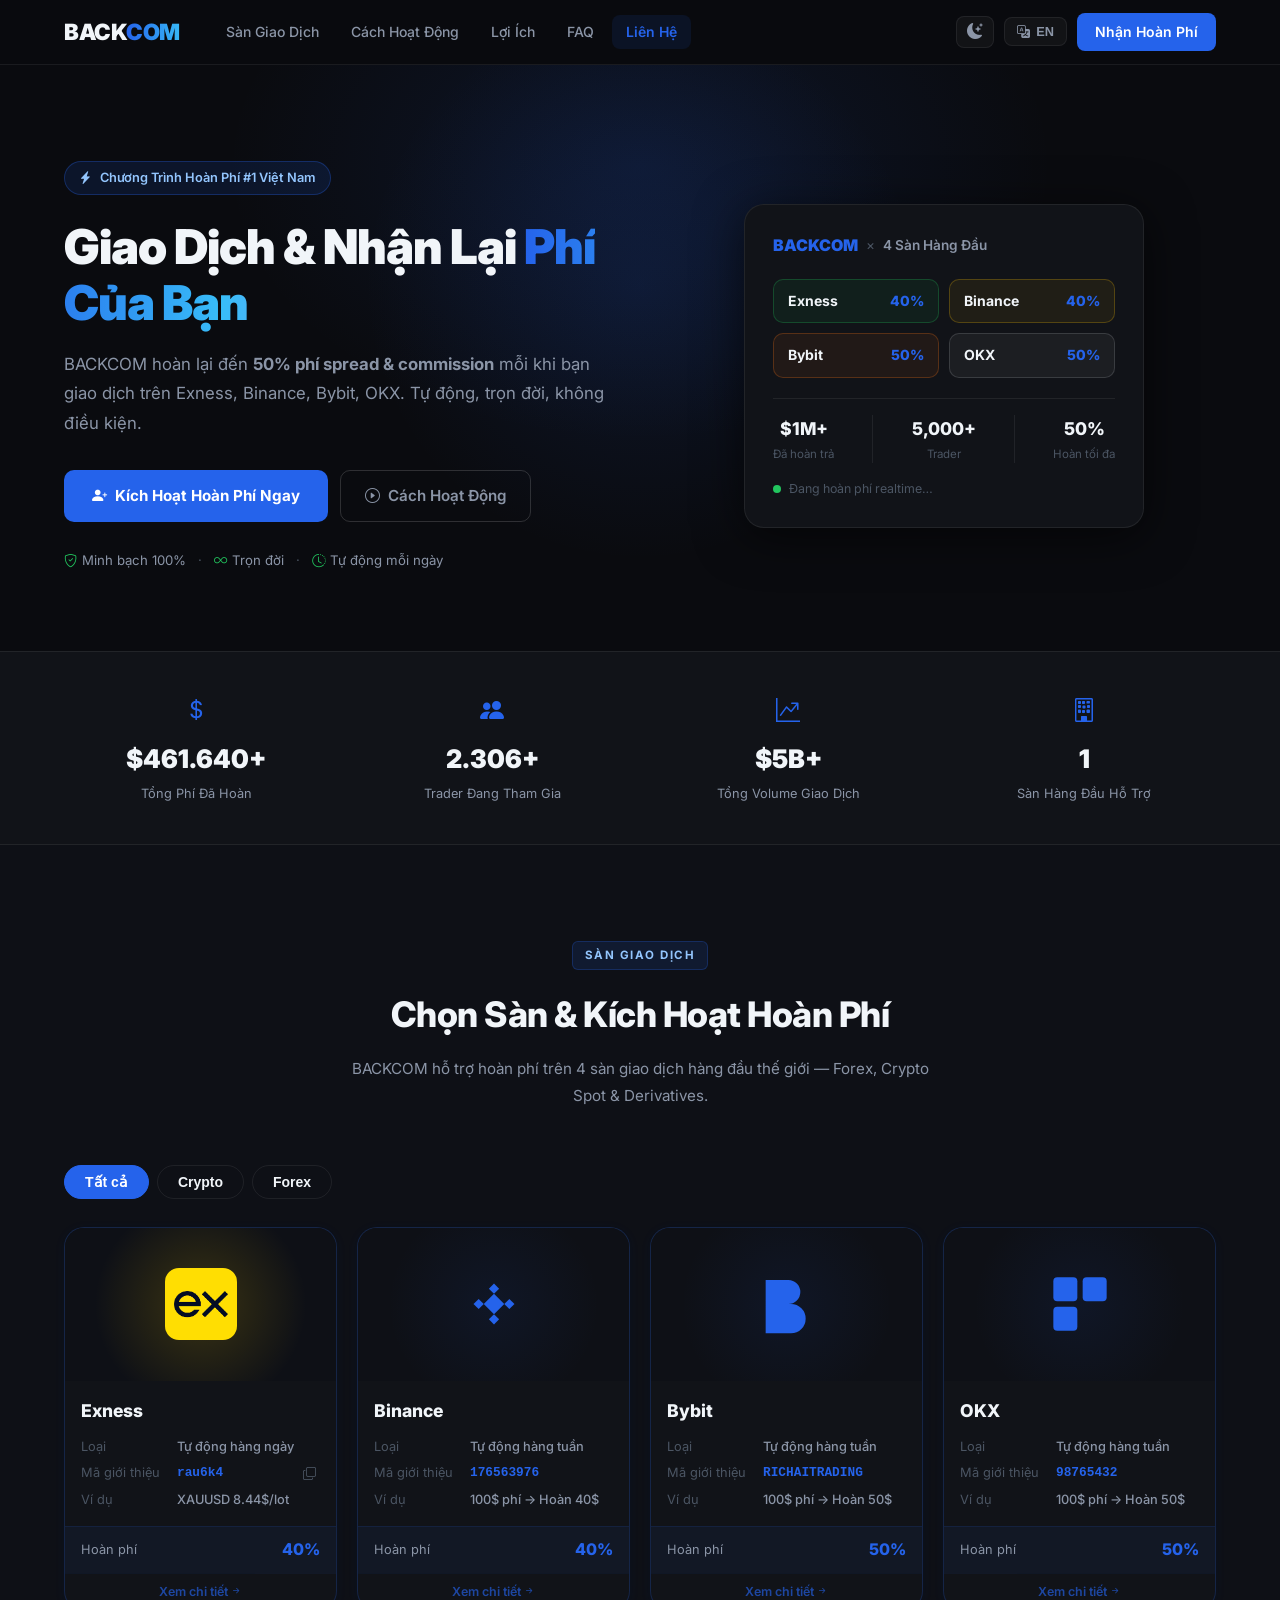
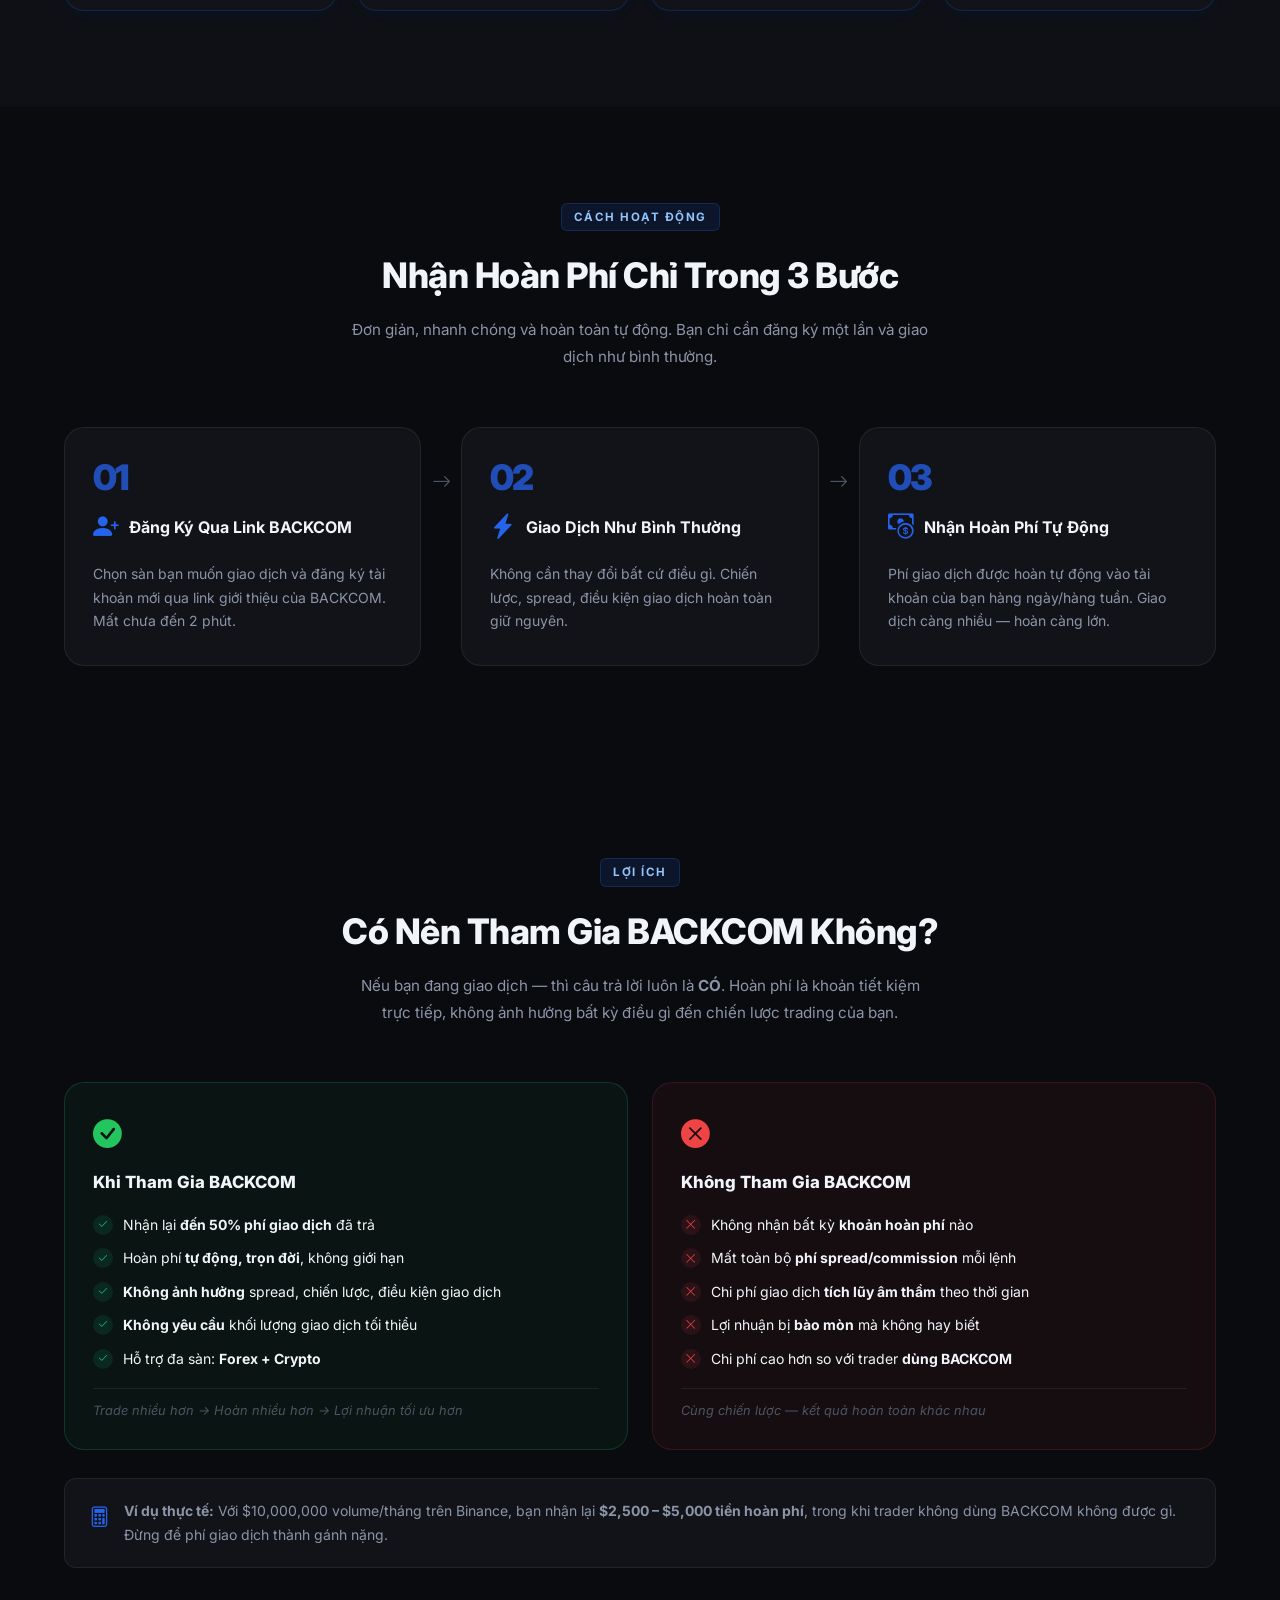
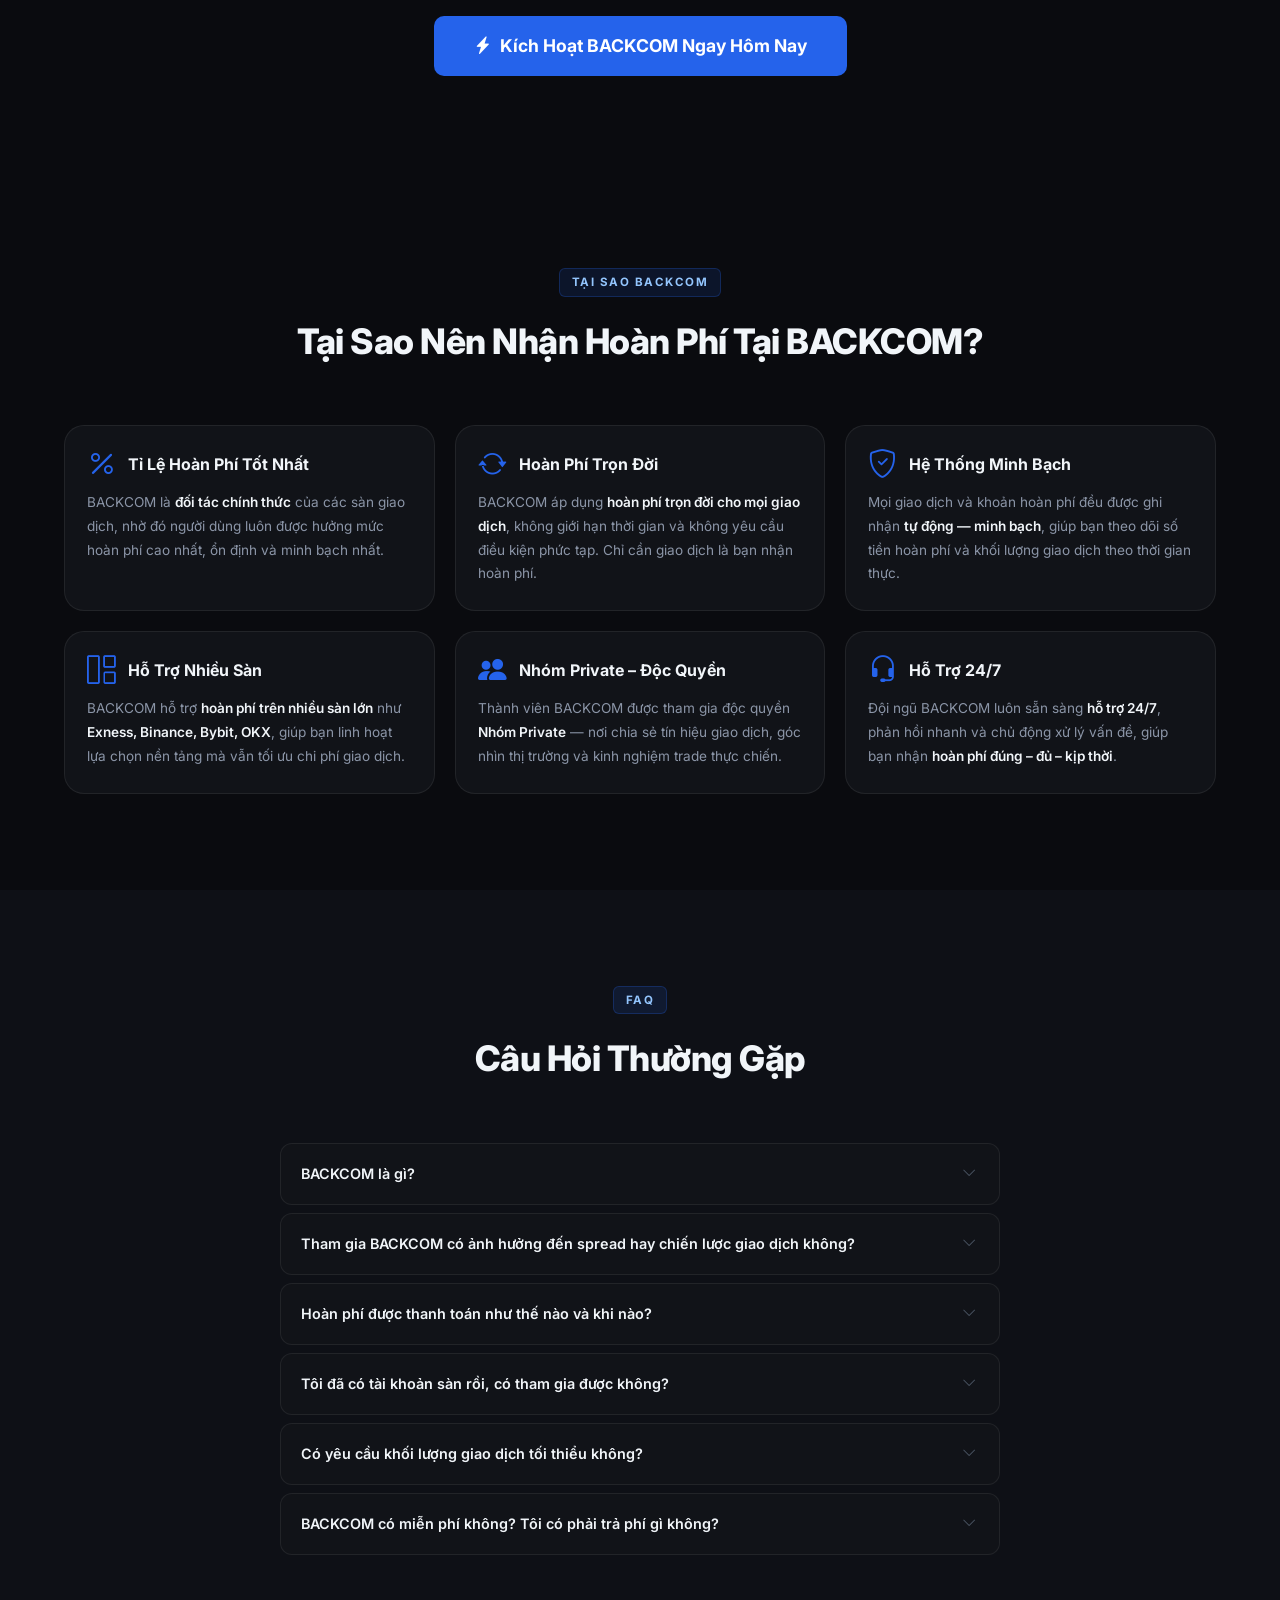
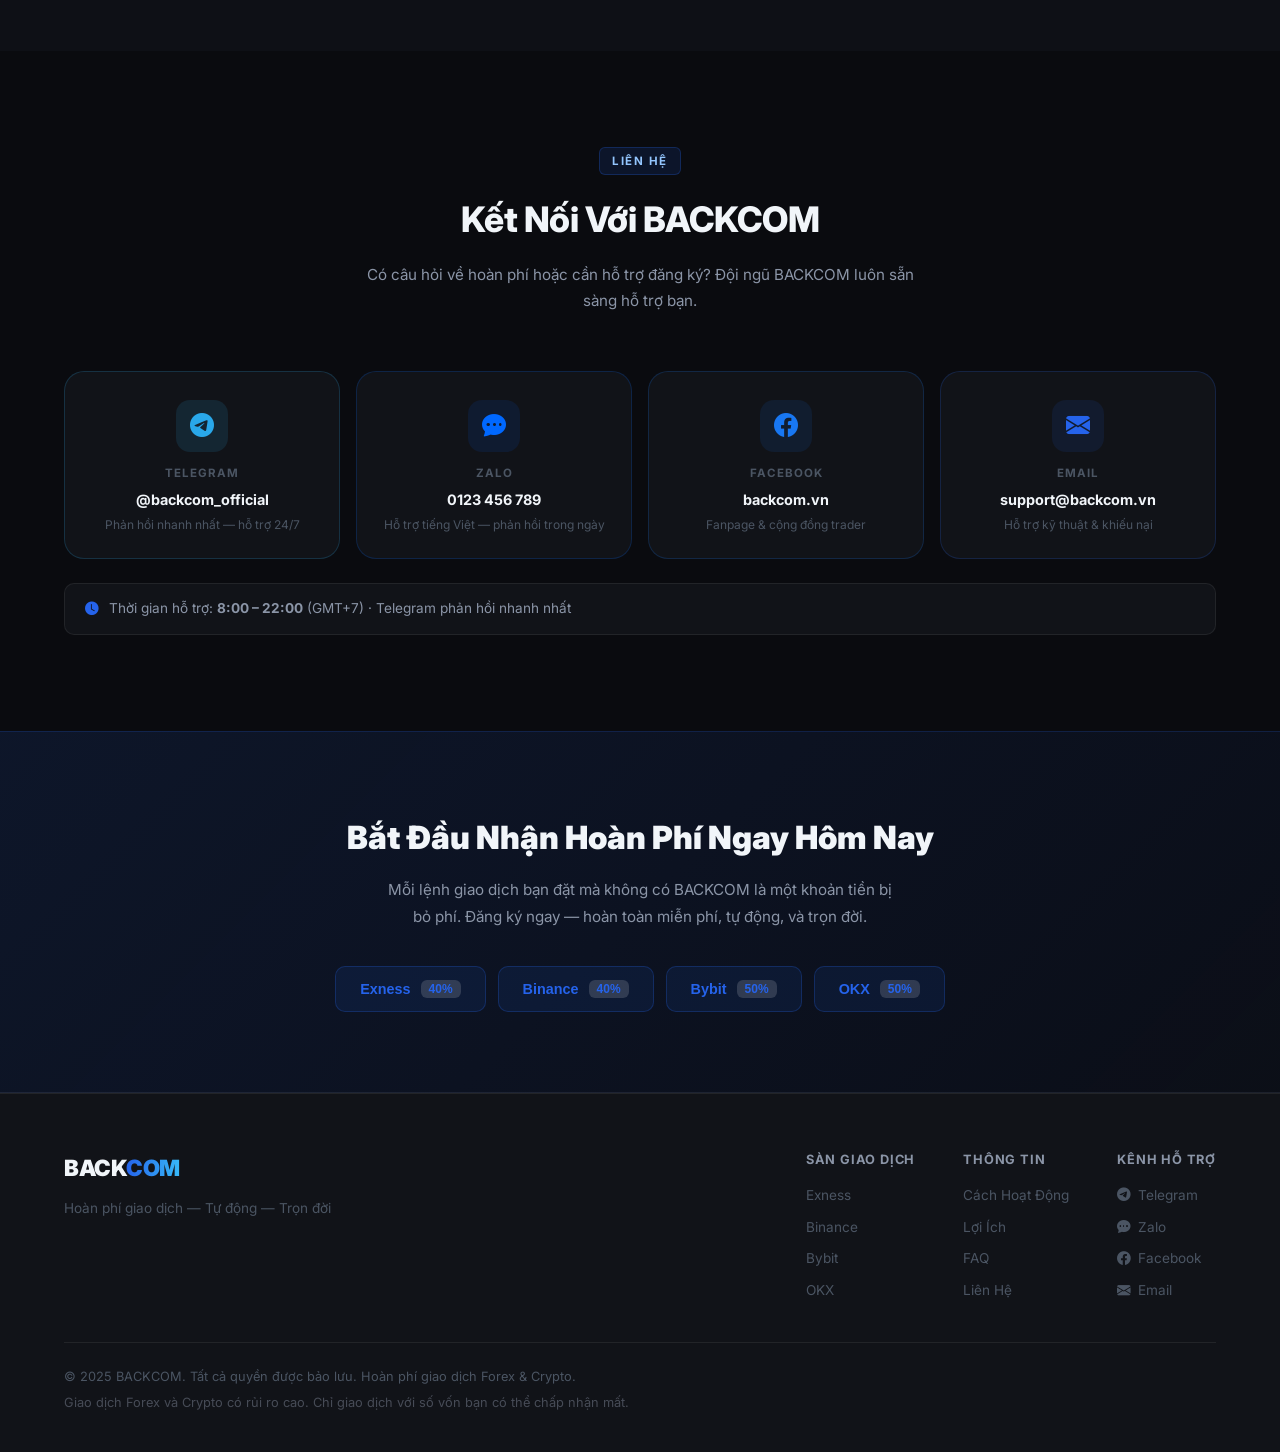
<file: index.html>
﻿<!DOCTYPE html>
<html lang="vi">
<head>
  <meta charset="UTF-8">
  <meta name="viewport" content="width=device-width, initial-scale=1.0">
  <title>BACKCOM – Hoàn Phí Giao Dịch Forex & Crypto</title>
  <meta name="description" content="BACKCOM – Chương trình hoàn phí giao dịch hàng đầu cho Exness, Binance, Bybit, OKX. Nhận lại đến 50% phí spread/commission mỗi ngày, tự động, trọn đời.">
  <link rel="stylesheet" href="https://cdn.jsdelivr.net/npm/bootstrap-icons@1.11.3/font/bootstrap-icons.min.css">
  <link rel="preconnect" href="https://fonts.googleapis.com">
  <link rel="preconnect" href="https://fonts.gstatic.com" crossorigin>
  <link href="https://fonts.googleapis.com/css2?family=Inter:wght@300;400;500;600;700;800;900&display=swap" rel="stylesheet">
  <link rel="stylesheet" href="style.css">
  <script>
    if (localStorage.getItem('backcom-theme') === 'light') {
      document.documentElement.classList.add('light');
    }
  </script>
</head>
<body>

<!-- ===== SVG BROKER LOGO DEFS ===== -->
<svg style="display:none" aria-hidden="true">
  <defs>
    <!-- Exness: open-ring "e" with horizontal bar -->
    <symbol id="logo-exness" viewBox="0 0 24 24">
      <path d="M20.66 7A10 10 0 1 0 20.66 17" fill="none" stroke="currentColor" stroke-width="2.2" stroke-linecap="round"/>
      <line x1="2" y1="12" x2="20.5" y2="12" fill="none" stroke="currentColor" stroke-width="2.2" stroke-linecap="round"/>
    </symbol>
    <!-- Binance: 5-diamond star pattern -->
    <symbol id="logo-binance" viewBox="0 0 50 50">
      <polygon points="25,17 33,25 25,33 17,25" fill="currentColor"/>
      <polygon points="25,9 29,13 25,17 21,13" fill="currentColor"/>
      <polygon points="37,21 41,25 37,29 33,25" fill="currentColor"/>
      <polygon points="25,33 29,37 25,41 21,37" fill="currentColor"/>
      <polygon points="13,21 17,25 13,29 9,25" fill="currentColor"/>
    </symbol>
    <!-- Bybit: double-B angular mark -->
    <symbol id="logo-bybit" viewBox="0 0 24 24">
      <path d="M4 3h8.5a4.5 4.5 0 0 1 0 9H4V3zm0 9h9.5a5.5 5.5 0 0 1 0 11H4V12z" fill="currentColor"/>
    </symbol>
    <!-- OKX: 3-block L pattern -->
    <symbol id="logo-okx" viewBox="0 0 24 24">
      <rect x="2" y="2" width="9" height="9" rx="1.5" fill="currentColor"/>
      <rect x="13" y="2" width="9" height="9" rx="1.5" fill="currentColor"/>
      <rect x="2" y="13" width="9" height="9" rx="1.5" fill="currentColor"/>
    </symbol>
  </defs>
</svg>

<!-- ===== NAVBAR ===== -->
<nav class="navbar" id="navbar">
  <div class="nav-inner">
    <a href="#" class="nav-logo">
      <span class="logo-back">BACK</span><span class="logo-com">COM</span>
    </a>
    <div class="nav-links">
      <a href="#brokers" class="nav-link vi-text">Sàn Giao Dịch</a>
      <a href="#brokers" class="nav-link en-text" style="display:none;">Brokers</a>
      <a href="#how-it-works" class="nav-link vi-text">Cách Hoạt Động</a>
      <a href="#how-it-works" class="nav-link en-text" style="display:none;">How It Works</a>
      <a href="#why-backcom" class="nav-link vi-text">Lợi Ích</a>
      <a href="#why-backcom" class="nav-link en-text" style="display:none;">Benefits</a>
      <a href="#faq" class="nav-link vi-text">FAQ</a>
      <a href="#faq" class="nav-link en-text" style="display:none;">FAQ</a>
      <a href="#contact" class="nav-link vi-text">Liên Hệ</a>
      <a href="#contact" class="nav-link en-text" style="display:none;">Contact</a>
    </div>
    <div class="nav-right">
      <button class="theme-toggle" id="themeToggle" onclick="toggleTheme()" title="Chuyển giao diện">
        <i class="bi bi-sun-fill icon-sun"></i>
        <i class="bi bi-moon-stars-fill icon-moon"></i>
      </button>
      <button class="lang-toggle" id="langToggle" onclick="toggleLang()">
        <i class="bi bi-translate"></i>
        <span id="langLabel">EN</span>
      </button>
      <a href="#brokers" class="btn-nav-cta vi-text">Nhận Hoàn Phí</a>
      <a href="#brokers" class="btn-nav-cta en-text" style="display:none;">Get Rebates</a>
      <button class="nav-hamburger" id="navHamburger" onclick="toggleMenu()">
        <i class="bi bi-list"></i>
      </button>
    </div>
  </div>
  <div class="nav-mobile" id="navMobile">
    <a href="#brokers" class="nav-mobile-link vi-text" onclick="toggleMenu()">Sàn Giao Dịch</a>
    <a href="#brokers" class="nav-mobile-link en-text" style="display:none;" onclick="toggleMenu()">Brokers</a>
    <a href="#how-it-works" class="nav-mobile-link vi-text" onclick="toggleMenu()">Cách Hoạt Động</a>
    <a href="#how-it-works" class="nav-mobile-link en-text" style="display:none;" onclick="toggleMenu()">How It Works</a>
    <a href="#why-backcom" class="nav-mobile-link vi-text" onclick="toggleMenu()">Lợi Ích</a>
    <a href="#why-backcom" class="nav-mobile-link en-text" style="display:none;" onclick="toggleMenu()">Benefits</a>
    <a href="#faq" class="nav-mobile-link vi-text" onclick="toggleMenu()">FAQ</a>
    <a href="#faq" class="nav-mobile-link en-text" style="display:none;" onclick="toggleMenu()">FAQ</a>
    <a href="#contact" class="nav-mobile-link vi-text" onclick="toggleMenu()">Liên Hệ</a>
    <a href="#contact" class="nav-mobile-link en-text" style="display:none;" onclick="toggleMenu()">Contact</a>
  </div>
</nav>

<!-- ===== HERO ===== -->
<section class="hero" id="hero">
  <div class="hero-bg-glow"></div>
  <div class="container">
    <div class="hero-inner">
      <div class="hero-left">
        <div class="hero-badge">
          <i class="bi bi-lightning-charge-fill"></i>
          <span class="vi-text">Chương Trình Hoàn Phí #1 Việt Nam</span>
          <span class="en-text" style="display:none;">#1 Trading Rebate Program</span>
        </div>
        <h1 class="hero-title">
          <span class="vi-text">Giao Dịch & Nhận Lại <span class="accent-text">Phí Của Bạn</span></span>
          <span class="en-text" style="display:none;">Trade & Get <span class="accent-text">Your Fees Back</span></span>
        </h1>
        <p class="hero-desc vi-text">
          BACKCOM hoàn lại đến <strong>50% phí spread &amp; commission</strong> mỗi khi bạn giao dịch trên Exness, Binance, Bybit, OKX. Tự động, trọn đời, không điều kiện.
        </p>
        <p class="hero-desc en-text" style="display:none;">
          BACKCOM returns up to <strong>50% of spread &amp; commission fees</strong> every time you trade on Exness, Binance, Bybit, OKX. Automatic, lifetime, no conditions.
        </p>
        <div class="hero-actions">
          <a href="#brokers" class="btn-primary">
            <i class="bi bi-person-plus-fill"></i>
            <span class="vi-text">Kích Hoạt Hoàn Phí Ngay</span>
            <span class="en-text" style="display:none;">Activate Rebates Now</span>
          </a>
          <a href="#how-it-works" class="btn-outline">
            <i class="bi bi-play-circle"></i>
            <span class="vi-text">Cách Hoạt Động</span>
            <span class="en-text" style="display:none;">How It Works</span>
          </a>
        </div>
        <div class="hero-trust">
          <div class="trust-item">
            <i class="bi bi-shield-check text-green"></i>
            <span class="vi-text">Minh bạch 100%</span>
            <span class="en-text" style="display:none;">100% Transparent</span>
          </div>
          <div class="trust-sep">·</div>
          <div class="trust-item">
            <i class="bi bi-infinity text-green"></i>
            <span class="vi-text">Trọn đời</span>
            <span class="en-text" style="display:none;">Lifetime</span>
          </div>
          <div class="trust-sep">·</div>
          <div class="trust-item">
            <i class="bi bi-clock-history text-green"></i>
            <span class="vi-text">Tự động mỗi ngày</span>
            <span class="en-text" style="display:none;">Auto daily</span>
          </div>
        </div>
      </div>
      <div class="hero-right">
        <div class="hero-card">
          <div class="hero-card-header">
            <span class="hc-brand">BACKCOM</span>
            <span class="hc-sep">×</span>
            <span class="hc-multi vi-text">4 Sàn Hàng Đầu</span>
            <span class="hc-multi en-text" style="display:none;">4 Top Brokers</span>
          </div>
          <div class="hc-brokers">
            <div class="hc-broker-row">
              <div class="hc-broker-pill exness-pill">
                <span class="hc-broker-name">Exness</span>
                <span class="hc-broker-pct">40%</span>
              </div>
              <div class="hc-broker-pill binance-pill">
                <span class="hc-broker-name">Binance</span>
                <span class="hc-broker-pct">40%</span>
              </div>
            </div>
            <div class="hc-broker-row">
              <div class="hc-broker-pill bybit-pill">
                <span class="hc-broker-name">Bybit</span>
                <span class="hc-broker-pct">50%</span>
              </div>
              <div class="hc-broker-pill okx-pill">
                <span class="hc-broker-name">OKX</span>
                <span class="hc-broker-pct">50%</span>
              </div>
            </div>
          </div>
          <div class="hc-divider"></div>
          <div class="hc-stats-row">
            <div class="hc-stat">
              <div class="hc-stat-val">$1M+</div>
              <div class="hc-stat-label vi-text">Đã hoàn trả</div>
              <div class="hc-stat-label en-text" style="display:none;">Rebated</div>
            </div>
            <div class="hc-stat-sep"></div>
            <div class="hc-stat">
              <div class="hc-stat-val">5,000+</div>
              <div class="hc-stat-label vi-text">Trader</div>
              <div class="hc-stat-label en-text" style="display:none;">Traders</div>
            </div>
            <div class="hc-stat-sep"></div>
            <div class="hc-stat">
              <div class="hc-stat-val">50%</div>
              <div class="hc-stat-label vi-text">Hoàn tối đa</div>
              <div class="hc-stat-label en-text" style="display:none;">Max rebate</div>
            </div>
          </div>
          <div class="hc-pulse">
            <span class="pulse-dot"></span>
            <span class="vi-text">Đang hoàn phí realtime…</span>
            <span class="en-text" style="display:none;">Rebating in realtime…</span>
          </div>
        </div>
      </div>
    </div>
  </div>
</section>

<!-- ===== STATS BAR ===== -->
<section class="stats-bar">
  <div class="container">
    <div class="stats-grid">
      <div class="stat-box">
        <div class="stat-icon"><i class="bi bi-currency-dollar"></i></div>
        <div class="stat-val" data-count="1000000" data-prefix="$" data-suffix="+">$1,000,000+</div>
        <div class="stat-label vi-text">Tổng Phí Đã Hoàn</div>
        <div class="stat-label en-text" style="display:none;">Total Fees Rebated</div>
      </div>
      <div class="stat-box">
        <div class="stat-icon"><i class="bi bi-people-fill"></i></div>
        <div class="stat-val" data-count="5000" data-suffix="+">5,000+</div>
        <div class="stat-label vi-text">Trader Đang Tham Gia</div>
        <div class="stat-label en-text" style="display:none;">Active Traders</div>
      </div>
      <div class="stat-box">
        <div class="stat-icon"><i class="bi bi-graph-up-arrow"></i></div>
        <div class="stat-val">$5B+</div>
        <div class="stat-label vi-text">Tổng Volume Giao Dịch</div>
        <div class="stat-label en-text" style="display:none;">Total Trading Volume</div>
      </div>
      <div class="stat-box">
        <div class="stat-icon"><i class="bi bi-building"></i></div>
        <div class="stat-val" data-count="4">4</div>
        <div class="stat-label vi-text">Sàn Hàng Đầu Hỗ Trợ</div>
        <div class="stat-label en-text" style="display:none;">Top Brokers Supported</div>
      </div>
    </div>
  </div>
</section>

<!-- ===== HOW IT WORKS ===== -->
<!-- ===== BROKERS ===== -->
<section class="section section-alt" id="brokers">
  <div class="container">
    <div class="section-header">
      <div class="section-badge vi-text">SÀN GIAO DỊCH</div>
      <div class="section-badge en-text" style="display:none;">SUPPORTED BROKERS</div>
      <h2 class="section-title vi-text">Chọn Sàn & Kích Hoạt Hoàn Phí</h2>
      <h2 class="section-title en-text" style="display:none;">Choose Your Broker & Activate Rebates</h2>
      <p class="section-subtitle vi-text">BACKCOM hỗ trợ hoàn phí trên 4 sàn giao dịch hàng đầu thế giới — Forex, Crypto Spot & Derivatives.</p>
      <p class="section-subtitle en-text" style="display:none;">BACKCOM supports rebates on 4 of the world's top brokers — Forex, Crypto Spot & Derivatives.</p>
    </div>

    <!-- BROKER FILTER TABS -->
    <div class="blist-tabs">
      <button class="blist-tab active" onclick="filterBrokers('all',this)">
        <span class="vi-text">Tất cả</span><span class="en-text" style="display:none;">All</span>
      </button>
      <button class="blist-tab" onclick="filterBrokers('crypto',this)">Crypto</button>
      <button class="blist-tab" onclick="filterBrokers('forex',this)">Forex</button>
    </div>

    <!-- BROKER CARDS GRID -->
    <div class="broker-cards-grid">

      <!-- EXNESS CARD -->
      <a href="brokers/exness.html" class="broker-card" data-cat="forex" style="--logo-glow: rgba(255,208,0,.18);">
        <div class="bcard-logo-wrap">
          <img src="assets/logos/Exness.png" alt="Exness" class="bcard-logo-img">
        </div>
        <div class="bcard-body">
          <div class="bcard-name">Exness</div>
          <div class="bcard-meta">
            <div class="bcard-row">
              <span class="bcard-lbl vi-text">Loại</span>
              <span class="bcard-lbl en-text" style="display:none;">Type</span>
              <span class="bcard-val vi-text">Tự động hàng ngày</span>
              <span class="bcard-val en-text" style="display:none;">Daily automatic</span>
            </div>
            <div class="bcard-row">
              <span class="bcard-lbl vi-text">Mã giới thiệu</span>
              <span class="bcard-lbl en-text" style="display:none;">Ref code</span>
              <span class="bcard-val bcard-code" data-ref="exness"></span>
              <button class="bcard-copy" data-copy-ref="exness"><i class="bi bi-copy"></i></button>
            </div>
            <div class="bcard-row">
              <span class="bcard-lbl vi-text">Ví dụ</span>
              <span class="bcard-lbl en-text" style="display:none;">Example</span>
              <span class="bcard-val vi-text">XAUUSD 8.44$/lot</span>
              <span class="bcard-val en-text" style="display:none;">XAUUSD $8.44/lot</span>
            </div>
          </div>
        </div>
        <div class="bcard-footer">
          <span class="bcard-footer-label vi-text">Hoàn phí</span>
          <span class="bcard-footer-label en-text" style="display:none;">Rebate</span>
          <span class="bcard-footer-pct">40%</span>
        </div>
        <div class="bcard-detail">
          <span class="vi-text">Xem chi tiết</span>
          <span class="en-text" style="display:none;">View details</span>
          <i class="bi bi-arrow-right-short"></i>
        </div>
      </a>

      <!-- BINANCE CARD -->
      <a href="brokers/binance.html" class="broker-card" data-cat="crypto">
        <div class="bcard-logo-wrap">
          <svg class="bcard-logo-svg" aria-hidden="true"><use href="#logo-binance"/></svg>
        </div>
        <div class="bcard-body">
          <div class="bcard-name">Binance</div>
          <div class="bcard-meta">
            <div class="bcard-row">
              <span class="bcard-lbl vi-text">Loại</span>
              <span class="bcard-lbl en-text" style="display:none;">Type</span>
              <span class="bcard-val vi-text">Tự động hàng tuần</span>
              <span class="bcard-val en-text" style="display:none;">Weekly automatic</span>
            </div>
            <div class="bcard-row">
              <span class="bcard-lbl vi-text">Mã giới thiệu</span>
              <span class="bcard-lbl en-text" style="display:none;">Ref code</span>
              <span class="bcard-val bcard-code" data-ref="binance"></span>
              <button class="bcard-copy" data-copy-ref="binance" <i class="bi bi-copy"></i></button>
            </div>
            <div class="bcard-row">
              <span class="bcard-lbl vi-text">Ví dụ</span>
              <span class="bcard-lbl en-text" style="display:none;">Example</span>
              <span class="bcard-val vi-text">100$ phí → Hoàn 40$</span>
              <span class="bcard-val en-text" style="display:none;">$100 fee → $40 back</span>
            </div>
          </div>
        </div>
        <div class="bcard-footer">
          <span class="bcard-footer-label vi-text">Hoàn phí</span>
          <span class="bcard-footer-label en-text" style="display:none;">Rebate</span>
          <span class="bcard-footer-pct">40%</span>
        </div>
        <div class="bcard-detail">
          <span class="vi-text">Xem chi tiết</span>
          <span class="en-text" style="display:none;">View details</span>
          <i class="bi bi-arrow-right-short"></i>
        </div>
      </a>

      <!-- BYBIT CARD -->
      <a href="brokers/bybit.html" class="broker-card" data-cat="crypto">
        <div class="bcard-logo-wrap">
          <svg class="bcard-logo-svg" aria-hidden="true"><use href="#logo-bybit"/></svg>
        </div>
        <div class="bcard-body">
          <div class="bcard-name">Bybit</div>
          <div class="bcard-meta">
            <div class="bcard-row">
              <span class="bcard-lbl vi-text">Loại</span>
              <span class="bcard-lbl en-text" style="display:none;">Type</span>
              <span class="bcard-val vi-text">Tự động hàng tuần</span>
              <span class="bcard-val en-text" style="display:none;">Weekly automatic</span>
            </div>
            <div class="bcard-row">
              <span class="bcard-lbl vi-text">Mã giới thiệu</span>
              <span class="bcard-lbl en-text" style="display:none;">Ref code</span>
              <span class="bcard-val bcard-code" data-ref="bybit"></span>
              <button class="bcard-copy" data-copy-ref="bybit" <i class="bi bi-copy"></i></button>
            </div>
            <div class="bcard-row">
              <span class="bcard-lbl vi-text">Ví dụ</span>
              <span class="bcard-lbl en-text" style="display:none;">Example</span>
              <span class="bcard-val vi-text">100$ phí → Hoàn 50$</span>
              <span class="bcard-val en-text" style="display:none;">$100 fee → $50 back</span>
            </div>
          </div>
        </div>
        <div class="bcard-footer">
          <span class="bcard-footer-label vi-text">Hoàn phí</span>
          <span class="bcard-footer-label en-text" style="display:none;">Rebate</span>
          <span class="bcard-footer-pct">50%</span>
        </div>
        <div class="bcard-detail">
          <span class="vi-text">Xem chi tiết</span>
          <span class="en-text" style="display:none;">View details</span>
          <i class="bi bi-arrow-right-short"></i>
        </div>
      </a>

      <!-- OKX CARD -->
      <a href="brokers/okx.html" class="broker-card" data-cat="crypto">
        <div class="bcard-logo-wrap">
          <svg class="bcard-logo-svg" aria-hidden="true"><use href="#logo-okx"/></svg>
        </div>
        <div class="bcard-body">
          <div class="bcard-name">OKX</div>
          <div class="bcard-meta">
            <div class="bcard-row">
              <span class="bcard-lbl vi-text">Loại</span>
              <span class="bcard-lbl en-text" style="display:none;">Type</span>
              <span class="bcard-val vi-text">Tự động hàng tuần</span>
              <span class="bcard-val en-text" style="display:none;">Weekly automatic</span>
            </div>
            <div class="bcard-row">
              <span class="bcard-lbl vi-text">Mã giới thiệu</span>
              <span class="bcard-lbl en-text" style="display:none;">Ref code</span>
              <span class="bcard-val bcard-code" data-ref="okx"></span>
              <button class="bcard-copy" data-copy-ref="okx" <i class="bi bi-copy"></i></button>
            </div>
            <div class="bcard-row">
              <span class="bcard-lbl vi-text">Ví dụ</span>
              <span class="bcard-lbl en-text" style="display:none;">Example</span>
              <span class="bcard-val vi-text">100$ phí → Hoàn 50$</span>
              <span class="bcard-val en-text" style="display:none;">$100 fee → $50 back</span>
            </div>
          </div>
        </div>
        <div class="bcard-footer">
          <span class="bcard-footer-label vi-text">Hoàn phí</span>
          <span class="bcard-footer-label en-text" style="display:none;">Rebate</span>
          <span class="bcard-footer-pct">50%</span>
        </div>
        <div class="bcard-detail">
          <span class="vi-text">Xem chi tiết</span>
          <span class="en-text" style="display:none;">View details</span>
          <i class="bi bi-arrow-right-short"></i>
        </div>
      </a>

    </div><!-- /.broker-cards-grid -->

    <!-- Anchor divs for legacy hash links -->
    <div id="broker-exness" style="display:none;"></div>
    <div id="broker-binance" style="display:none;"></div>
    <div id="broker-bybit" style="display:none;"></div>
    <div id="broker-okx" style="display:none;"></div>



  </div>
</section>

<!-- ===== HOW IT WORKS ===== -->
<section class="section" id="how-it-works">
  <div class="container">
    <div class="section-header">
      <div class="section-badge vi-text">CÁCH HOẠT ĐỘNG</div>
      <div class="section-badge en-text" style="display:none;">HOW IT WORKS</div>
      <h2 class="section-title vi-text">Nhận Hoàn Phí Chỉ Trong 3 Bước</h2>
      <h2 class="section-title en-text" style="display:none;">Get Rebates in Just 3 Steps</h2>
      <p class="section-subtitle vi-text">Đơn giản, nhanh chóng và hoàn toàn tự động. Bạn chỉ cần đăng ký một lần và giao dịch như bình thường.</p>
      <p class="section-subtitle en-text" style="display:none;">Simple, fast, and fully automatic. Register once and trade as usual.</p>
    </div>
    <div class="steps-grid">
      <div class="step-card">
        <div class="step-num">01</div>
        <div class="step-head">
          <div class="step-icon"><i class="bi bi-person-plus-fill"></i></div>
          <div class="step-title vi-text">Đăng Ký Qua Link BACKCOM</div>
          <div class="step-title en-text" style="display:none;">Register via BACKCOM Link</div>
        </div>
        <p class="step-desc vi-text">Chọn sàn bạn muốn giao dịch và đăng ký tài khoản mới qua link giới thiệu của BACKCOM. Mất chưa đến 2 phút.</p>
        <p class="step-desc en-text" style="display:none;">Choose your preferred broker and register a new account via BACKCOM's referral link. Takes less than 2 minutes.</p>
      </div>
      <div class="step-arrow"><i class="bi bi-arrow-right"></i></div>
      <div class="step-card">
        <div class="step-num">02</div>
        <div class="step-head">
          <div class="step-icon"><i class="bi bi-lightning-charge-fill"></i></div>
          <div class="step-title vi-text">Giao Dịch Như Bình Thường</div>
          <div class="step-title en-text" style="display:none;">Trade as Usual</div>
        </div>
        <p class="step-desc vi-text">Không cần thay đổi bất cứ điều gì. Chiến lược, spread, điều kiện giao dịch hoàn toàn giữ nguyên.</p>
        <p class="step-desc en-text" style="display:none;">No need to change anything. Your strategy, spreads, and trading conditions remain exactly the same.</p>
      </div>
      <div class="step-arrow"><i class="bi bi-arrow-right"></i></div>
      <div class="step-card">
        <div class="step-num">03</div>
        <div class="step-head">
          <div class="step-icon"><i class="bi bi-cash-coin"></i></div>
          <div class="step-title vi-text">Nhận Hoàn Phí Tự Động</div>
          <div class="step-title en-text" style="display:none;">Receive Automatic Rebates</div>
        </div>
        <p class="step-desc vi-text">Phí giao dịch được hoàn tự động vào tài khoản của bạn hàng ngày/hàng tuần. Giao dịch càng nhiều — hoàn càng lớn.</p>
        <p class="step-desc en-text" style="display:none;">Trading fees are automatically rebated to your account daily/weekly. The more you trade — the more you earn back.</p>
      </div>
    </div>
  </div>
</section>

<!-- ===== WHY / COMPARISON ===== -->
<section class="section" id="why-backcom">
  <div class="container">
    <div class="section-header">
      <div class="section-badge vi-text">LỢI ÍCH</div>
      <div class="section-badge en-text" style="display:none;">BENEFITS</div>
      <h2 class="section-title vi-text">Có Nên Tham Gia BACKCOM Không?</h2>
      <h2 class="section-title en-text" style="display:none;">Should You Join BACKCOM?</h2>
      <p class="section-subtitle vi-text">Nếu bạn đang giao dịch — thì câu trả lời luôn là <strong>CÓ</strong>. Hoàn phí là khoản tiết kiệm trực tiếp, không ảnh hưởng bất kỳ điều gì đến chiến lược trading của bạn.</p>
      <p class="section-subtitle en-text" style="display:none;">If you're trading — the answer is always <strong>YES</strong>. Rebates are direct savings with zero impact on your trading strategy.</p>
    </div>
    <div class="cmp-grid">
      <div class="cmp-box cmp-yes">
        <div class="cmp-icon-wrap yes-icon"><i class="bi bi-check-circle-fill"></i></div>
        <div class="cmp-title vi-text">Khi Tham Gia BACKCOM</div>
        <div class="cmp-title en-text" style="display:none;">With BACKCOM</div>
        <ul class="cmp-list">
          <li>
            <i class="bi bi-check2"></i>
            <span class="vi-text">Nhận lại <strong>đến 50% phí giao dịch</strong> đã trả</span>
            <span class="en-text" style="display:none;">Get back <strong>up to 50% of trading fees</strong> paid</span>
          </li>
          <li>
            <i class="bi bi-check2"></i>
            <span class="vi-text">Hoàn phí <strong>tự động, trọn đời</strong>, không giới hạn</span>
            <span class="en-text" style="display:none;"><strong>Automatic, lifetime</strong> rebates — unlimited</span>
          </li>
          <li>
            <i class="bi bi-check2"></i>
            <span class="vi-text"><strong>Không ảnh hưởng</strong> spread, chiến lược, điều kiện giao dịch</span>
            <span class="en-text" style="display:none;"><strong>Zero impact</strong> on spreads, strategy, or trading conditions</span>
          </li>
          <li>
            <i class="bi bi-check2"></i>
            <span class="vi-text"><strong>Không yêu cầu</strong> khối lượng giao dịch tối thiểu</span>
            <span class="en-text" style="display:none;"><strong>No minimum</strong> trading volume required</span>
          </li>
          <li>
            <i class="bi bi-check2"></i>
            <span class="vi-text">Hỗ trợ đa sàn: <strong>Forex + Crypto</strong></span>
            <span class="en-text" style="display:none;">Multi-broker support: <strong>Forex + Crypto</strong></span>
          </li>
        </ul>
        <div class="cmp-footer vi-text">Trade nhiều hơn → Hoàn nhiều hơn → Lợi nhuận tối ưu hơn</div>
        <div class="cmp-footer en-text" style="display:none;">Trade more → Earn more rebates → Optimize your profits</div>
      </div>
      <div class="cmp-box cmp-no">
        <div class="cmp-icon-wrap no-icon"><i class="bi bi-x-circle-fill"></i></div>
        <div class="cmp-title vi-text">Không Tham Gia BACKCOM</div>
        <div class="cmp-title en-text" style="display:none;">Without BACKCOM</div>
        <ul class="cmp-list">
          <li>
            <i class="bi bi-x-lg"></i>
            <span class="vi-text">Không nhận bất kỳ <strong>khoản hoàn phí</strong> nào</span>
            <span class="en-text" style="display:none;">Receive <strong>zero rebates</strong> of any kind</span>
          </li>
          <li>
            <i class="bi bi-x-lg"></i>
            <span class="vi-text">Mất toàn bộ <strong>phí spread/commission</strong> mỗi lệnh</span>
            <span class="en-text" style="display:none;">Lose all <strong>spread/commission fees</strong> on every order</span>
          </li>
          <li>
            <i class="bi bi-x-lg"></i>
            <span class="vi-text">Chi phí giao dịch <strong>tích lũy âm thầm</strong> theo thời gian</span>
            <span class="en-text" style="display:none;">Trading costs silently <strong>accumulate</strong> over time</span>
          </li>
          <li>
            <i class="bi bi-x-lg"></i>
            <span class="vi-text">Lợi nhuận bị <strong>bào mòn</strong> mà không hay biết</span>
            <span class="en-text" style="display:none;">Profits are <strong>silently eroded</strong> without realizing</span>
          </li>
          <li>
            <i class="bi bi-x-lg"></i>
            <span class="vi-text">Chi phí cao hơn so với trader <strong>dùng BACKCOM</strong></span>
            <span class="en-text" style="display:none;">Higher costs than traders <strong>using BACKCOM</strong></span>
          </li>
        </ul>
        <div class="cmp-footer vi-text">Cùng chiến lược — kết quả hoàn toàn khác nhau</div>
        <div class="cmp-footer en-text" style="display:none;">Same strategy — completely different results</div>
      </div>
    </div>
    <div class="example-box">
      <i class="bi bi-calculator" style="color:var(--accent);font-size:1.3rem;flex-shrink:0;"></i>
      <div>
        <p class="vi-text" style="margin:0;"><strong>Ví dụ thực tế:</strong> Với $10,000,000 volume/tháng trên Binance, bạn nhận lại <strong>$2,500 – $5,000 tiền hoàn phí</strong>, trong khi trader không dùng BACKCOM không được gì. Đừng để phí giao dịch thành gánh nặng.</p>
        <p class="en-text" style="display:none;margin:0;"><strong>Real example:</strong> With $10M monthly volume on Binance, you earn back <strong>$2,500–$5,000 in rebates</strong>, while traders not using BACKCOM earn nothing. Don't let fees eat your profits.</p>
      </div>
    </div>
    <div style="text-align:center;margin-top:48px;">
      <a href="#brokers" class="btn-primary" style="font-size:1.1rem;padding:16px 40px;">
        <i class="bi bi-lightning-charge-fill"></i>
        <span class="vi-text">Kích Hoạt BACKCOM Ngay Hôm Nay</span>
        <span class="en-text" style="display:none;">Activate BACKCOM Today</span>
      </a>
    </div>
  </div>
</section>

<!-- ===== FEATURES SECTION ===== -->
<section class="section" id="features">
  <div class="container">
    <div class="section-header">
      <div class="section-badge vi-text">TẠI SAO BACKCOM</div>
      <div class="section-badge en-text" style="display:none;">WHY BACKCOM</div>
      <h2 class="section-title vi-text">Tại Sao Nên Nhận Hoàn Phí Tại BACKCOM?</h2>
      <h2 class="section-title en-text" style="display:none;">Why Choose BACKCOM For Rebates?</h2>
    </div>
    <div class="feat-grid">
      <div class="feat-card">
        <div class="feat-head">
          <div class="feat-icon"><i class="bi bi-percent"></i></div>
          <div class="feat-title vi-text">Tỉ Lệ Hoàn Phí Tốt Nhất</div>
          <div class="feat-title en-text" style="display:none;">Best Rebate Rate</div>
        </div>
        <p class="feat-desc vi-text">BACKCOM là <strong>đối tác chính thức</strong> của các sàn giao dịch, nhờ đó người dùng luôn được hưởng mức hoàn phí cao nhất, ổn định và minh bạch nhất.</p>
        <p class="feat-desc en-text" style="display:none;">BACKCOM is an <strong>official broker partner</strong>, giving you the highest, most stable and transparent rebate rates available.</p>
      </div>
      <div class="feat-card">
        <div class="feat-head">
          <div class="feat-icon"><i class="bi bi-arrow-repeat"></i></div>
          <div class="feat-title vi-text">Hoàn Phí Trọn Đời</div>
          <div class="feat-title en-text" style="display:none;">Lifetime Rebates</div>
        </div>
        <p class="feat-desc vi-text">BACKCOM áp dụng <strong>hoàn phí trọn đời cho mọi giao dịch</strong>, không giới hạn thời gian và không yêu cầu điều kiện phức tạp. Chỉ cần giao dịch là bạn nhận hoàn phí.</p>
        <p class="feat-desc en-text" style="display:none;">BACKCOM provides <strong>lifetime rebates on every trade</strong> — no time limits, no complex conditions. Trade and earn, simple as that.</p>
      </div>
      <div class="feat-card">
        <div class="feat-head">
          <div class="feat-icon"><i class="bi bi-shield-check"></i></div>
          <div class="feat-title vi-text">Hệ Thống Minh Bạch</div>
          <div class="feat-title en-text" style="display:none;">Transparent System</div>
        </div>
        <p class="feat-desc vi-text">Mọi giao dịch và khoản hoàn phí đều được ghi nhận <strong>tự động — minh bạch</strong>, giúp bạn theo dõi số tiền hoàn phí và khối lượng giao dịch theo thời gian thực.</p>
        <p class="feat-desc en-text" style="display:none;">Every trade and rebate is logged <strong>automatically and transparently</strong> — track your earnings and trade volume in real time.</p>
      </div>
      <div class="feat-card">
        <div class="feat-head">
          <div class="feat-icon"><i class="bi bi-grid-1x2"></i></div>
          <div class="feat-title vi-text">Hỗ Trợ Nhiều Sàn</div>
          <div class="feat-title en-text" style="display:none;">Multi-Broker Support</div>
        </div>
        <p class="feat-desc vi-text">BACKCOM hỗ trợ <strong>hoàn phí trên nhiều sàn lớn</strong> như <strong>Exness, Binance, Bybit, OKX</strong>, giúp bạn linh hoạt lựa chọn nền tảng mà vẫn tối ưu chi phí giao dịch.</p>
        <p class="feat-desc en-text" style="display:none;">BACKCOM supports <strong>rebates across major brokers</strong> including <strong>Exness, Binance, Bybit, OKX</strong> — flexible choice, optimized costs.</p>
      </div>
      <div class="feat-card">
        <div class="feat-head">
          <div class="feat-icon"><i class="bi bi-people-fill"></i></div>
          <div class="feat-title vi-text">Nhóm Private – Độc Quyền</div>
          <div class="feat-title en-text" style="display:none;">Exclusive Private Group</div>
        </div>
        <p class="feat-desc vi-text">Thành viên BACKCOM được tham gia độc quyền <strong>Nhóm Private</strong> — nơi chia sẻ tín hiệu giao dịch, góc nhìn thị trường và kinh nghiệm trade thực chiến.</p>
        <p class="feat-desc en-text" style="display:none;">BACKCOM members get exclusive access to the <strong>Private Group</strong> — trading signals, market insights, and real trading experience to sharpen your edge.</p>
      </div>
      <div class="feat-card">
        <div class="feat-head">
          <div class="feat-icon"><i class="bi bi-headset"></i></div>
          <div class="feat-title vi-text">Hỗ Trợ 24/7</div>
          <div class="feat-title en-text" style="display:none;">24/7 Support</div>
        </div>
        <p class="feat-desc vi-text">Đội ngũ BACKCOM luôn sẵn sàng <strong>hỗ trợ 24/7</strong>, phản hồi nhanh và chủ động xử lý vấn đề, giúp bạn nhận <strong>hoàn phí đúng – đủ – kịp thời</strong>.</p>
        <p class="feat-desc en-text" style="display:none;">BACKCOM's team is available <strong>24/7</strong> — responding fast and proactively so you receive rebates <strong>accurately and on time</strong>.</p>
      </div>
    </div>
  </div>
</section>

<!-- ===== FAQ ===== -->
<section class="section section-alt" id="faq">
  <div class="container">
    <div class="section-header">
      <div class="section-badge">FAQ</div>
      <h2 class="section-title vi-text">Câu Hỏi Thường Gặp</h2>
      <h2 class="section-title en-text" style="display:none;">Frequently Asked Questions</h2>
    </div>
    <div class="faq-list">

      <div class="faq-item" onclick="toggleFaq(this)">
        <div class="faq-q">
          <span class="vi-text">BACKCOM là gì?</span>
          <span class="en-text" style="display:none;">What is BACKCOM?</span>
          <i class="bi bi-chevron-down faq-arrow"></i>
        </div>
        <div class="faq-a">
          <p class="vi-text">BACKCOM là chương trình hoàn phí giao dịch (trading rebate/cashback) — giúp trader nhận lại một phần phí spread và commission đã trả cho sàn, mỗi khi đặt lệnh giao dịch. Hoàn phí được tự động tính và trả định kỳ.</p>
          <p class="en-text" style="display:none;">BACKCOM is a trading rebate/cashback program — it helps traders earn back a portion of the spread and commission fees paid to the broker on every trade. Rebates are automatically calculated and paid periodically.</p>
        </div>
      </div>

      <div class="faq-item" onclick="toggleFaq(this)">
        <div class="faq-q">
          <span class="vi-text">Tham gia BACKCOM có ảnh hưởng đến spread hay chiến lược giao dịch không?</span>
          <span class="en-text" style="display:none;">Does joining BACKCOM affect my spread or trading strategy?</span>
          <i class="bi bi-chevron-down faq-arrow"></i>
        </div>
        <div class="faq-a">
          <p class="vi-text"><strong>Hoàn toàn không.</strong> Spread, đòn bẩy, điều kiện giao dịch và tất cả các tính năng của sàn hoàn toàn giữ nguyên. BACKCOM chỉ hoàn lại một phần phí mà sàn đã chia sẻ lại cho đối tác.</p>
          <p class="en-text" style="display:none;"><strong>Not at all.</strong> Spreads, leverage, trading conditions, and all broker features remain exactly the same. BACKCOM simply returns a portion of fees that the broker shares with its partners.</p>
        </div>
      </div>

      <div class="faq-item" onclick="toggleFaq(this)">
        <div class="faq-q">
          <span class="vi-text">Hoàn phí được thanh toán như thế nào và khi nào?</span>
          <span class="en-text" style="display:none;">How and when are rebates paid?</span>
          <i class="bi bi-chevron-down faq-arrow"></i>
        </div>
        <div class="faq-a">
          <p class="vi-text">Tùy theo từng sàn: Exness hoàn hàng ngày, Binance hoàn mỗi thứ Hai, Bybit và OKX hoàn hàng tuần. Tất cả đều tự động — bạn không cần thao tác gì thêm sau khi đăng ký.</p>
          <p class="en-text" style="display:none;">It depends on the broker: Exness rebates daily, Binance pays every Monday, Bybit and OKX pay weekly. All are automatic — no manual action needed after registration.</p>
        </div>
      </div>

      <div class="faq-item" onclick="toggleFaq(this)">
        <div class="faq-q">
          <span class="vi-text">Tôi đã có tài khoản sàn rồi, có tham gia được không?</span>
          <span class="en-text" style="display:none;">I already have a broker account — can I still join?</span>
          <i class="bi bi-chevron-down faq-arrow"></i>
        </div>
        <div class="faq-a">
          <p class="vi-text"><strong>Có thể</strong>, tùy thuộc vào sàn và điều kiện tài khoản. Với Exness: bạn có thể tạo tài khoản mới bằng email khác hoặc đổi IB Partner. Với Binance: có thể liên kết mã giới thiệu nếu tài khoản chưa có mã và không giao dịch 6 tháng. Xem hướng dẫn cụ thể tại mỗi sàn bên trên.</p>
          <p class="en-text" style="display:none;"><strong>Yes, possibly</strong>, depending on the broker and account conditions. For Exness: create a new account with a different email or switch IB partners. For Binance: link a referral code if the account has none and hasn't traded in 6 months. See specific guides per broker above.</p>
        </div>
      </div>

      <div class="faq-item" onclick="toggleFaq(this)">
        <div class="faq-q">
          <span class="vi-text">Có yêu cầu khối lượng giao dịch tối thiểu không?</span>
          <span class="en-text" style="display:none;">Is there a minimum trading volume requirement?</span>
          <i class="bi bi-chevron-down faq-arrow"></i>
        </div>
        <div class="faq-a">
          <p class="vi-text"><strong>Không.</strong> Dù bạn giao dịch ít hay nhiều, mỗi lệnh đặt đều được tính hoàn phí. Giao dịch càng nhiều — hoàn phí càng lớn.</p>
          <p class="en-text" style="display:none;"><strong>No.</strong> Regardless of how much you trade, every order earns rebates. The more you trade — the more you earn back.</p>
        </div>
      </div>

      <div class="faq-item" onclick="toggleFaq(this)">
        <div class="faq-q">
          <span class="vi-text">BACKCOM có miễn phí không? Tôi có phải trả phí gì không?</span>
          <span class="en-text" style="display:none;">Is BACKCOM free? Are there any fees?</span>
          <i class="bi bi-chevron-down faq-arrow"></i>
        </div>
        <div class="faq-a">
          <p class="vi-text"><strong>Hoàn toàn miễn phí.</strong> Bạn không cần trả bất kỳ khoản phí nào. BACKCOM nhận hoa hồng từ sàn và chia sẻ phần lớn lại cho trader.</p>
          <p class="en-text" style="display:none;"><strong>Completely free.</strong> You pay nothing. BACKCOM earns commission from the broker and shares the majority back with traders.</p>
        </div>
      </div>

    </div>
  </div>
</section>

<!-- ===== CONTACT ===== -->
<section class="section" id="contact">
  <div class="container">
    <div class="section-header">
      <div class="section-badge vi-text">LIÊN HỆ</div>
      <div class="section-badge en-text" style="display:none;">CONTACT</div>
      <h2 class="section-title vi-text">Kết Nối Với BACKCOM</h2>
      <h2 class="section-title en-text" style="display:none;">Connect With BACKCOM</h2>
      <p class="section-subtitle vi-text">Có câu hỏi về hoàn phí hoặc cần hỗ trợ đăng ký? Đội ngũ BACKCOM luôn sẵn sàng hỗ trợ bạn.</p>
      <p class="section-subtitle en-text" style="display:none;">Have questions about rebates or need help registering? The BACKCOM team is always ready to assist you.</p>
    </div>

    <div class="contact-grid">

      <!-- Telegram -->
      <a class="contact-card telegram-card" id="contact-telegram" href="#" target="_blank" rel="noopener noreferrer">
        <div class="contact-icon telegram-icon">
          <i class="bi bi-telegram"></i>
        </div>
        <div class="contact-body">
          <div class="contact-name">Telegram</div>
          <div class="contact-handle" id="ct-telegram-handle"></div>
          <div class="contact-desc vi-text" id="ct-telegram-desc-vi"></div>
          <div class="contact-desc en-text" id="ct-telegram-desc-en" style="display:none;"></div>
        </div>
        <div class="contact-arrow"><i class="bi bi-arrow-up-right"></i></div>
      </a>

      <!-- Zalo -->
      <a class="contact-card zalo-card" id="contact-zalo" href="#" target="_blank" rel="noopener noreferrer">
        <div class="contact-icon zalo-icon">
          <i class="bi bi-chat-dots-fill"></i>
        </div>
        <div class="contact-body">
          <div class="contact-name">Zalo</div>
          <div class="contact-handle" id="ct-zalo-handle"></div>
          <div class="contact-desc vi-text" id="ct-zalo-desc-vi"></div>
          <div class="contact-desc en-text" id="ct-zalo-desc-en" style="display:none;"></div>
        </div>
        <div class="contact-arrow"><i class="bi bi-arrow-up-right"></i></div>
      </a>

      <!-- Facebook -->
      <a class="contact-card facebook-card" id="contact-facebook" href="#" target="_blank" rel="noopener noreferrer">
        <div class="contact-icon facebook-icon">
          <i class="bi bi-facebook"></i>
        </div>
        <div class="contact-body">
          <div class="contact-name">Facebook</div>
          <div class="contact-handle" id="ct-facebook-handle"></div>
          <div class="contact-desc vi-text" id="ct-facebook-desc-vi"></div>
          <div class="contact-desc en-text" id="ct-facebook-desc-en" style="display:none;"></div>
        </div>
        <div class="contact-arrow"><i class="bi bi-arrow-up-right"></i></div>
      </a>

      <!-- Email -->
      <a class="contact-card email-card" id="contact-email" href="#" rel="noopener noreferrer">
        <div class="contact-icon email-icon">
          <i class="bi bi-envelope-fill"></i>
        </div>
        <div class="contact-body">
          <div class="contact-name">Email</div>
          <div class="contact-handle" id="ct-email-handle"></div>
          <div class="contact-desc vi-text" id="ct-email-desc-vi"></div>
          <div class="contact-desc en-text" id="ct-email-desc-en" style="display:none;"></div>
        </div>
        <div class="contact-arrow"><i class="bi bi-arrow-up-right"></i></div>
      </a>

    </div>

    <div class="contact-note">
      <i class="bi bi-clock-fill"></i>
      <span class="vi-text">Thời gian hỗ trợ: <strong>8:00 – 22:00</strong> (GMT+7) · Telegram phản hồi nhanh nhất</span>
      <span class="en-text" style="display:none;">Support hours: <strong>8:00 – 22:00</strong> (GMT+7) · Telegram has the fastest response</span>
    </div>
  </div>
</section>

<!-- ===== CTA FOOTER ===== -->
<section class="cta-section">
  <div class="container">
    <div class="cta-inner">
      <h2 class="cta-title vi-text">Bắt Đầu Nhận Hoàn Phí Ngay Hôm Nay</h2>
      <h2 class="cta-title en-text" style="display:none;">Start Earning Rebates Today</h2>
      <p class="cta-desc vi-text">Mỗi lệnh giao dịch bạn đặt mà không có BACKCOM là một khoản tiền bị bỏ phí. Đăng ký ngay — hoàn toàn miễn phí, tự động, và trọn đời.</p>
      <p class="cta-desc en-text" style="display:none;">Every trade you place without BACKCOM is money left on the table. Register now — completely free, automatic, and lifetime.</p>
      <div class="cta-btns">
        <button class="btn-cta-broker exness-cta" onclick="goToBroker('exness')">
          <span class="vi-text">Exness</span>
          <span class="cta-pct">40%</span>
        </button>
        <button class="btn-cta-broker binance-cta" onclick="goToBroker('binance')">
          <span>Binance</span>
          <span class="cta-pct">40%</span>
        </button>
        <button class="btn-cta-broker bybit-cta" onclick="goToBroker('bybit')">
          <span>Bybit</span>
          <span class="cta-pct">50%</span>
        </button>
        <button class="btn-cta-broker okx-cta" onclick="goToBroker('okx')">
          <span>OKX</span>
          <span class="cta-pct">50%</span>
        </button>
      </div>
    </div>
  </div>
</section>

<!-- ===== FOOTER ===== -->
<footer class="footer">
  <div class="container">
    <div class="footer-inner">
      <div class="footer-brand">
        <div class="nav-logo" style="margin-bottom:12px;">
          <span class="logo-back">BACK</span><span class="logo-com">COM</span>
        </div>
        <p class="footer-tagline vi-text">Hoàn phí giao dịch — Tự động — Trọn đời</p>
        <p class="footer-tagline en-text" style="display:none;">Trading rebates — Automatic — Lifetime</p>
      </div>
      <div class="footer-links">
        <div class="footer-col">
          <div class="footer-col-title vi-text">Sàn Giao Dịch</div>
          <div class="footer-col-title en-text" style="display:none;">Brokers</div>
          <a href="#broker-exness" class="footer-link">Exness</a>
          <a href="#broker-binance" class="footer-link">Binance</a>
          <a href="#broker-bybit" class="footer-link">Bybit</a>
          <a href="#broker-okx" class="footer-link">OKX</a>
        </div>
        <div class="footer-col">
          <div class="footer-col-title vi-text">Thông Tin</div>
          <div class="footer-col-title en-text" style="display:none;">Information</div>
          <a href="#how-it-works" class="footer-link vi-text">Cách Hoạt Động</a>
          <a href="#how-it-works" class="footer-link en-text" style="display:none;">How It Works</a>
          <a href="#why-backcom" class="footer-link vi-text">Lợi Ích</a>
          <a href="#why-backcom" class="footer-link en-text" style="display:none;">Benefits</a>
          <a href="#faq" class="footer-link">FAQ</a>
          <a href="#contact" class="footer-link vi-text">Liên Hệ</a>
          <a href="#contact" class="footer-link en-text" style="display:none;">Contact</a>
        </div>
        <div class="footer-col">
          <div class="footer-col-title vi-text">Kênh Hỗ Trợ</div>
          <div class="footer-col-title en-text" style="display:none;">Support Channels</div>
          <a id="footer-telegram" href="#" target="_blank" rel="noopener noreferrer" class="footer-link footer-contact-link">
            <i class="bi bi-telegram"></i> Telegram
          </a>
          <a id="footer-zalo" href="#" target="_blank" rel="noopener noreferrer" class="footer-link footer-contact-link">
            <i class="bi bi-chat-dots-fill"></i> Zalo
          </a>
          <a id="footer-facebook" href="#" target="_blank" rel="noopener noreferrer" class="footer-link footer-contact-link">
            <i class="bi bi-facebook"></i> Facebook
          </a>
          <a id="footer-email" href="#" class="footer-link footer-contact-link">
            <i class="bi bi-envelope-fill"></i> Email
          </a>
        </div>
      </div>
    </div>
    <div class="footer-bottom">
      <p class="vi-text">© 2025 BACKCOM. Tất cả quyền được bảo lưu. Hoàn phí giao dịch Forex & Crypto.</p>
      <p class="en-text" style="display:none;">© 2025 BACKCOM. All rights reserved. Forex & Crypto trading rebates.</p>
      <p class="footer-disclaimer vi-text">Giao dịch Forex và Crypto có rủi ro cao. Chỉ giao dịch với số vốn bạn có thể chấp nhận mất.</p>
      <p class="footer-disclaimer en-text" style="display:none;">Forex and Crypto trading involves significant risk. Only trade with capital you can afford to lose.</p>
    </div>
  </div>
</footer>

<script src="constants.js"></script>
<script src="script.js"></script>
</body>
</html>
</file>
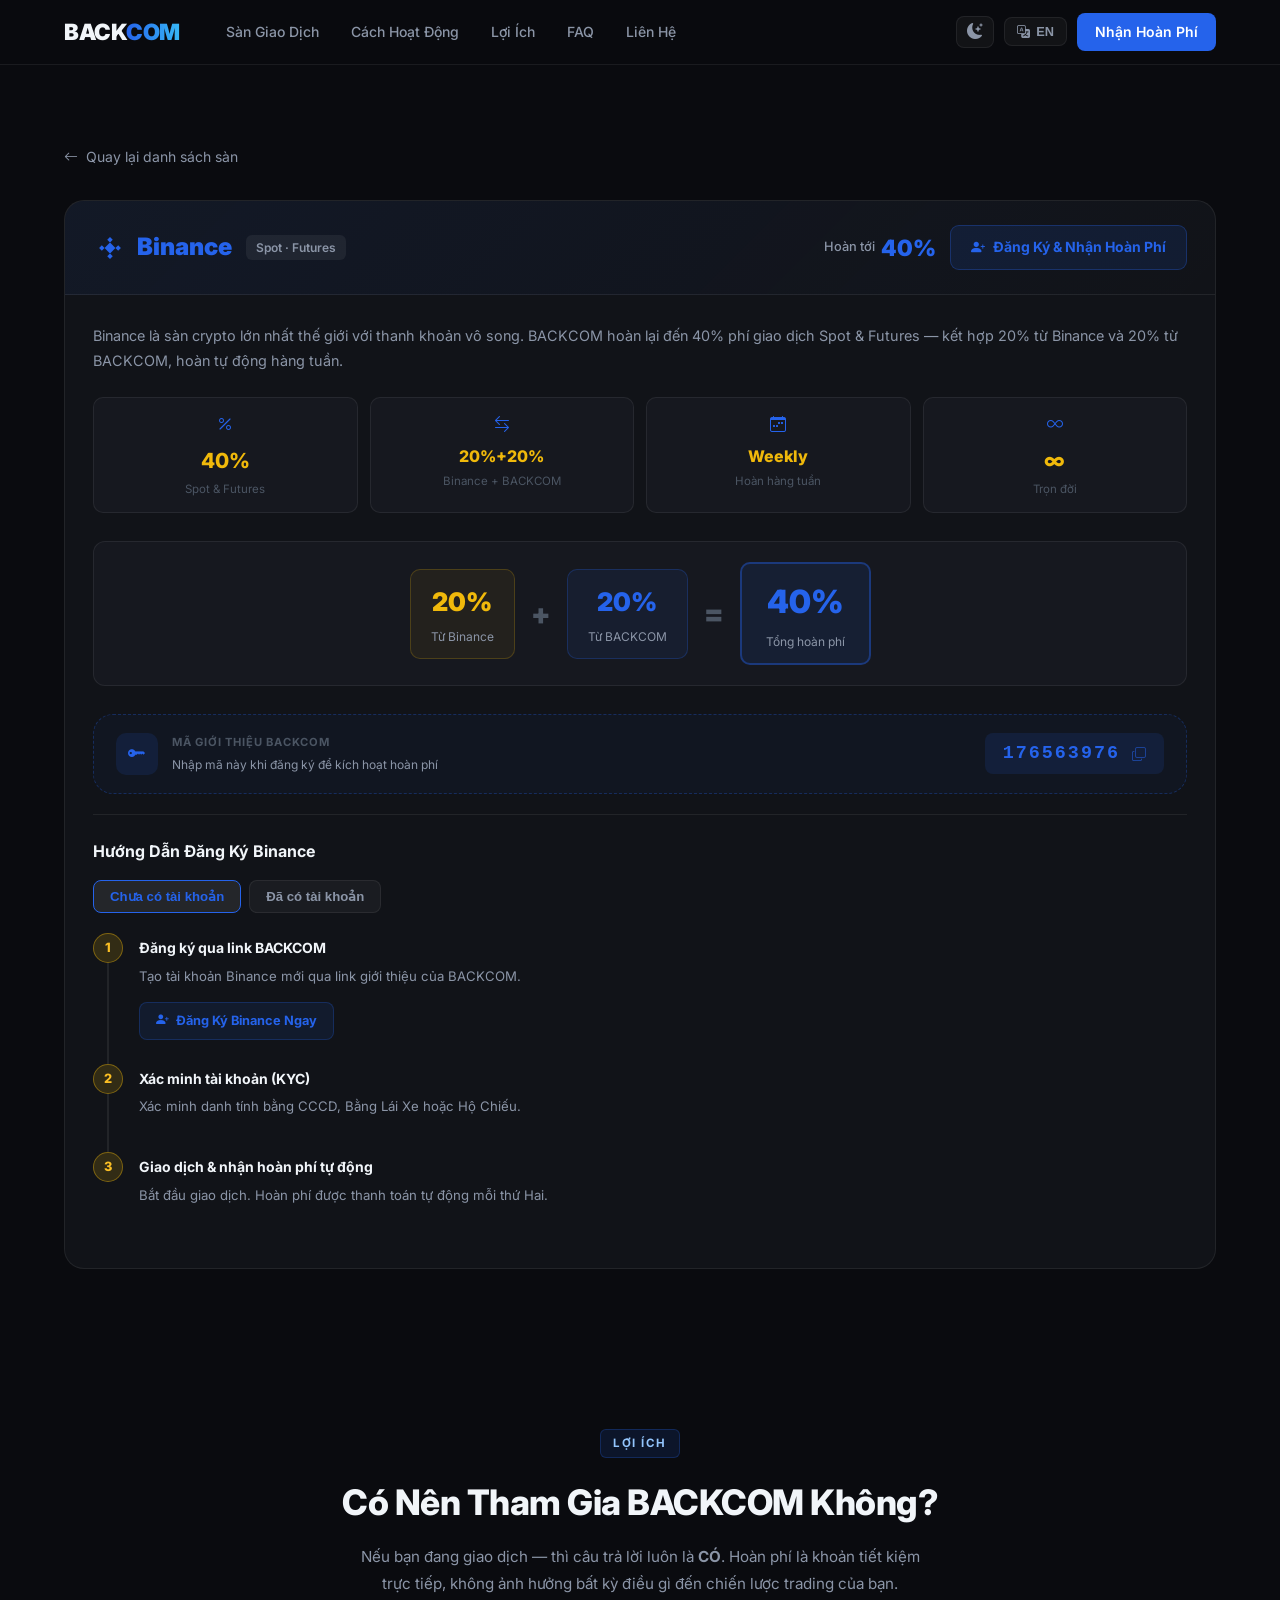
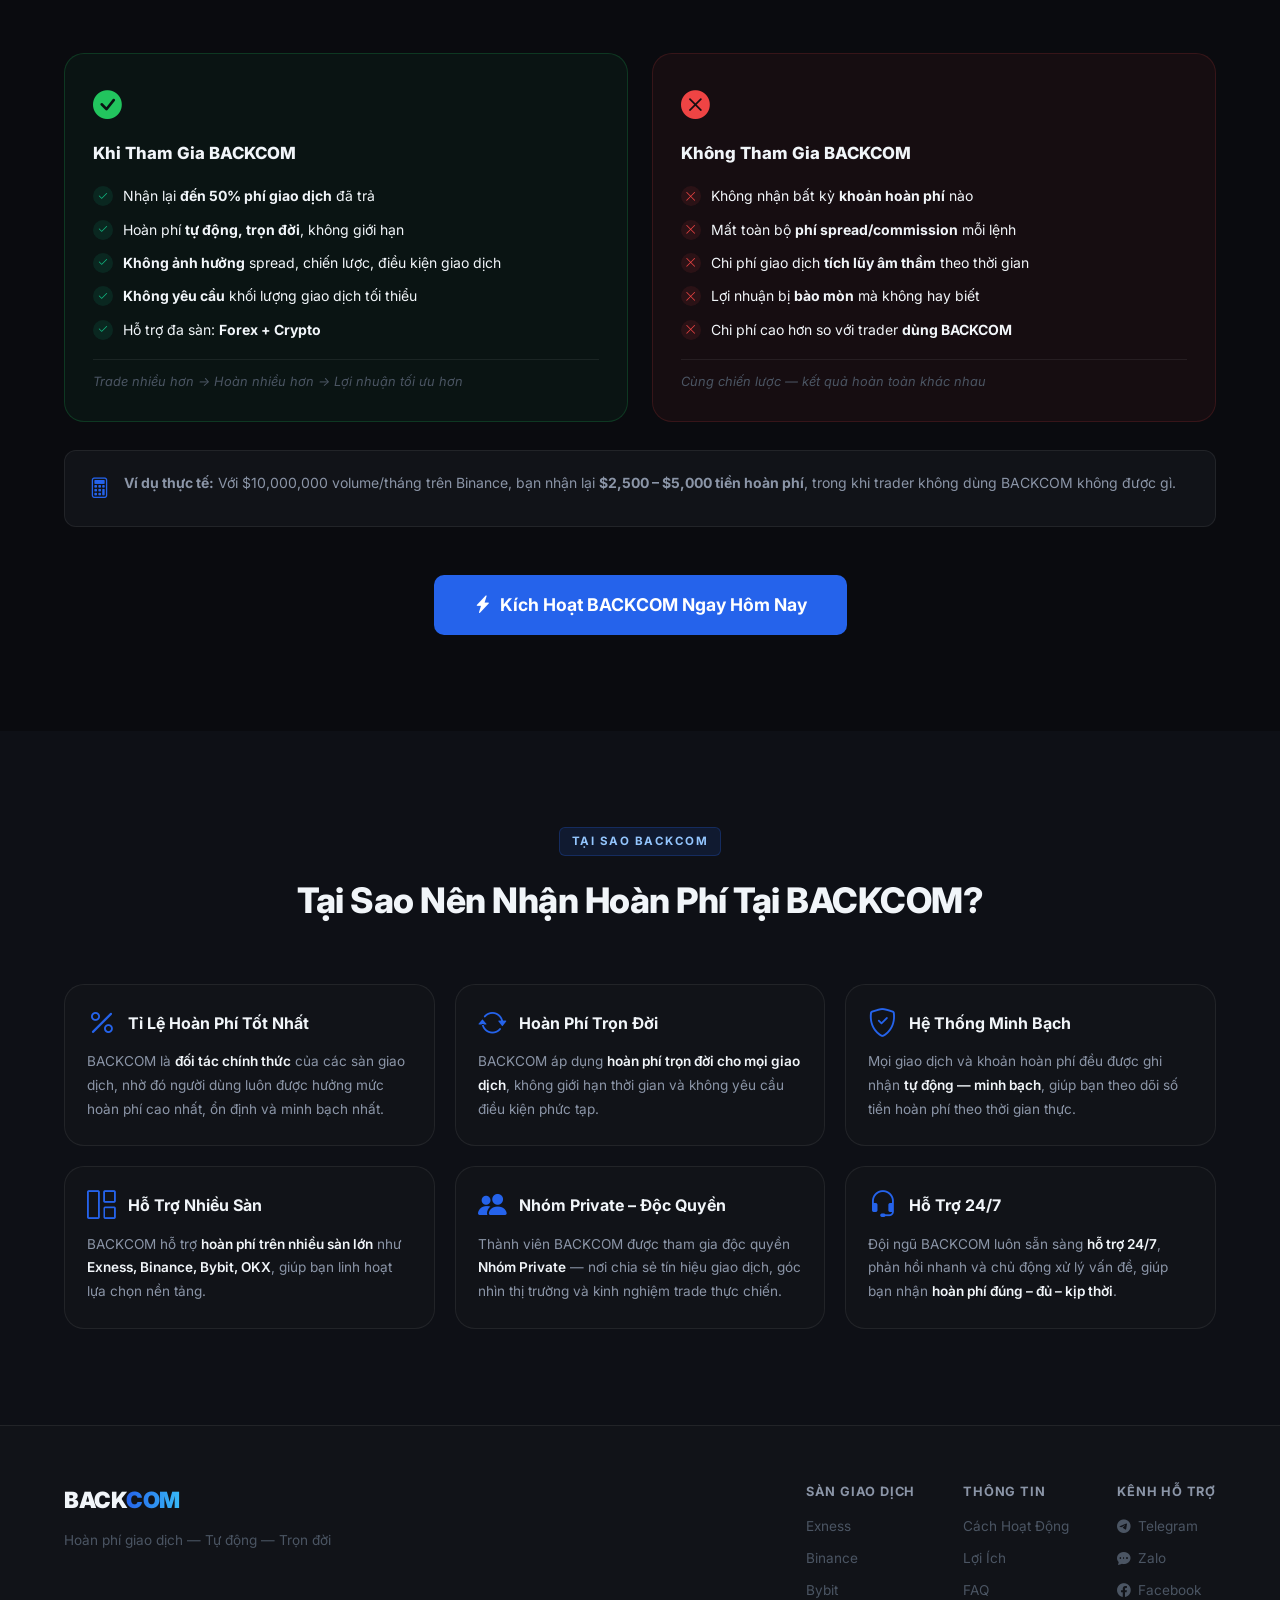
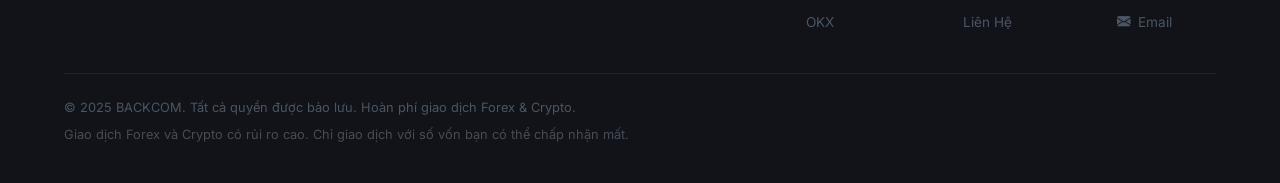
<file: brokers/binance.html>
<!DOCTYPE html>
<html lang="vi">
<head>
  <meta charset="UTF-8">
  <meta name="viewport" content="width=device-width, initial-scale=1.0">
  <title>Binance – Hoàn Phí BACKCOM</title>
  <meta name="description" content="Hoàn phí Binance đến 40% phí Spot & Futures. Tự động hàng tuần, trọn đời, không điều kiện. Đăng ký qua BACKCOM ngay.">
  <link rel="stylesheet" href="https://cdn.jsdelivr.net/npm/bootstrap-icons@1.11.3/font/bootstrap-icons.min.css">
  <link rel="preconnect" href="https://fonts.googleapis.com">
  <link rel="preconnect" href="https://fonts.gstatic.com" crossorigin>
  <link href="https://fonts.googleapis.com/css2?family=Inter:wght@300;400;500;600;700;800;900&display=swap" rel="stylesheet">
  <link rel="stylesheet" href="../style.css">
  <script>
    if (localStorage.getItem('backcom-theme') === 'light') {
      document.documentElement.classList.add('light');
    }
  </script>
</head>
<body>

<!-- ===== SVG BROKER LOGO DEFS ===== -->
<svg style="display:none" aria-hidden="true">
  <defs>
    <symbol id="logo-exness" viewBox="0 0 24 24">
      <path d="M20.66 7A10 10 0 1 0 20.66 17" fill="none" stroke="currentColor" stroke-width="2.2" stroke-linecap="round"/>
      <line x1="2" y1="12" x2="20.5" y2="12" fill="none" stroke="currentColor" stroke-width="2.2" stroke-linecap="round"/>
    </symbol>
    <symbol id="logo-binance" viewBox="0 0 50 50">
      <polygon points="25,17 33,25 25,33 17,25" fill="currentColor"/>
      <polygon points="25,9 29,13 25,17 21,13" fill="currentColor"/>
      <polygon points="37,21 41,25 37,29 33,25" fill="currentColor"/>
      <polygon points="25,33 29,37 25,41 21,37" fill="currentColor"/>
      <polygon points="13,21 17,25 13,29 9,25" fill="currentColor"/>
    </symbol>
    <symbol id="logo-bybit" viewBox="0 0 24 24">
      <path d="M4 3h8.5a4.5 4.5 0 0 1 0 9H4V3zm0 9h9.5a5.5 5.5 0 0 1 0 11H4V12z" fill="currentColor"/>
    </symbol>
    <symbol id="logo-okx" viewBox="0 0 24 24">
      <rect x="2" y="2" width="9" height="9" rx="1.5" fill="currentColor"/>
      <rect x="13" y="2" width="9" height="9" rx="1.5" fill="currentColor"/>
      <rect x="2" y="13" width="9" height="9" rx="1.5" fill="currentColor"/>
    </symbol>
  </defs>
</svg>

<!-- ===== NAVBAR ===== -->
<nav class="navbar" id="navbar">
  <div class="nav-inner">
    <a href="../index.html" class="nav-logo">
      <span class="logo-back">BACK</span><span class="logo-com">COM</span>
    </a>
    <div class="nav-links">
      <a href="../index.html#brokers" class="nav-link vi-text">Sàn Giao Dịch</a>
      <a href="../index.html#brokers" class="nav-link en-text" style="display:none;">Brokers</a>
      <a href="../index.html#how-it-works" class="nav-link vi-text">Cách Hoạt Động</a>
      <a href="../index.html#how-it-works" class="nav-link en-text" style="display:none;">How It Works</a>
      <a href="../index.html#why-backcom" class="nav-link vi-text">Lợi Ích</a>
      <a href="../index.html#why-backcom" class="nav-link en-text" style="display:none;">Benefits</a>
      <a href="../index.html#faq" class="nav-link vi-text">FAQ</a>
      <a href="../index.html#faq" class="nav-link en-text" style="display:none;">FAQ</a>
      <a href="../index.html#contact" class="nav-link vi-text">Liên Hệ</a>
      <a href="../index.html#contact" class="nav-link en-text" style="display:none;">Contact</a>
    </div>
    <div class="nav-right">
      <button class="theme-toggle" id="themeToggle" onclick="toggleTheme()" title="Chuyển giao diện">
        <i class="bi bi-sun-fill icon-sun"></i>
        <i class="bi bi-moon-stars-fill icon-moon"></i>
      </button>
      <button class="lang-toggle" id="langToggle" onclick="toggleLang()">
        <i class="bi bi-translate"></i>
        <span id="langLabel">EN</span>
      </button>
      <a href="#" class="btn-nav-cta vi-text" data-broker="binance" data-action="register">Nhận Hoàn Phí</a>
      <a href="#" class="btn-nav-cta en-text" style="display:none;" data-broker="binance" data-action="register">Get Rebates</a>
      <button class="nav-hamburger" id="navHamburger" onclick="toggleMenu()">
        <i class="bi bi-list"></i>
      </button>
    </div>
  </div>
  <div class="nav-mobile" id="navMobile">
    <a href="../index.html#brokers" class="nav-mobile-link vi-text" onclick="toggleMenu()">Sàn Giao Dịch</a>
    <a href="../index.html#brokers" class="nav-mobile-link en-text" style="display:none;" onclick="toggleMenu()">Brokers</a>
    <a href="../index.html#how-it-works" class="nav-mobile-link vi-text" onclick="toggleMenu()">Cách Hoạt Động</a>
    <a href="../index.html#how-it-works" class="nav-mobile-link en-text" style="display:none;" onclick="toggleMenu()">How It Works</a>
    <a href="../index.html#why-backcom" class="nav-mobile-link vi-text" onclick="toggleMenu()">Lợi Ích</a>
    <a href="../index.html#why-backcom" class="nav-mobile-link en-text" style="display:none;" onclick="toggleMenu()">Benefits</a>
    <a href="../index.html#faq" class="nav-mobile-link vi-text" onclick="toggleMenu()">FAQ</a>
    <a href="../index.html#faq" class="nav-mobile-link en-text" style="display:none;" onclick="toggleMenu()">FAQ</a>
    <a href="../index.html#contact" class="nav-mobile-link vi-text" onclick="toggleMenu()">Liên Hệ</a>
    <a href="../index.html#contact" class="nav-mobile-link en-text" style="display:none;" onclick="toggleMenu()">Contact</a>
  </div>
</nav>

<!-- ===== BROKER DETAIL SECTION ===== -->
<section class="section" style="padding: 80px 0 40px;">
  <div class="container">

    <a href="../index.html#brokers" class="back-link">
      <i class="bi bi-arrow-left"></i>
      <span class="vi-text">Quay lại danh sách sàn</span>
      <span class="en-text" style="display:none;">Back to broker list</span>
    </a>

    <!-- BROKER HEADER -->
    <div class="broker-block broker-panel active-broker" id="broker-binance">
      <div class="broker-block-header binance-header">
        <div class="broker-block-left">
          <div class="broker-logo-wrap">
            <svg class="broker-logo-svg" aria-hidden="true"><use href="#logo-binance"/></svg>
            <span class="broker-logo-name">Binance</span>
          </div>
          <span class="broker-type-pill">Spot · Futures</span>
        </div>
        <div class="broker-block-right">
          <div class="broker-pct-badge binance-pct">
            <span class="vi-text">Hoàn tới</span>
            <span class="en-text" style="display:none;">Up to</span>
            <span class="pct-num">40%</span>
          </div>
          <a href="#" class="btn-broker binance-btn" data-broker="binance" data-action="register">
            <i class="bi bi-person-plus-fill"></i>
            <span class="vi-text">Đăng Ký & Nhận Hoàn Phí</span>
            <span class="en-text" style="display:none;">Register & Get Rebates</span>
          </a>
        </div>
      </div>
      <div class="broker-block-body">
        <div class="broker-desc vi-text">
          Binance là sàn crypto lớn nhất thế giới với thanh khoản vô song. BACKCOM hoàn lại đến 40% phí giao dịch Spot &amp; Futures — kết hợp 20% từ Binance và 20% từ BACKCOM, hoàn tự động hàng tuần.
        </div>
        <div class="broker-desc en-text" style="display:none;">
          Binance is the world's largest crypto exchange with unmatched liquidity. BACKCOM rebates up to 40% of Spot &amp; Futures fees — combining 20% from Binance and 20% from BACKCOM, paid automatically every week.
        </div>
        <div class="broker-stats-row">
          <div class="broker-stat">
            <div class="bstat-icon binance-icon"><i class="bi bi-percent"></i></div>
            <div class="bstat-val" style="color:#F0B90B;">40%</div>
            <div class="bstat-label">Spot & Futures</div>
          </div>
          <div class="broker-stat">
            <div class="bstat-icon binance-icon"><i class="bi bi-arrow-left-right"></i></div>
            <div class="bstat-val" style="color:#F0B90B;font-size:1rem;">20%+20%</div>
            <div class="bstat-label vi-text">Binance + BACKCOM</div>
            <div class="bstat-label en-text" style="display:none;">Binance + BACKCOM</div>
          </div>
          <div class="broker-stat">
            <div class="bstat-icon binance-icon"><i class="bi bi-calendar-week"></i></div>
            <div class="bstat-val" style="font-size:1rem;color:#F0B90B;">Weekly</div>
            <div class="bstat-label vi-text">Hoàn hàng tuần</div>
            <div class="bstat-label en-text" style="display:none;">Weekly rebates</div>
          </div>
          <div class="broker-stat">
            <div class="bstat-icon binance-icon"><i class="bi bi-infinity"></i></div>
            <div class="bstat-val" style="color:#F0B90B;">∞</div>
            <div class="bstat-label vi-text">Trọn đời</div>
            <div class="bstat-label en-text" style="display:none;">Lifetime</div>
          </div>
        </div>
        <div class="mech-flow">
          <div class="mech-src binance-mech">
            <div class="mech-pct" style="color:#F0B90B;">20%</div>
            <div class="mech-name vi-text">Từ Binance</div>
            <div class="mech-name en-text" style="display:none;">From Binance</div>
          </div>
          <div class="mech-op">+</div>
          <div class="mech-src backcom-mech">
            <div class="mech-pct" style="color:var(--accent);">20%</div>
            <div class="mech-name vi-text">Từ BACKCOM</div>
            <div class="mech-name en-text" style="display:none;">From BACKCOM</div>
          </div>
          <div class="mech-op">=</div>
          <div class="mech-total">
            <div class="mech-total-num">40%</div>
            <div class="mech-total-sub vi-text">Tổng hoàn phí</div>
            <div class="mech-total-sub en-text" style="display:none;">Total rebate</div>
          </div>
        </div>
        <div class="ref-bar">
          <div class="ref-bar-left">
            <div class="ref-bar-icon binance-icon"><i class="bi bi-key-fill"></i></div>
            <div>
              <div class="ref-bar-title vi-text">Mã giới thiệu BACKCOM</div>
              <div class="ref-bar-title en-text" style="display:none;">BACKCOM Referral Code</div>
              <div class="ref-bar-hint vi-text">Nhập mã này khi đăng ký để kích hoạt hoàn phí</div>
              <div class="ref-bar-hint en-text" style="display:none;">Enter this code when registering to activate rebates</div>
            </div>
          </div>
          <div class="ref-bar-right">
            <button class="ref-chip" data-copy-ref="binance" title="Sao chép mã">
              <span data-ref="binance"></span>
              <i class="bi bi-copy ref-chip-icon"></i>
            </button>
          </div>
        </div>
        <div class="reg-guide">
          <h3 class="reg-guide-title vi-text">Hướng Dẫn Đăng Ký Binance</h3>
          <h3 class="reg-guide-title en-text" style="display:none;">Binance Registration Guide</h3>
          <div class="reg-tabs">
            <button class="reg-tab active" onclick="switchTab('binance',1,this)">
              <span class="vi-text">Chưa có tài khoản</span>
              <span class="en-text" style="display:none;">New to Binance</span>
            </button>
            <button class="reg-tab" onclick="switchTab('binance',2,this)">
              <span class="vi-text">Đã có tài khoản</span>
              <span class="en-text" style="display:none;">Existing account</span>
            </button>
          </div>
          <div class="reg-panels">
            <div class="reg-panel active" id="binance-panel-1">
              <div class="timeline">
                <div class="t-step">
                  <div class="t-num binance-num">1</div>
                  <div class="t-body">
                    <div class="t-title vi-text">Đăng ký qua link BACKCOM</div>
                    <div class="t-title en-text" style="display:none;">Register via BACKCOM link</div>
                    <p class="t-desc vi-text">Tạo tài khoản Binance mới qua link giới thiệu của BACKCOM.</p>
                    <p class="t-desc en-text" style="display:none;">Create a new Binance account through BACKCOM's referral link.</p>
                    <a href="#" class="btn-step binance-btn-step" data-broker="binance" data-action="register">
                      <i class="bi bi-person-plus-fill"></i>
                      <span class="vi-text">Đăng Ký Binance Ngay</span>
                      <span class="en-text" style="display:none;">Register Binance Now</span>
                    </a>
                  </div>
                </div>
                <div class="t-step">
                  <div class="t-num binance-num">2</div>
                  <div class="t-body">
                    <div class="t-title vi-text">Xác minh tài khoản (KYC)</div>
                    <div class="t-title en-text" style="display:none;">Complete KYC</div>
                    <p class="t-desc vi-text">Xác minh danh tính bằng CCCD, Bằng Lái Xe hoặc Hộ Chiếu.</p>
                    <p class="t-desc en-text" style="display:none;">Verify your identity with a National ID, Driver's License, or Passport.</p>
                  </div>
                </div>
                <div class="t-step last">
                  <div class="t-num binance-num">3</div>
                  <div class="t-body">
                    <div class="t-title vi-text">Giao dịch & nhận hoàn phí tự động</div>
                    <div class="t-title en-text" style="display:none;">Trade & receive automatic rebates</div>
                    <p class="t-desc vi-text">Bắt đầu giao dịch. Hoàn phí được thanh toán tự động mỗi thứ Hai.</p>
                    <p class="t-desc en-text" style="display:none;">Start trading. Rebates are automatically paid every Monday.</p>
                  </div>
                </div>
              </div>
            </div>
            <div class="reg-panel" id="binance-panel-2">
              <div class="reg-note-box">
                <i class="bi bi-info-circle-fill"></i>
                <span class="vi-text">Áp dụng khi tài khoản <strong>không có mã giới thiệu</strong> và <strong>không giao dịch trong 6 tháng</strong> gần nhất.</span>
                <span class="en-text" style="display:none;">Applies if your account has <strong>no referral code</strong> and has <strong>no trades in the past 6 months</strong>.</span>
              </div>
              <div class="timeline">
                <div class="t-step">
                  <div class="t-num binance-num">1</div>
                  <div class="t-body">
                    <div class="t-title vi-text">Đăng nhập qua link kích hoạt BACKCOM</div>
                    <div class="t-title en-text" style="display:none;">Log in via BACKCOM activation link</div>
                    <a href="#" class="btn-step binance-btn-step" data-broker="binance" data-action="activate-old">
                      <i class="bi bi-link-45deg"></i>
                      <span class="vi-text">Link Kích Hoạt Tài Khoản Cũ</span>
                      <span class="en-text" style="display:none;">Activate Existing Account</span>
                    </a>
                  </div>
                </div>
                <div class="t-step">
                  <div class="t-num binance-num">2</div>
                  <div class="t-body">
                    <div class="t-title vi-text">Đăng nhập vào tài khoản Binance</div>
                    <div class="t-title en-text" style="display:none;">Log in to your Binance account</div>
                    <p class="t-desc vi-text">Đăng nhập tài khoản Binance hiện tại của bạn.</p>
                    <p class="t-desc en-text" style="display:none;">Sign in to your existing Binance account.</p>
                  </div>
                </div>
                <div class="t-step last">
                  <div class="t-num binance-num">3</div>
                  <div class="t-body">
                    <div class="t-title vi-text">Chọn "Bind Now" để hoàn tất</div>
                    <div class="t-title en-text" style="display:none;">Click "Bind Now" to complete</div>
                    <p class="t-desc vi-text">Nếu <strong>không có popup</strong> hiện ra — bạn không đủ điều kiện, vui lòng tạo tài khoản mới.</p>
                    <p class="t-desc en-text" style="display:none;">If <strong>no popup appears</strong>, you don't qualify — please create a new account.</p>
                  </div>
                </div>
              </div>
            </div>
          </div>
        </div>
      </div>
    </div>

  </div>
</section>

<!-- ===== WHY BACKCOM ===== -->
<section class="section" id="why-backcom">
  <div class="container">
    <div class="section-header">
      <div class="section-badge vi-text">LỢI ÍCH</div>
      <div class="section-badge en-text" style="display:none;">BENEFITS</div>
      <h2 class="section-title vi-text">Có Nên Tham Gia BACKCOM Không?</h2>
      <h2 class="section-title en-text" style="display:none;">Should You Join BACKCOM?</h2>
      <p class="section-subtitle vi-text">Nếu bạn đang giao dịch — thì câu trả lời luôn là <strong>CÓ</strong>. Hoàn phí là khoản tiết kiệm trực tiếp, không ảnh hưởng bất kỳ điều gì đến chiến lược trading của bạn.</p>
      <p class="section-subtitle en-text" style="display:none;">If you're trading — the answer is always <strong>YES</strong>. Rebates are direct savings with zero impact on your trading strategy.</p>
    </div>
    <div class="cmp-grid">
      <div class="cmp-box cmp-yes">
        <div class="cmp-icon-wrap yes-icon"><i class="bi bi-check-circle-fill"></i></div>
        <div class="cmp-title vi-text">Khi Tham Gia BACKCOM</div>
        <div class="cmp-title en-text" style="display:none;">With BACKCOM</div>
        <ul class="cmp-list">
          <li><i class="bi bi-check2"></i><span class="vi-text">Nhận lại <strong>đến 50% phí giao dịch</strong> đã trả</span><span class="en-text" style="display:none;">Get back <strong>up to 50% of trading fees</strong> paid</span></li>
          <li><i class="bi bi-check2"></i><span class="vi-text">Hoàn phí <strong>tự động, trọn đời</strong>, không giới hạn</span><span class="en-text" style="display:none;"><strong>Automatic, lifetime</strong> rebates — unlimited</span></li>
          <li><i class="bi bi-check2"></i><span class="vi-text"><strong>Không ảnh hưởng</strong> spread, chiến lược, điều kiện giao dịch</span><span class="en-text" style="display:none;"><strong>Zero impact</strong> on spreads, strategy, or trading conditions</span></li>
          <li><i class="bi bi-check2"></i><span class="vi-text"><strong>Không yêu cầu</strong> khối lượng giao dịch tối thiểu</span><span class="en-text" style="display:none;"><strong>No minimum</strong> trading volume required</span></li>
          <li><i class="bi bi-check2"></i><span class="vi-text">Hỗ trợ đa sàn: <strong>Forex + Crypto</strong></span><span class="en-text" style="display:none;">Multi-broker support: <strong>Forex + Crypto</strong></span></li>
        </ul>
        <div class="cmp-footer vi-text">Trade nhiều hơn → Hoàn nhiều hơn → Lợi nhuận tối ưu hơn</div>
        <div class="cmp-footer en-text" style="display:none;">Trade more → Earn more rebates → Optimize your profits</div>
      </div>
      <div class="cmp-box cmp-no">
        <div class="cmp-icon-wrap no-icon"><i class="bi bi-x-circle-fill"></i></div>
        <div class="cmp-title vi-text">Không Tham Gia BACKCOM</div>
        <div class="cmp-title en-text" style="display:none;">Without BACKCOM</div>
        <ul class="cmp-list">
          <li><i class="bi bi-x-lg"></i><span class="vi-text">Không nhận bất kỳ <strong>khoản hoàn phí</strong> nào</span><span class="en-text" style="display:none;">Receive <strong>zero rebates</strong> of any kind</span></li>
          <li><i class="bi bi-x-lg"></i><span class="vi-text">Mất toàn bộ <strong>phí spread/commission</strong> mỗi lệnh</span><span class="en-text" style="display:none;">Lose all <strong>spread/commission fees</strong> on every order</span></li>
          <li><i class="bi bi-x-lg"></i><span class="vi-text">Chi phí giao dịch <strong>tích lũy âm thầm</strong> theo thời gian</span><span class="en-text" style="display:none;">Trading costs silently <strong>accumulate</strong> over time</span></li>
          <li><i class="bi bi-x-lg"></i><span class="vi-text">Lợi nhuận bị <strong>bào mòn</strong> mà không hay biết</span><span class="en-text" style="display:none;">Profits are <strong>silently eroded</strong> without realizing</span></li>
          <li><i class="bi bi-x-lg"></i><span class="vi-text">Chi phí cao hơn so với trader <strong>dùng BACKCOM</strong></span><span class="en-text" style="display:none;">Higher costs than traders <strong>using BACKCOM</strong></span></li>
        </ul>
        <div class="cmp-footer vi-text">Cùng chiến lược — kết quả hoàn toàn khác nhau</div>
        <div class="cmp-footer en-text" style="display:none;">Same strategy — completely different results</div>
      </div>
    </div>
    <div class="example-box">
      <i class="bi bi-calculator" style="color:var(--accent);font-size:1.3rem;flex-shrink:0;"></i>
      <div>
        <p class="vi-text" style="margin:0;"><strong>Ví dụ thực tế:</strong> Với $10,000,000 volume/tháng trên Binance, bạn nhận lại <strong>$2,500 – $5,000 tiền hoàn phí</strong>, trong khi trader không dùng BACKCOM không được gì.</p>
        <p class="en-text" style="display:none;margin:0;"><strong>Real example:</strong> With $10M monthly volume on Binance, you earn back <strong>$2,500–$5,000 in rebates</strong>, while traders not using BACKCOM earn nothing.</p>
      </div>
    </div>
    <div style="text-align:center;margin-top:48px;">
      <a href="../index.html#brokers" class="btn-primary" style="font-size:1.1rem;padding:16px 40px;">
        <i class="bi bi-lightning-charge-fill"></i>
        <span class="vi-text">Kích Hoạt BACKCOM Ngay Hôm Nay</span>
        <span class="en-text" style="display:none;">Activate BACKCOM Today</span>
      </a>
    </div>
  </div>
</section>

<!-- ===== FEATURES ===== -->
<section class="section section-alt" id="features">
  <div class="container">
    <div class="section-header">
      <div class="section-badge vi-text">TẠI SAO BACKCOM</div>
      <div class="section-badge en-text" style="display:none;">WHY BACKCOM</div>
      <h2 class="section-title vi-text">Tại Sao Nên Nhận Hoàn Phí Tại BACKCOM?</h2>
      <h2 class="section-title en-text" style="display:none;">Why Choose BACKCOM For Rebates?</h2>
    </div>
    <div class="feat-grid">
      <div class="feat-card">
        <div class="feat-head"><div class="feat-icon"><i class="bi bi-percent"></i></div><div class="feat-title vi-text">Tỉ Lệ Hoàn Phí Tốt Nhất</div><div class="feat-title en-text" style="display:none;">Best Rebate Rate</div></div>
        <p class="feat-desc vi-text">BACKCOM là <strong>đối tác chính thức</strong> của các sàn giao dịch, nhờ đó người dùng luôn được hưởng mức hoàn phí cao nhất, ổn định và minh bạch nhất.</p>
        <p class="feat-desc en-text" style="display:none;">BACKCOM is an <strong>official broker partner</strong>, giving you the highest, most stable and transparent rebate rates available.</p>
      </div>
      <div class="feat-card">
        <div class="feat-head"><div class="feat-icon"><i class="bi bi-arrow-repeat"></i></div><div class="feat-title vi-text">Hoàn Phí Trọn Đời</div><div class="feat-title en-text" style="display:none;">Lifetime Rebates</div></div>
        <p class="feat-desc vi-text">BACKCOM áp dụng <strong>hoàn phí trọn đời cho mọi giao dịch</strong>, không giới hạn thời gian và không yêu cầu điều kiện phức tạp.</p>
        <p class="feat-desc en-text" style="display:none;">BACKCOM provides <strong>lifetime rebates on every trade</strong> — no time limits, no complex conditions.</p>
      </div>
      <div class="feat-card">
        <div class="feat-head"><div class="feat-icon"><i class="bi bi-shield-check"></i></div><div class="feat-title vi-text">Hệ Thống Minh Bạch</div><div class="feat-title en-text" style="display:none;">Transparent System</div></div>
        <p class="feat-desc vi-text">Mọi giao dịch và khoản hoàn phí đều được ghi nhận <strong>tự động — minh bạch</strong>, giúp bạn theo dõi số tiền hoàn phí theo thời gian thực.</p>
        <p class="feat-desc en-text" style="display:none;">Every trade and rebate is logged <strong>automatically and transparently</strong> — track your earnings in real time.</p>
      </div>
      <div class="feat-card">
        <div class="feat-head"><div class="feat-icon"><i class="bi bi-grid-1x2"></i></div><div class="feat-title vi-text">Hỗ Trợ Nhiều Sàn</div><div class="feat-title en-text" style="display:none;">Multi-Broker Support</div></div>
        <p class="feat-desc vi-text">BACKCOM hỗ trợ <strong>hoàn phí trên nhiều sàn lớn</strong> như <strong>Exness, Binance, Bybit, OKX</strong>, giúp bạn linh hoạt lựa chọn nền tảng.</p>
        <p class="feat-desc en-text" style="display:none;">BACKCOM supports <strong>rebates across major brokers</strong> including <strong>Exness, Binance, Bybit, OKX</strong>.</p>
      </div>
      <div class="feat-card">
        <div class="feat-head"><div class="feat-icon"><i class="bi bi-people-fill"></i></div><div class="feat-title vi-text">Nhóm Private – Độc Quyền</div><div class="feat-title en-text" style="display:none;">Exclusive Private Group</div></div>
        <p class="feat-desc vi-text">Thành viên BACKCOM được tham gia độc quyền <strong>Nhóm Private</strong> — nơi chia sẻ tín hiệu giao dịch, góc nhìn thị trường và kinh nghiệm trade thực chiến.</p>
        <p class="feat-desc en-text" style="display:none;">BACKCOM members get exclusive access to the <strong>Private Group</strong> — trading signals, market insights, and real trading experience.</p>
      </div>
      <div class="feat-card">
        <div class="feat-head"><div class="feat-icon"><i class="bi bi-headset"></i></div><div class="feat-title vi-text">Hỗ Trợ 24/7</div><div class="feat-title en-text" style="display:none;">24/7 Support</div></div>
        <p class="feat-desc vi-text">Đội ngũ BACKCOM luôn sẵn sàng <strong>hỗ trợ 24/7</strong>, phản hồi nhanh và chủ động xử lý vấn đề, giúp bạn nhận <strong>hoàn phí đúng – đủ – kịp thời</strong>.</p>
        <p class="feat-desc en-text" style="display:none;">BACKCOM's team is available <strong>24/7</strong> — responding fast so you receive rebates <strong>accurately and on time</strong>.</p>
      </div>
    </div>
  </div>
</section>

<!-- ===== FOOTER ===== -->
<footer class="footer">
  <div class="container">
    <div class="footer-inner">
      <div class="footer-brand">
        <div class="nav-logo" style="margin-bottom:12px;">
          <span class="logo-back">BACK</span><span class="logo-com">COM</span>
        </div>
        <p class="footer-tagline vi-text">Hoàn phí giao dịch — Tự động — Trọn đời</p>
        <p class="footer-tagline en-text" style="display:none;">Trading rebates — Automatic — Lifetime</p>
      </div>
      <div class="footer-links">
        <div class="footer-col">
          <div class="footer-col-title vi-text">Sàn Giao Dịch</div>
          <div class="footer-col-title en-text" style="display:none;">Brokers</div>
          <a href="exness.html" class="footer-link">Exness</a>
          <a href="binance.html" class="footer-link">Binance</a>
          <a href="bybit.html" class="footer-link">Bybit</a>
          <a href="okx.html" class="footer-link">OKX</a>
        </div>
        <div class="footer-col">
          <div class="footer-col-title vi-text">Thông Tin</div>
          <div class="footer-col-title en-text" style="display:none;">Information</div>
          <a href="../index.html#how-it-works" class="footer-link vi-text">Cách Hoạt Động</a>
          <a href="../index.html#how-it-works" class="footer-link en-text" style="display:none;">How It Works</a>
          <a href="../index.html#why-backcom" class="footer-link vi-text">Lợi Ích</a>
          <a href="../index.html#why-backcom" class="footer-link en-text" style="display:none;">Benefits</a>
          <a href="../index.html#faq" class="footer-link">FAQ</a>
          <a href="../index.html#contact" class="footer-link vi-text">Liên Hệ</a>
          <a href="../index.html#contact" class="footer-link en-text" style="display:none;">Contact</a>
        </div>
        <div class="footer-col">
          <div class="footer-col-title vi-text">Kênh Hỗ Trợ</div>
          <div class="footer-col-title en-text" style="display:none;">Support Channels</div>
          <a id="footer-telegram" href="#" target="_blank" rel="noopener noreferrer" class="footer-link footer-contact-link">
            <i class="bi bi-telegram"></i> Telegram
          </a>
          <a id="footer-zalo" href="#" target="_blank" rel="noopener noreferrer" class="footer-link footer-contact-link">
            <i class="bi bi-chat-dots-fill"></i> Zalo
          </a>
          <a id="footer-facebook" href="#" target="_blank" rel="noopener noreferrer" class="footer-link footer-contact-link">
            <i class="bi bi-facebook"></i> Facebook
          </a>
          <a id="footer-email" href="#" class="footer-link footer-contact-link">
            <i class="bi bi-envelope-fill"></i> Email
          </a>
        </div>
      </div>
    </div>
    <div class="footer-bottom">
      <p class="vi-text">© 2025 BACKCOM. Tất cả quyền được bảo lưu. Hoàn phí giao dịch Forex & Crypto.</p>
      <p class="en-text" style="display:none;">© 2025 BACKCOM. All rights reserved. Forex & Crypto trading rebates.</p>
      <p class="footer-disclaimer vi-text">Giao dịch Forex và Crypto có rủi ro cao. Chỉ giao dịch với số vốn bạn có thể chấp nhận mất.</p>
      <p class="footer-disclaimer en-text" style="display:none;">Forex and Crypto trading involves significant risk. Only trade with capital you can afford to lose.</p>
    </div>
  </div>
</footer>

<script src="../constants.js"></script>
<script src="../script.js"></script>
</body>
</html>
</file>
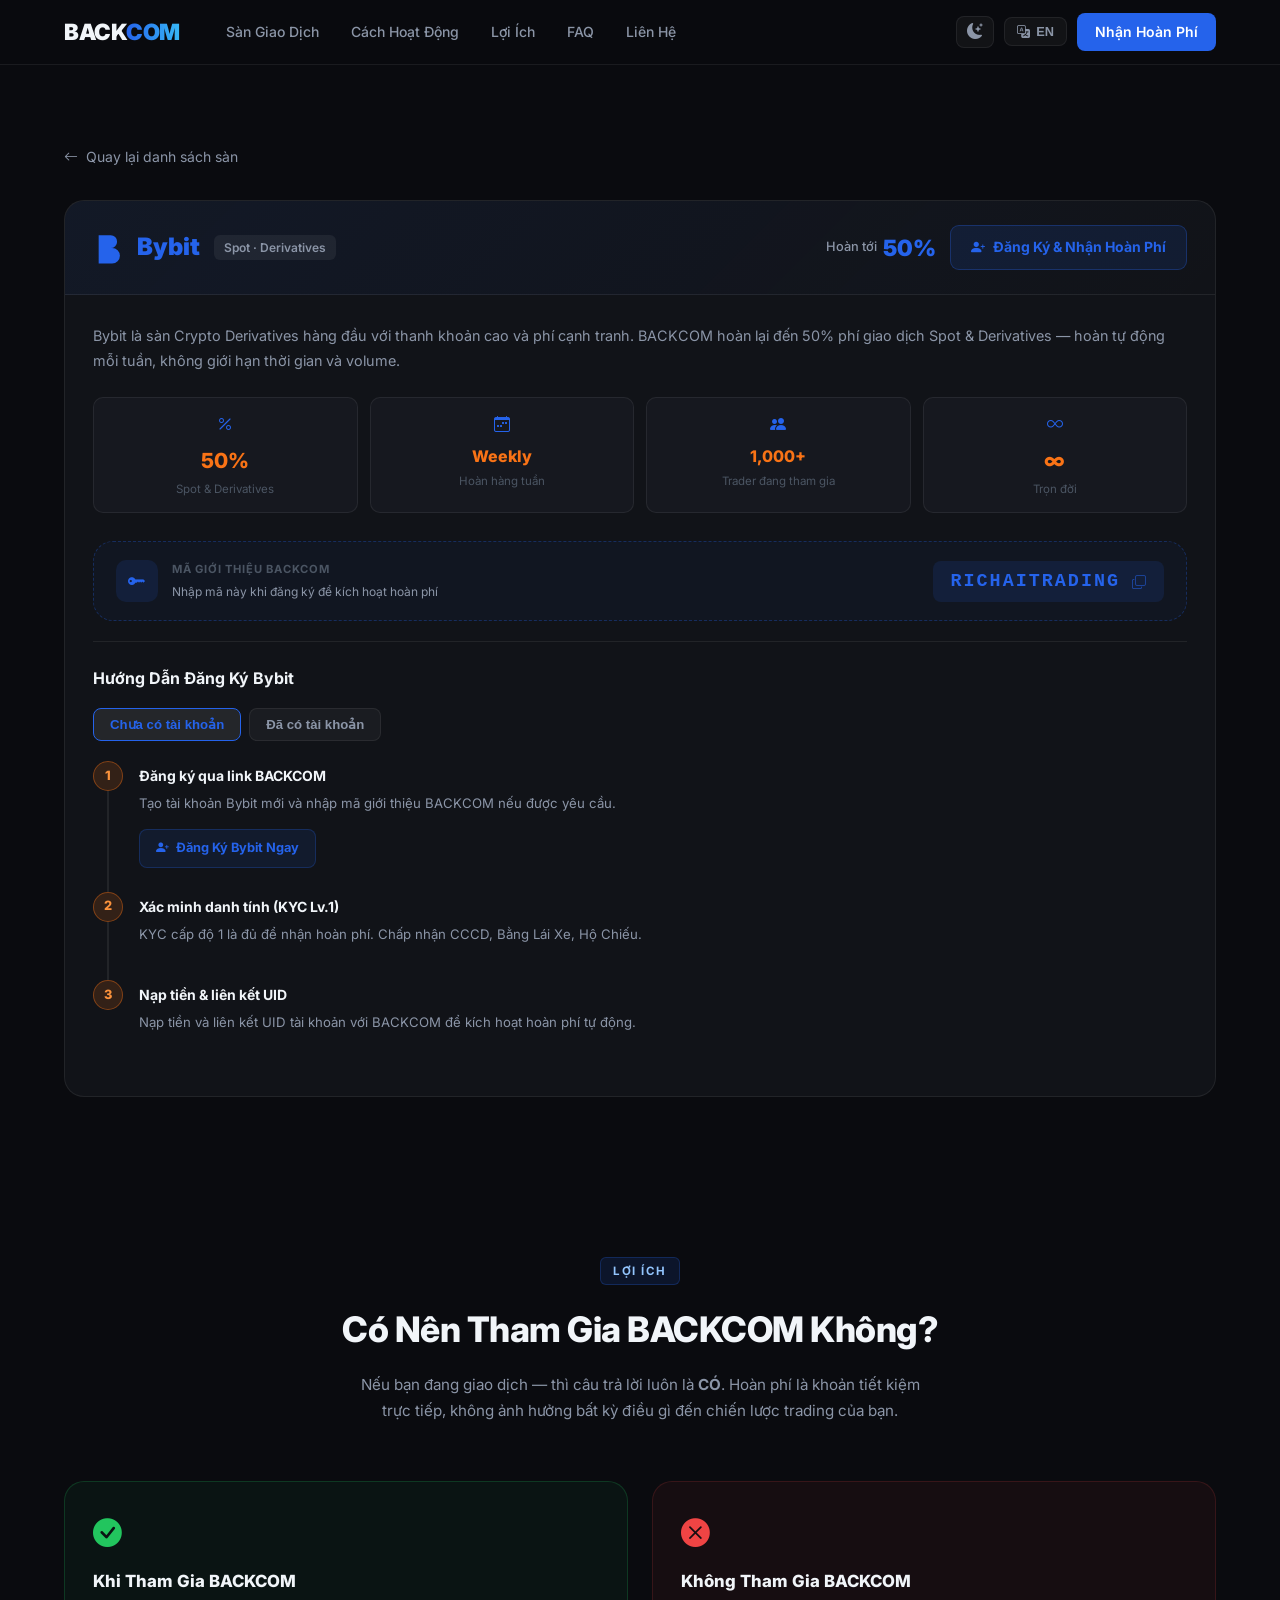
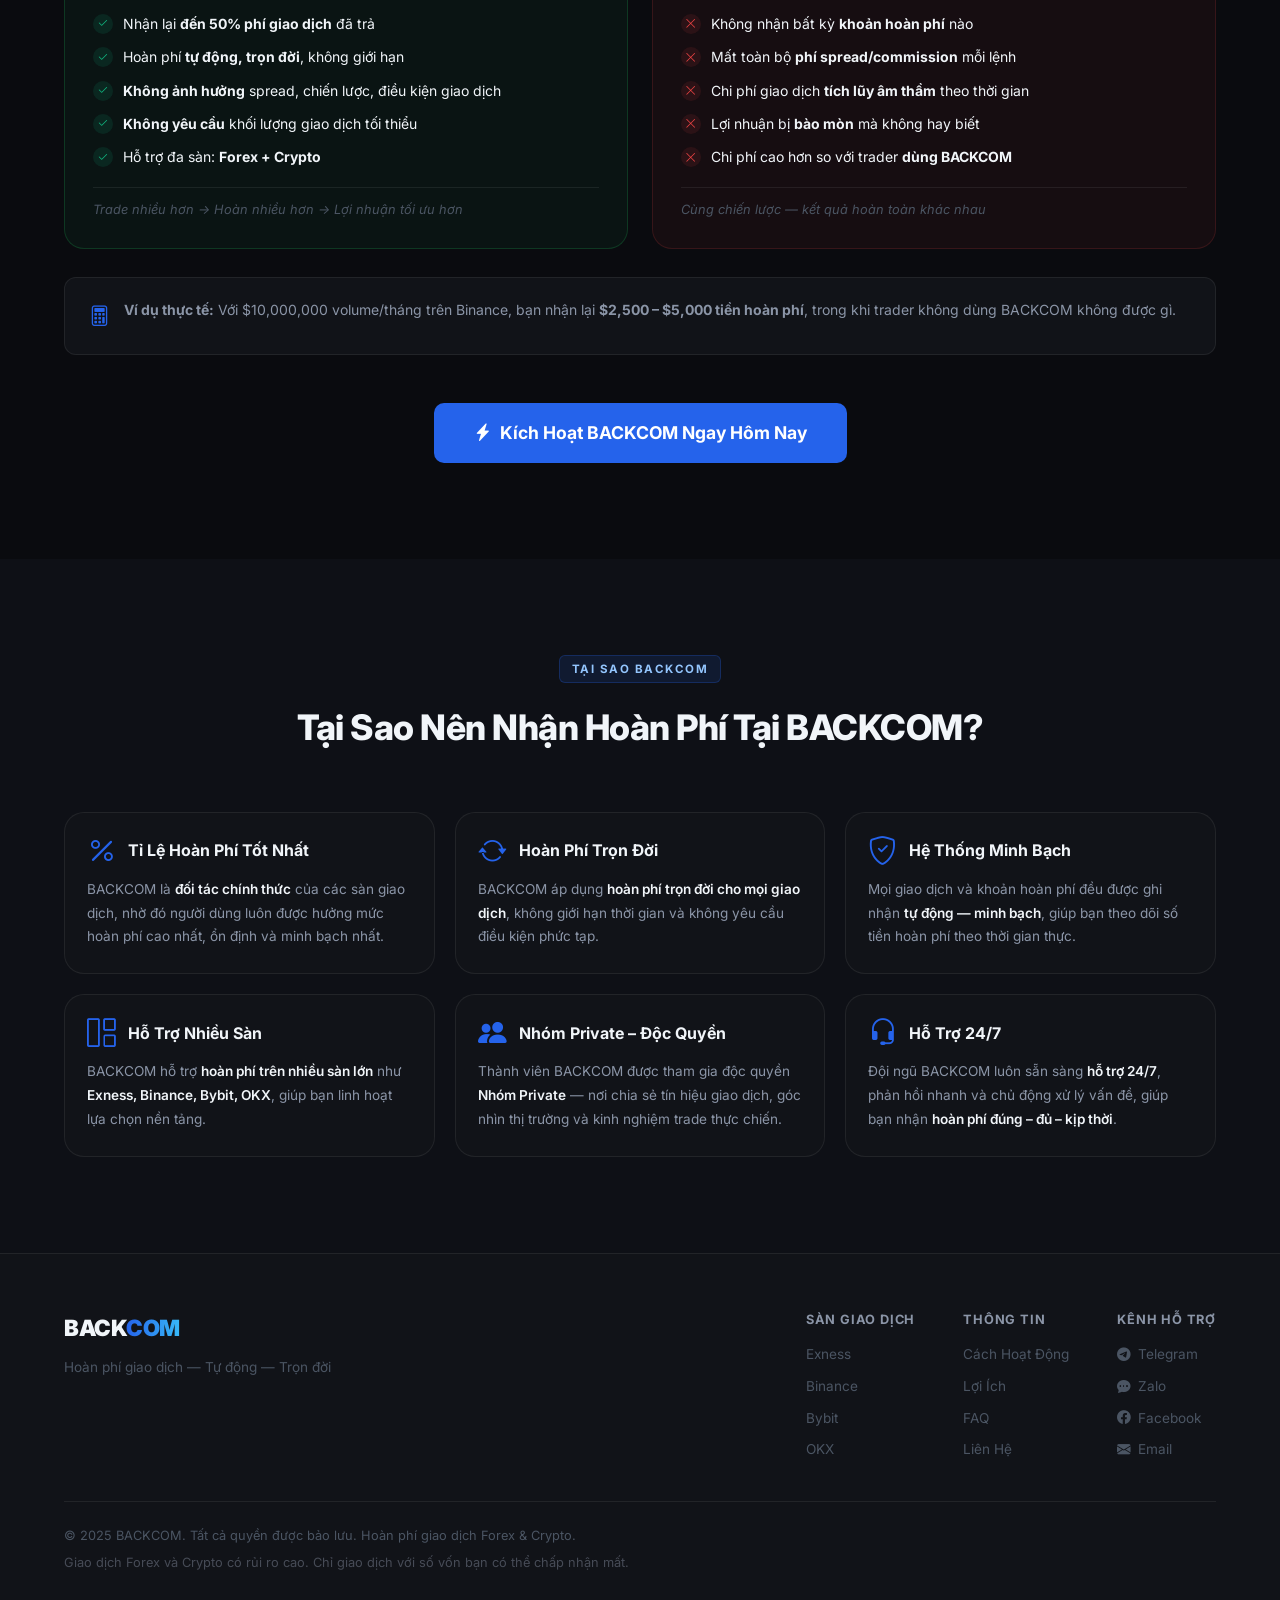
<file: brokers/bybit.html>
<!DOCTYPE html>
<html lang="vi">
<head>
  <meta charset="UTF-8">
  <meta name="viewport" content="width=device-width, initial-scale=1.0">
  <title>Bybit – Hoàn Phí BACKCOM</title>
  <meta name="description" content="Hoàn phí Bybit đến 50% phí Spot & Derivatives. Tự động hàng tuần, trọn đời, không điều kiện. Đăng ký qua BACKCOM ngay.">
  <link rel="stylesheet" href="https://cdn.jsdelivr.net/npm/bootstrap-icons@1.11.3/font/bootstrap-icons.min.css">
  <link rel="preconnect" href="https://fonts.googleapis.com">
  <link rel="preconnect" href="https://fonts.gstatic.com" crossorigin>
  <link href="https://fonts.googleapis.com/css2?family=Inter:wght@300;400;500;600;700;800;900&display=swap" rel="stylesheet">
  <link rel="stylesheet" href="../style.css">
  <script>
    if (localStorage.getItem('backcom-theme') === 'light') {
      document.documentElement.classList.add('light');
    }
  </script>
</head>
<body>

<!-- ===== SVG BROKER LOGO DEFS ===== -->
<svg style="display:none" aria-hidden="true">
  <defs>
    <symbol id="logo-exness" viewBox="0 0 24 24">
      <path d="M20.66 7A10 10 0 1 0 20.66 17" fill="none" stroke="currentColor" stroke-width="2.2" stroke-linecap="round"/>
      <line x1="2" y1="12" x2="20.5" y2="12" fill="none" stroke="currentColor" stroke-width="2.2" stroke-linecap="round"/>
    </symbol>
    <symbol id="logo-binance" viewBox="0 0 50 50">
      <polygon points="25,17 33,25 25,33 17,25" fill="currentColor"/>
      <polygon points="25,9 29,13 25,17 21,13" fill="currentColor"/>
      <polygon points="37,21 41,25 37,29 33,25" fill="currentColor"/>
      <polygon points="25,33 29,37 25,41 21,37" fill="currentColor"/>
      <polygon points="13,21 17,25 13,29 9,25" fill="currentColor"/>
    </symbol>
    <symbol id="logo-bybit" viewBox="0 0 24 24">
      <path d="M4 3h8.5a4.5 4.5 0 0 1 0 9H4V3zm0 9h9.5a5.5 5.5 0 0 1 0 11H4V12z" fill="currentColor"/>
    </symbol>
    <symbol id="logo-okx" viewBox="0 0 24 24">
      <rect x="2" y="2" width="9" height="9" rx="1.5" fill="currentColor"/>
      <rect x="13" y="2" width="9" height="9" rx="1.5" fill="currentColor"/>
      <rect x="2" y="13" width="9" height="9" rx="1.5" fill="currentColor"/>
    </symbol>
  </defs>
</svg>

<!-- ===== NAVBAR ===== -->
<nav class="navbar" id="navbar">
  <div class="nav-inner">
    <a href="../index.html" class="nav-logo">
      <span class="logo-back">BACK</span><span class="logo-com">COM</span>
    </a>
    <div class="nav-links">
      <a href="../index.html#brokers" class="nav-link vi-text">Sàn Giao Dịch</a>
      <a href="../index.html#brokers" class="nav-link en-text" style="display:none;">Brokers</a>
      <a href="../index.html#how-it-works" class="nav-link vi-text">Cách Hoạt Động</a>
      <a href="../index.html#how-it-works" class="nav-link en-text" style="display:none;">How It Works</a>
      <a href="../index.html#why-backcom" class="nav-link vi-text">Lợi Ích</a>
      <a href="../index.html#why-backcom" class="nav-link en-text" style="display:none;">Benefits</a>
      <a href="../index.html#faq" class="nav-link vi-text">FAQ</a>
      <a href="../index.html#faq" class="nav-link en-text" style="display:none;">FAQ</a>
      <a href="../index.html#contact" class="nav-link vi-text">Liên Hệ</a>
      <a href="../index.html#contact" class="nav-link en-text" style="display:none;">Contact</a>
    </div>
    <div class="nav-right">
      <button class="theme-toggle" id="themeToggle" onclick="toggleTheme()" title="Chuyển giao diện">
        <i class="bi bi-sun-fill icon-sun"></i>
        <i class="bi bi-moon-stars-fill icon-moon"></i>
      </button>
      <button class="lang-toggle" id="langToggle" onclick="toggleLang()">
        <i class="bi bi-translate"></i>
        <span id="langLabel">EN</span>
      </button>
      <a href="#" class="btn-nav-cta vi-text" data-broker="bybit" data-action="register">Nhận Hoàn Phí</a>
      <a href="#" class="btn-nav-cta en-text" style="display:none;" data-broker="bybit" data-action="register">Get Rebates</a>
      <button class="nav-hamburger" id="navHamburger" onclick="toggleMenu()">
        <i class="bi bi-list"></i>
      </button>
    </div>
  </div>
  <div class="nav-mobile" id="navMobile">
    <a href="../index.html#brokers" class="nav-mobile-link vi-text" onclick="toggleMenu()">Sàn Giao Dịch</a>
    <a href="../index.html#brokers" class="nav-mobile-link en-text" style="display:none;" onclick="toggleMenu()">Brokers</a>
    <a href="../index.html#how-it-works" class="nav-mobile-link vi-text" onclick="toggleMenu()">Cách Hoạt Động</a>
    <a href="../index.html#how-it-works" class="nav-mobile-link en-text" style="display:none;" onclick="toggleMenu()">How It Works</a>
    <a href="../index.html#why-backcom" class="nav-mobile-link vi-text" onclick="toggleMenu()">Lợi Ích</a>
    <a href="../index.html#why-backcom" class="nav-mobile-link en-text" style="display:none;" onclick="toggleMenu()">Benefits</a>
    <a href="../index.html#faq" class="nav-mobile-link vi-text" onclick="toggleMenu()">FAQ</a>
    <a href="../index.html#faq" class="nav-mobile-link en-text" style="display:none;" onclick="toggleMenu()">FAQ</a>
    <a href="../index.html#contact" class="nav-mobile-link vi-text" onclick="toggleMenu()">Liên Hệ</a>
    <a href="../index.html#contact" class="nav-mobile-link en-text" style="display:none;" onclick="toggleMenu()">Contact</a>
  </div>
</nav>

<!-- ===== BROKER DETAIL SECTION ===== -->
<section class="section" style="padding: 80px 0 40px;">
  <div class="container">

    <a href="../index.html#brokers" class="back-link">
      <i class="bi bi-arrow-left"></i>
      <span class="vi-text">Quay lại danh sách sàn</span>
      <span class="en-text" style="display:none;">Back to broker list</span>
    </a>

    <!-- BROKER HEADER -->
    <div class="broker-block broker-panel active-broker" id="broker-bybit">
      <div class="broker-block-header bybit-header">
        <div class="broker-block-left">
          <div class="broker-logo-wrap">
            <svg class="broker-logo-svg" aria-hidden="true"><use href="#logo-bybit"/></svg>
            <span class="broker-logo-name">Bybit</span>
          </div>
          <span class="broker-type-pill">Spot · Derivatives</span>
        </div>
        <div class="broker-block-right">
          <div class="broker-pct-badge bybit-pct">
            <span class="vi-text">Hoàn tới</span>
            <span class="en-text" style="display:none;">Up to</span>
            <span class="pct-num">50%</span>
          </div>
          <a href="#" class="btn-broker bybit-btn" data-broker="bybit" data-action="register">
            <i class="bi bi-person-plus-fill"></i>
            <span class="vi-text">Đăng Ký & Nhận Hoàn Phí</span>
            <span class="en-text" style="display:none;">Register & Get Rebates</span>
          </a>
        </div>
      </div>
      <div class="broker-block-body">
        <div class="broker-desc vi-text">
          Bybit là sàn Crypto Derivatives hàng đầu với thanh khoản cao và phí cạnh tranh. BACKCOM hoàn lại đến 50% phí giao dịch Spot &amp; Derivatives — hoàn tự động mỗi tuần, không giới hạn thời gian và volume.
        </div>
        <div class="broker-desc en-text" style="display:none;">
          Bybit is a top Crypto Derivatives exchange with high liquidity and competitive fees. BACKCOM rebates up to 50% of Spot &amp; Derivatives trading fees — automatic weekly rebates with no time or volume limits.
        </div>
        <div class="broker-stats-row">
          <div class="broker-stat">
            <div class="bstat-icon bybit-icon"><i class="bi bi-percent"></i></div>
            <div class="bstat-val" style="color:#f97316;">50%</div>
            <div class="bstat-label">Spot & Derivatives</div>
          </div>
          <div class="broker-stat">
            <div class="bstat-icon bybit-icon"><i class="bi bi-calendar-week"></i></div>
            <div class="bstat-val" style="color:#f97316;font-size:1rem;">Weekly</div>
            <div class="bstat-label vi-text">Hoàn hàng tuần</div>
            <div class="bstat-label en-text" style="display:none;">Weekly rebates</div>
          </div>
          <div class="broker-stat">
            <div class="bstat-icon bybit-icon"><i class="bi bi-people-fill"></i></div>
            <div class="bstat-val" style="color:#f97316;font-size:1rem;">1,000+</div>
            <div class="bstat-label vi-text">Trader đang tham gia</div>
            <div class="bstat-label en-text" style="display:none;">Traders joined</div>
          </div>
          <div class="broker-stat">
            <div class="bstat-icon bybit-icon"><i class="bi bi-infinity"></i></div>
            <div class="bstat-val" style="color:#f97316;">∞</div>
            <div class="bstat-label vi-text">Trọn đời</div>
            <div class="bstat-label en-text" style="display:none;">Lifetime</div>
          </div>
        </div>
        <div class="ref-bar">
          <div class="ref-bar-left">
            <div class="ref-bar-icon bybit-icon"><i class="bi bi-key-fill"></i></div>
            <div>
              <div class="ref-bar-title vi-text">Mã giới thiệu BACKCOM</div>
              <div class="ref-bar-title en-text" style="display:none;">BACKCOM Referral Code</div>
              <div class="ref-bar-hint vi-text">Nhập mã này khi đăng ký để kích hoạt hoàn phí</div>
              <div class="ref-bar-hint en-text" style="display:none;">Enter this code when registering to activate rebates</div>
            </div>
          </div>
          <div class="ref-bar-right">
            <button class="ref-chip" data-copy-ref="bybit" title="Sao chép mã">
              <span data-ref="bybit"></span>
              <i class="bi bi-copy ref-chip-icon"></i>
            </button>
          </div>
        </div>
        <div class="reg-guide">
          <h3 class="reg-guide-title vi-text">Hướng Dẫn Đăng Ký Bybit</h3>
          <h3 class="reg-guide-title en-text" style="display:none;">Bybit Registration Guide</h3>
          <div class="reg-tabs">
            <button class="reg-tab active" onclick="switchTab('bybit',1,this)">
              <span class="vi-text">Chưa có tài khoản</span>
              <span class="en-text" style="display:none;">New to Bybit</span>
            </button>
            <button class="reg-tab" onclick="switchTab('bybit',2,this)">
              <span class="vi-text">Đã có tài khoản</span>
              <span class="en-text" style="display:none;">Existing account</span>
            </button>
          </div>
          <div class="reg-panels">
            <div class="reg-panel active" id="bybit-panel-1">
              <div class="timeline">
                <div class="t-step">
                  <div class="t-num bybit-num">1</div>
                  <div class="t-body">
                    <div class="t-title vi-text">Đăng ký qua link BACKCOM</div>
                    <div class="t-title en-text" style="display:none;">Register via BACKCOM link</div>
                    <p class="t-desc vi-text">Tạo tài khoản Bybit mới và nhập mã giới thiệu BACKCOM nếu được yêu cầu.</p>
                    <p class="t-desc en-text" style="display:none;">Create a new Bybit account and enter the BACKCOM referral code if prompted.</p>
                    <a href="#" class="btn-step bybit-btn-step" data-broker="bybit" data-action="register">
                      <i class="bi bi-person-plus-fill"></i>
                      <span class="vi-text">Đăng Ký Bybit Ngay</span>
                      <span class="en-text" style="display:none;">Register Bybit Now</span>
                    </a>
                  </div>
                </div>
                <div class="t-step">
                  <div class="t-num bybit-num">2</div>
                  <div class="t-body">
                    <div class="t-title vi-text">Xác minh danh tính (KYC Lv.1)</div>
                    <div class="t-title en-text" style="display:none;">Complete KYC Level 1</div>
                    <p class="t-desc vi-text">KYC cấp độ 1 là đủ để nhận hoàn phí. Chấp nhận CCCD, Bằng Lái Xe, Hộ Chiếu.</p>
                    <p class="t-desc en-text" style="display:none;">KYC Level 1 is sufficient. Accepted: National ID, Driver's License, Passport.</p>
                  </div>
                </div>
                <div class="t-step last">
                  <div class="t-num bybit-num">3</div>
                  <div class="t-body">
                    <div class="t-title vi-text">Nạp tiền & liên kết UID</div>
                    <div class="t-title en-text" style="display:none;">Deposit & link UID</div>
                    <p class="t-desc vi-text">Nạp tiền và liên kết UID tài khoản với BACKCOM để kích hoạt hoàn phí tự động.</p>
                    <p class="t-desc en-text" style="display:none;">Deposit and link your account UID with BACKCOM to activate automatic rebates.</p>
                  </div>
                </div>
              </div>
            </div>
            <div class="reg-panel" id="bybit-panel-2">
              <div class="reg-note-box warn-box">
                <i class="bi bi-exclamation-triangle-fill"></i>
                <span class="vi-text">Áp dụng khi tài khoản cũ <strong>không đăng ký dưới mã giới thiệu</strong> của bên khác và <strong>không giao dịch trong 30 ngày</strong> gần nhất.</span>
                <span class="en-text" style="display:none;">Applies when old account is <strong>not under another referral</strong> and has <strong>no trades in the past 30 days</strong>.</span>
              </div>
              <div class="timeline">
                <div class="t-step">
                  <div class="t-num bybit-num">1</div>
                  <div class="t-body">
                    <div class="t-title vi-text">Tạo tài khoản Bybit mới</div>
                    <div class="t-title en-text" style="display:none;">Create a new Bybit account</div>
                    <a href="#" class="btn-step bybit-btn-step" data-broker="bybit" data-action="register">
                      <i class="bi bi-person-plus-fill"></i>
                      <span class="vi-text">Đăng Ký Tài Khoản Mới</span>
                      <span class="en-text" style="display:none;">Register New Account</span>
                    </a>
                  </div>
                </div>
                <div class="t-step">
                  <div class="t-num bybit-num">2</div>
                  <div class="t-body">
                    <div class="t-title vi-text">Thực hiện Chuyển Định Danh (Identity Transfer)</div>
                    <div class="t-title en-text" style="display:none;">Complete Identity Transfer</div>
                    <p class="t-desc vi-text">Đăng nhập tài khoản cũ → <strong>Hồ sơ → Chuyển Định Danh</strong> → chuyển KYC sang tài khoản mới vừa tạo.</p>
                    <p class="t-desc en-text" style="display:none;">Log in to old account → <strong>Profile → Identity Transfer</strong> → transfer KYC to new account.</p>
                  </div>
                </div>
                <div class="t-step last">
                  <div class="t-num bybit-num">3</div>
                  <div class="t-body">
                    <div class="t-title vi-text">Chuyển tài sản & bắt đầu giao dịch</div>
                    <div class="t-title en-text" style="display:none;">Transfer assets & start trading</div>
                    <p class="t-desc vi-text">Chuyển toàn bộ tài sản sang tài khoản mới và bắt đầu giao dịch để nhận hoàn phí.</p>
                    <p class="t-desc en-text" style="display:none;">Move all assets to the new account and start trading to earn rebates.</p>
                  </div>
                </div>
              </div>
            </div>
          </div>
        </div>
      </div>
    </div>

  </div>
</section>

<!-- ===== WHY BACKCOM ===== -->
<section class="section" id="why-backcom">
  <div class="container">
    <div class="section-header">
      <div class="section-badge vi-text">LỢI ÍCH</div>
      <div class="section-badge en-text" style="display:none;">BENEFITS</div>
      <h2 class="section-title vi-text">Có Nên Tham Gia BACKCOM Không?</h2>
      <h2 class="section-title en-text" style="display:none;">Should You Join BACKCOM?</h2>
      <p class="section-subtitle vi-text">Nếu bạn đang giao dịch — thì câu trả lời luôn là <strong>CÓ</strong>. Hoàn phí là khoản tiết kiệm trực tiếp, không ảnh hưởng bất kỳ điều gì đến chiến lược trading của bạn.</p>
      <p class="section-subtitle en-text" style="display:none;">If you're trading — the answer is always <strong>YES</strong>. Rebates are direct savings with zero impact on your trading strategy.</p>
    </div>
    <div class="cmp-grid">
      <div class="cmp-box cmp-yes">
        <div class="cmp-icon-wrap yes-icon"><i class="bi bi-check-circle-fill"></i></div>
        <div class="cmp-title vi-text">Khi Tham Gia BACKCOM</div>
        <div class="cmp-title en-text" style="display:none;">With BACKCOM</div>
        <ul class="cmp-list">
          <li><i class="bi bi-check2"></i><span class="vi-text">Nhận lại <strong>đến 50% phí giao dịch</strong> đã trả</span><span class="en-text" style="display:none;">Get back <strong>up to 50% of trading fees</strong> paid</span></li>
          <li><i class="bi bi-check2"></i><span class="vi-text">Hoàn phí <strong>tự động, trọn đời</strong>, không giới hạn</span><span class="en-text" style="display:none;"><strong>Automatic, lifetime</strong> rebates — unlimited</span></li>
          <li><i class="bi bi-check2"></i><span class="vi-text"><strong>Không ảnh hưởng</strong> spread, chiến lược, điều kiện giao dịch</span><span class="en-text" style="display:none;"><strong>Zero impact</strong> on spreads, strategy, or trading conditions</span></li>
          <li><i class="bi bi-check2"></i><span class="vi-text"><strong>Không yêu cầu</strong> khối lượng giao dịch tối thiểu</span><span class="en-text" style="display:none;"><strong>No minimum</strong> trading volume required</span></li>
          <li><i class="bi bi-check2"></i><span class="vi-text">Hỗ trợ đa sàn: <strong>Forex + Crypto</strong></span><span class="en-text" style="display:none;">Multi-broker support: <strong>Forex + Crypto</strong></span></li>
        </ul>
        <div class="cmp-footer vi-text">Trade nhiều hơn → Hoàn nhiều hơn → Lợi nhuận tối ưu hơn</div>
        <div class="cmp-footer en-text" style="display:none;">Trade more → Earn more rebates → Optimize your profits</div>
      </div>
      <div class="cmp-box cmp-no">
        <div class="cmp-icon-wrap no-icon"><i class="bi bi-x-circle-fill"></i></div>
        <div class="cmp-title vi-text">Không Tham Gia BACKCOM</div>
        <div class="cmp-title en-text" style="display:none;">Without BACKCOM</div>
        <ul class="cmp-list">
          <li><i class="bi bi-x-lg"></i><span class="vi-text">Không nhận bất kỳ <strong>khoản hoàn phí</strong> nào</span><span class="en-text" style="display:none;">Receive <strong>zero rebates</strong> of any kind</span></li>
          <li><i class="bi bi-x-lg"></i><span class="vi-text">Mất toàn bộ <strong>phí spread/commission</strong> mỗi lệnh</span><span class="en-text" style="display:none;">Lose all <strong>spread/commission fees</strong> on every order</span></li>
          <li><i class="bi bi-x-lg"></i><span class="vi-text">Chi phí giao dịch <strong>tích lũy âm thầm</strong> theo thời gian</span><span class="en-text" style="display:none;">Trading costs silently <strong>accumulate</strong> over time</span></li>
          <li><i class="bi bi-x-lg"></i><span class="vi-text">Lợi nhuận bị <strong>bào mòn</strong> mà không hay biết</span><span class="en-text" style="display:none;">Profits are <strong>silently eroded</strong> without realizing</span></li>
          <li><i class="bi bi-x-lg"></i><span class="vi-text">Chi phí cao hơn so với trader <strong>dùng BACKCOM</strong></span><span class="en-text" style="display:none;">Higher costs than traders <strong>using BACKCOM</strong></span></li>
        </ul>
        <div class="cmp-footer vi-text">Cùng chiến lược — kết quả hoàn toàn khác nhau</div>
        <div class="cmp-footer en-text" style="display:none;">Same strategy — completely different results</div>
      </div>
    </div>
    <div class="example-box">
      <i class="bi bi-calculator" style="color:var(--accent);font-size:1.3rem;flex-shrink:0;"></i>
      <div>
        <p class="vi-text" style="margin:0;"><strong>Ví dụ thực tế:</strong> Với $10,000,000 volume/tháng trên Binance, bạn nhận lại <strong>$2,500 – $5,000 tiền hoàn phí</strong>, trong khi trader không dùng BACKCOM không được gì.</p>
        <p class="en-text" style="display:none;margin:0;"><strong>Real example:</strong> With $10M monthly volume on Binance, you earn back <strong>$2,500–$5,000 in rebates</strong>, while traders not using BACKCOM earn nothing.</p>
      </div>
    </div>
    <div style="text-align:center;margin-top:48px;">
      <a href="../index.html#brokers" class="btn-primary" style="font-size:1.1rem;padding:16px 40px;">
        <i class="bi bi-lightning-charge-fill"></i>
        <span class="vi-text">Kích Hoạt BACKCOM Ngay Hôm Nay</span>
        <span class="en-text" style="display:none;">Activate BACKCOM Today</span>
      </a>
    </div>
  </div>
</section>

<!-- ===== FEATURES ===== -->
<section class="section section-alt" id="features">
  <div class="container">
    <div class="section-header">
      <div class="section-badge vi-text">TẠI SAO BACKCOM</div>
      <div class="section-badge en-text" style="display:none;">WHY BACKCOM</div>
      <h2 class="section-title vi-text">Tại Sao Nên Nhận Hoàn Phí Tại BACKCOM?</h2>
      <h2 class="section-title en-text" style="display:none;">Why Choose BACKCOM For Rebates?</h2>
    </div>
    <div class="feat-grid">
      <div class="feat-card">
        <div class="feat-head"><div class="feat-icon"><i class="bi bi-percent"></i></div><div class="feat-title vi-text">Tỉ Lệ Hoàn Phí Tốt Nhất</div><div class="feat-title en-text" style="display:none;">Best Rebate Rate</div></div>
        <p class="feat-desc vi-text">BACKCOM là <strong>đối tác chính thức</strong> của các sàn giao dịch, nhờ đó người dùng luôn được hưởng mức hoàn phí cao nhất, ổn định và minh bạch nhất.</p>
        <p class="feat-desc en-text" style="display:none;">BACKCOM is an <strong>official broker partner</strong>, giving you the highest, most stable and transparent rebate rates available.</p>
      </div>
      <div class="feat-card">
        <div class="feat-head"><div class="feat-icon"><i class="bi bi-arrow-repeat"></i></div><div class="feat-title vi-text">Hoàn Phí Trọn Đời</div><div class="feat-title en-text" style="display:none;">Lifetime Rebates</div></div>
        <p class="feat-desc vi-text">BACKCOM áp dụng <strong>hoàn phí trọn đời cho mọi giao dịch</strong>, không giới hạn thời gian và không yêu cầu điều kiện phức tạp.</p>
        <p class="feat-desc en-text" style="display:none;">BACKCOM provides <strong>lifetime rebates on every trade</strong> — no time limits, no complex conditions.</p>
      </div>
      <div class="feat-card">
        <div class="feat-head"><div class="feat-icon"><i class="bi bi-shield-check"></i></div><div class="feat-title vi-text">Hệ Thống Minh Bạch</div><div class="feat-title en-text" style="display:none;">Transparent System</div></div>
        <p class="feat-desc vi-text">Mọi giao dịch và khoản hoàn phí đều được ghi nhận <strong>tự động — minh bạch</strong>, giúp bạn theo dõi số tiền hoàn phí theo thời gian thực.</p>
        <p class="feat-desc en-text" style="display:none;">Every trade and rebate is logged <strong>automatically and transparently</strong> — track your earnings in real time.</p>
      </div>
      <div class="feat-card">
        <div class="feat-head"><div class="feat-icon"><i class="bi bi-grid-1x2"></i></div><div class="feat-title vi-text">Hỗ Trợ Nhiều Sàn</div><div class="feat-title en-text" style="display:none;">Multi-Broker Support</div></div>
        <p class="feat-desc vi-text">BACKCOM hỗ trợ <strong>hoàn phí trên nhiều sàn lớn</strong> như <strong>Exness, Binance, Bybit, OKX</strong>, giúp bạn linh hoạt lựa chọn nền tảng.</p>
        <p class="feat-desc en-text" style="display:none;">BACKCOM supports <strong>rebates across major brokers</strong> including <strong>Exness, Binance, Bybit, OKX</strong>.</p>
      </div>
      <div class="feat-card">
        <div class="feat-head"><div class="feat-icon"><i class="bi bi-people-fill"></i></div><div class="feat-title vi-text">Nhóm Private – Độc Quyền</div><div class="feat-title en-text" style="display:none;">Exclusive Private Group</div></div>
        <p class="feat-desc vi-text">Thành viên BACKCOM được tham gia độc quyền <strong>Nhóm Private</strong> — nơi chia sẻ tín hiệu giao dịch, góc nhìn thị trường và kinh nghiệm trade thực chiến.</p>
        <p class="feat-desc en-text" style="display:none;">BACKCOM members get exclusive access to the <strong>Private Group</strong> — trading signals, market insights, and real trading experience.</p>
      </div>
      <div class="feat-card">
        <div class="feat-head"><div class="feat-icon"><i class="bi bi-headset"></i></div><div class="feat-title vi-text">Hỗ Trợ 24/7</div><div class="feat-title en-text" style="display:none;">24/7 Support</div></div>
        <p class="feat-desc vi-text">Đội ngũ BACKCOM luôn sẵn sàng <strong>hỗ trợ 24/7</strong>, phản hồi nhanh và chủ động xử lý vấn đề, giúp bạn nhận <strong>hoàn phí đúng – đủ – kịp thời</strong>.</p>
        <p class="feat-desc en-text" style="display:none;">BACKCOM's team is available <strong>24/7</strong> — responding fast so you receive rebates <strong>accurately and on time</strong>.</p>
      </div>
    </div>
  </div>
</section>

<!-- ===== FOOTER ===== -->
<footer class="footer">
  <div class="container">
    <div class="footer-inner">
      <div class="footer-brand">
        <div class="nav-logo" style="margin-bottom:12px;">
          <span class="logo-back">BACK</span><span class="logo-com">COM</span>
        </div>
        <p class="footer-tagline vi-text">Hoàn phí giao dịch — Tự động — Trọn đời</p>
        <p class="footer-tagline en-text" style="display:none;">Trading rebates — Automatic — Lifetime</p>
      </div>
      <div class="footer-links">
        <div class="footer-col">
          <div class="footer-col-title vi-text">Sàn Giao Dịch</div>
          <div class="footer-col-title en-text" style="display:none;">Brokers</div>
          <a href="exness.html" class="footer-link">Exness</a>
          <a href="binance.html" class="footer-link">Binance</a>
          <a href="bybit.html" class="footer-link">Bybit</a>
          <a href="okx.html" class="footer-link">OKX</a>
        </div>
        <div class="footer-col">
          <div class="footer-col-title vi-text">Thông Tin</div>
          <div class="footer-col-title en-text" style="display:none;">Information</div>
          <a href="../index.html#how-it-works" class="footer-link vi-text">Cách Hoạt Động</a>
          <a href="../index.html#how-it-works" class="footer-link en-text" style="display:none;">How It Works</a>
          <a href="../index.html#why-backcom" class="footer-link vi-text">Lợi Ích</a>
          <a href="../index.html#why-backcom" class="footer-link en-text" style="display:none;">Benefits</a>
          <a href="../index.html#faq" class="footer-link">FAQ</a>
          <a href="../index.html#contact" class="footer-link vi-text">Liên Hệ</a>
          <a href="../index.html#contact" class="footer-link en-text" style="display:none;">Contact</a>
        </div>
        <div class="footer-col">
          <div class="footer-col-title vi-text">Kênh Hỗ Trợ</div>
          <div class="footer-col-title en-text" style="display:none;">Support Channels</div>
          <a id="footer-telegram" href="#" target="_blank" rel="noopener noreferrer" class="footer-link footer-contact-link">
            <i class="bi bi-telegram"></i> Telegram
          </a>
          <a id="footer-zalo" href="#" target="_blank" rel="noopener noreferrer" class="footer-link footer-contact-link">
            <i class="bi bi-chat-dots-fill"></i> Zalo
          </a>
          <a id="footer-facebook" href="#" target="_blank" rel="noopener noreferrer" class="footer-link footer-contact-link">
            <i class="bi bi-facebook"></i> Facebook
          </a>
          <a id="footer-email" href="#" class="footer-link footer-contact-link">
            <i class="bi bi-envelope-fill"></i> Email
          </a>
        </div>
      </div>
    </div>
    <div class="footer-bottom">
      <p class="vi-text">© 2025 BACKCOM. Tất cả quyền được bảo lưu. Hoàn phí giao dịch Forex & Crypto.</p>
      <p class="en-text" style="display:none;">© 2025 BACKCOM. All rights reserved. Forex & Crypto trading rebates.</p>
      <p class="footer-disclaimer vi-text">Giao dịch Forex và Crypto có rủi ro cao. Chỉ giao dịch với số vốn bạn có thể chấp nhận mất.</p>
      <p class="footer-disclaimer en-text" style="display:none;">Forex and Crypto trading involves significant risk. Only trade with capital you can afford to lose.</p>
    </div>
  </div>
</footer>

<script src="../constants.js"></script>
<script src="../script.js"></script>
</body>
</html>
</file>
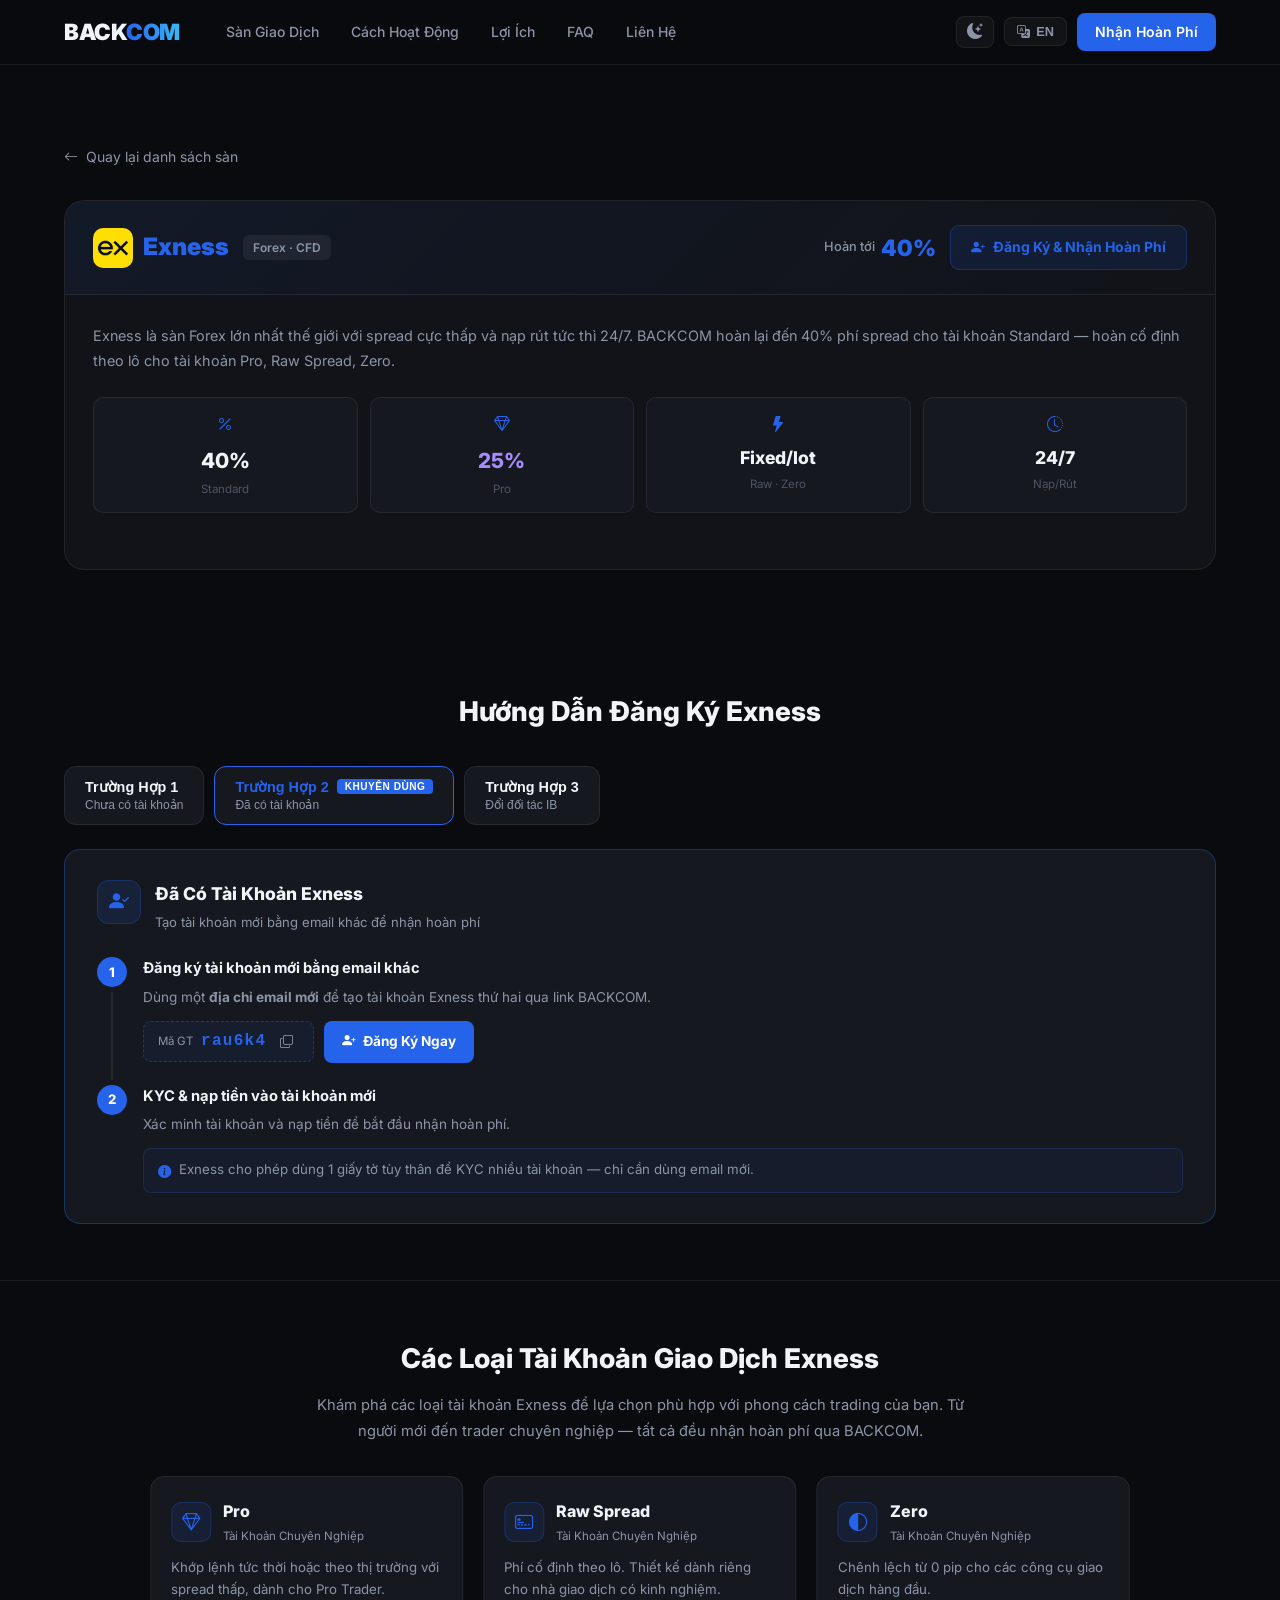
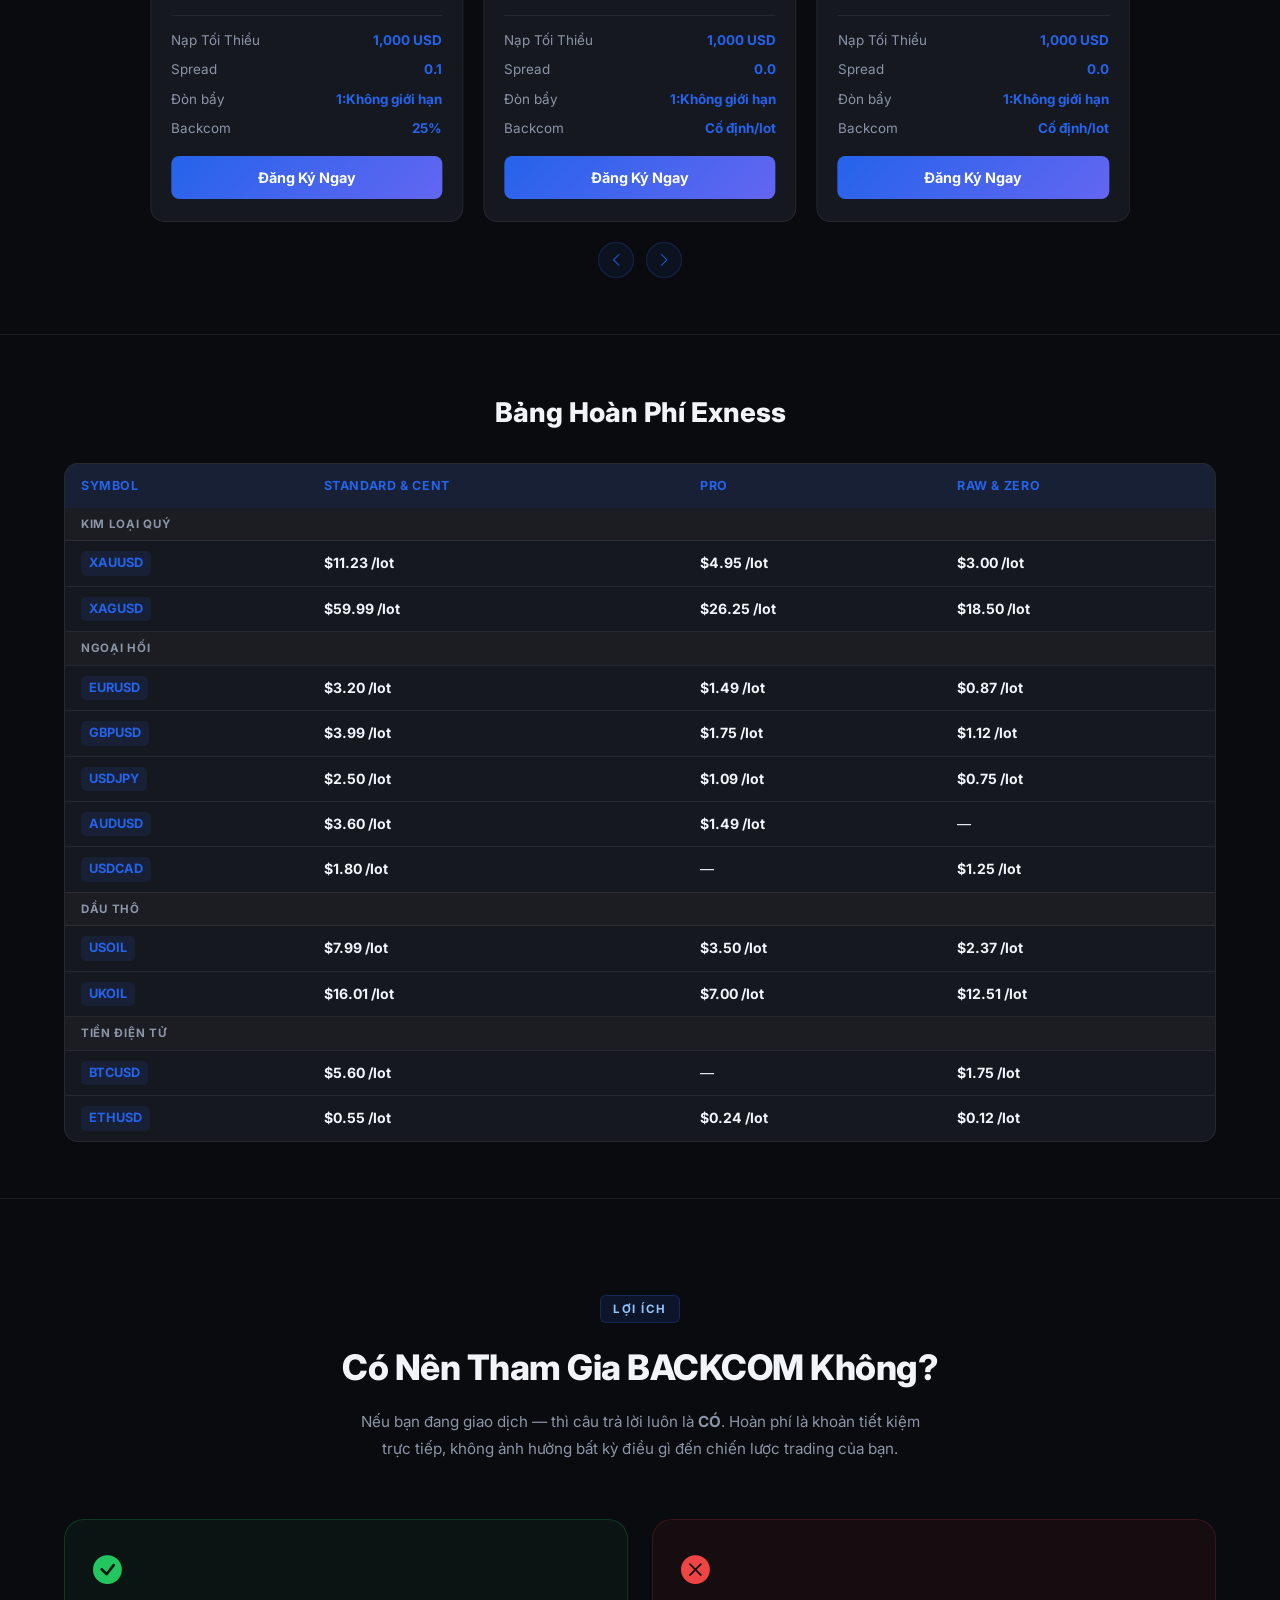
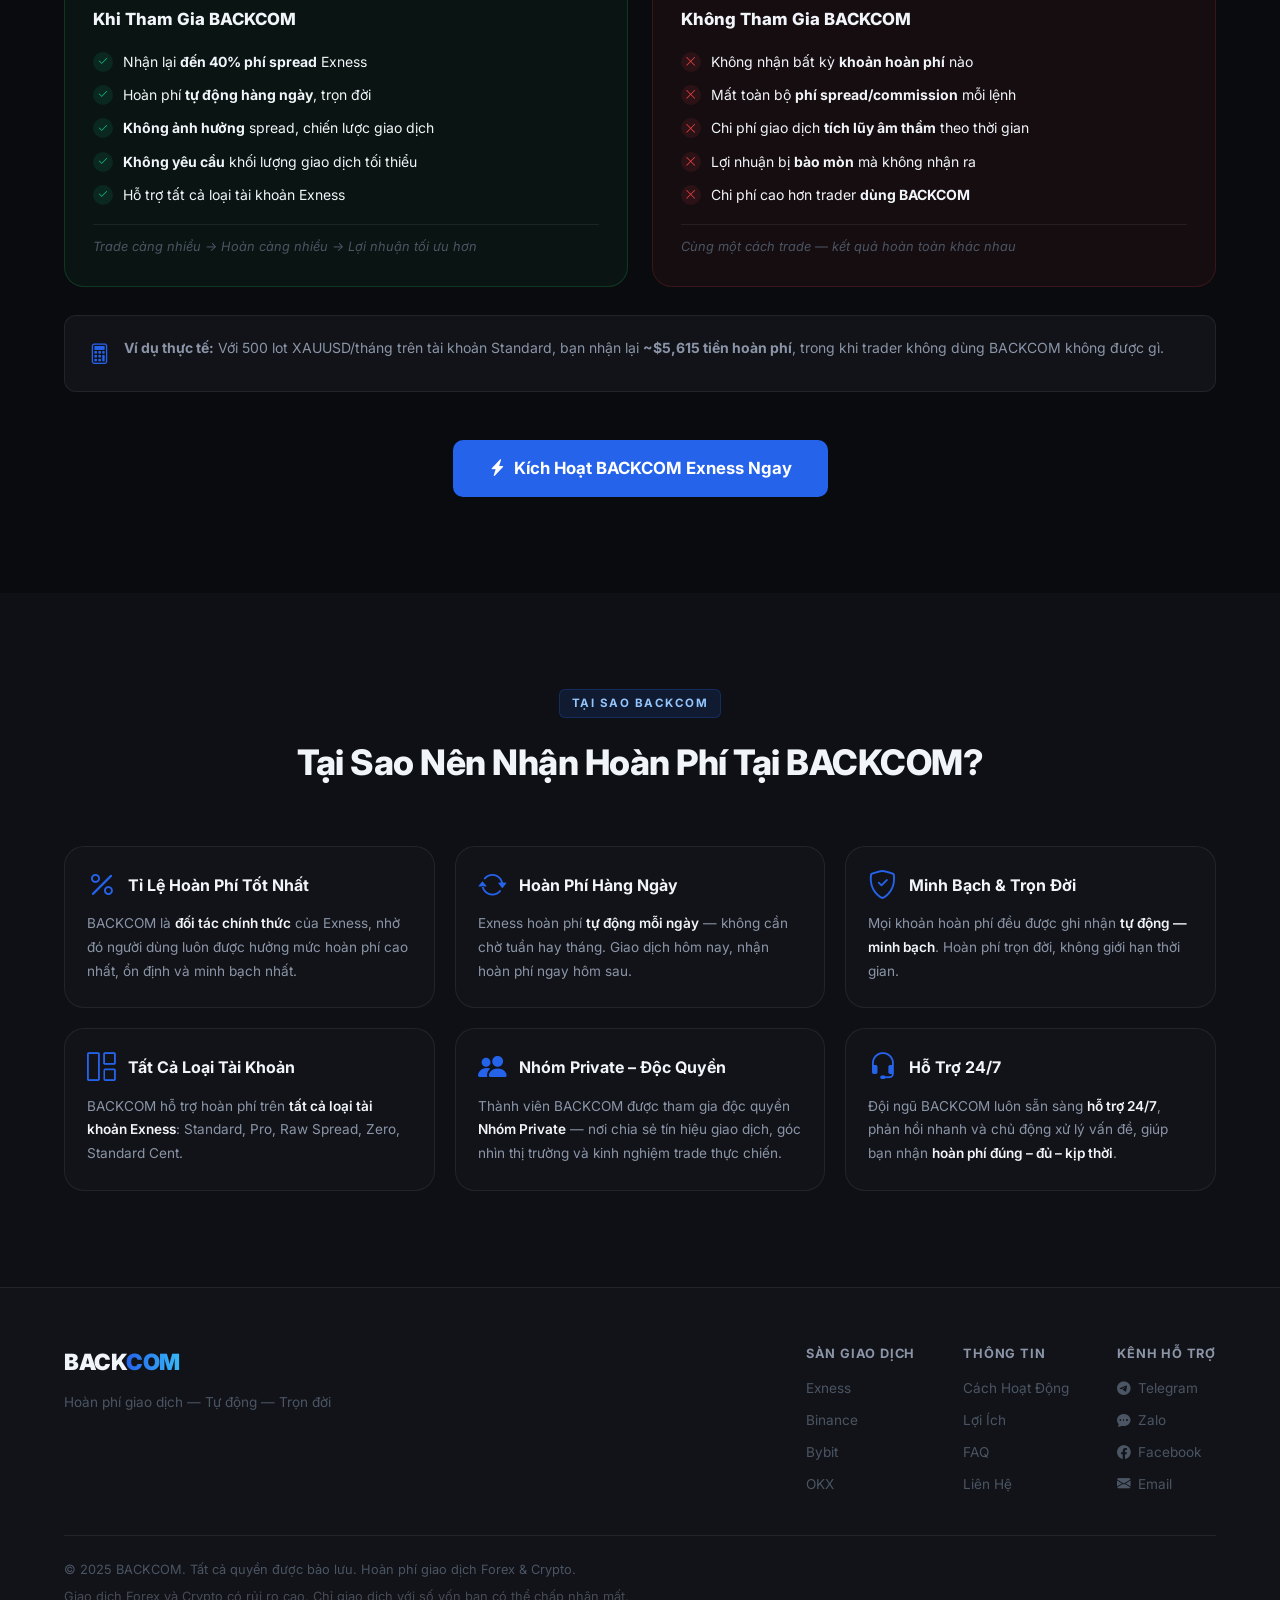
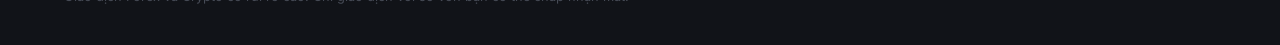
<file: brokers/exness.html>
<!DOCTYPE html>
<html lang="vi">
<head>
  <meta charset="UTF-8">
  <meta name="viewport" content="width=device-width, initial-scale=1.0">
  <title>Exness – Hoàn Phí BACKCOM</title>
  <meta name="description" content="Hoàn phí Exness đến 40% phí spread. Tự động hàng ngày, trọn đời, không điều kiện. Đăng ký qua BACKCOM ngay.">
  <link rel="stylesheet" href="https://cdn.jsdelivr.net/npm/bootstrap-icons@1.11.3/font/bootstrap-icons.min.css">
  <link rel="preconnect" href="https://fonts.googleapis.com">
  <link rel="preconnect" href="https://fonts.gstatic.com" crossorigin>
  <link href="https://fonts.googleapis.com/css2?family=Inter:wght@300;400;500;600;700;800;900&display=swap" rel="stylesheet">
  <link rel="stylesheet" href="../style.css">
  <script>
    if (localStorage.getItem('backcom-theme') === 'light') {
      document.documentElement.classList.add('light');
    }
  </script>
  <style>
    /* ===== BROKER HERO ===== */
    .bk-hero {
      background: var(--bg-card);
      border-bottom: 1px solid var(--border);
      padding: 56px 0 52px;
      position: relative; overflow: hidden;
    }
    .bk-hero::before {
      content: ''; position: absolute; top: -80px; left: 40%;
      width: 600px; height: 600px;
      background: radial-gradient(circle, rgba(37,99,235,.07) 0%, transparent 70%);
      pointer-events: none;
    }
    .bk-hero-inner {
      display: flex; gap: 48px; align-items: center; position: relative; z-index: 1;
    }
    .bk-hero-left { flex: 1; min-width: 0; }
    .bk-hero-right { flex-shrink: 0; display: flex; align-items: center; justify-content: flex-end; }

    .bk-logo-row { display: flex; align-items: center; gap: 12px; margin-bottom: 18px; }
    .bk-logo-icon { width: 44px; height: 44px; background: rgba(37,99,235,.12); border: 1px solid rgba(37,99,235,.25); border-radius: 12px; display: flex; align-items: center; justify-content: center; font-size: 1.3rem; color: var(--accent); }
    .bk-logo-name { font-size: 1.2rem; font-weight: 800; color: var(--text-main); }
    .bk-category-pill { font-size: .72rem; font-weight: 600; text-transform: uppercase; letter-spacing: .04em; padding: 4px 12px; border-radius: 99px; background: var(--bg-card2); color: var(--text-sub); border: 1px solid var(--border); }
    .bk-hero-title { font-size: clamp(1.6rem, 3vw, 2.4rem); font-weight: 800; line-height: 1.2; color: var(--text-main); margin-bottom: 14px; }
    .bk-hero-desc { font-size: .95rem; color: var(--text-sub); line-height: 1.75; max-width: 500px; margin-bottom: 28px; }

    .bk-code-box {
      display: inline-flex; align-items: center; gap: 12px;
      background: rgba(37,99,235,.06); border: 1px dashed rgba(37,99,235,.4);
      border-radius: 10px; padding: 10px 16px; margin-bottom: 24px;
    }
    .bk-code-label { font-size: .75rem; color: var(--text-sub); font-weight: 600; }
    .bk-code-val { font-family: 'Courier New', monospace; font-size: 1.15rem; font-weight: 900; color: var(--accent); letter-spacing: .08em; }
    .bk-code-copy { background: none; border: 1px solid transparent; border-radius: 6px; color: var(--text-sub); padding: 4px 8px; cursor: pointer; transition: all .2s; }
    .bk-code-copy:hover { color: var(--accent); border-color: var(--accent); }

    .bk-hero-actions { display: flex; align-items: center; gap: 14px; flex-wrap: wrap; }
    .bk-btn-register {
      display: inline-flex; align-items: center; gap: 8px;
      background: var(--accent); color: #fff; border: none; border-radius: 10px;
      padding: 13px 28px; font-size: .95rem; font-weight: 700; text-decoration: none;
      transition: background .2s, transform .2s, box-shadow .2s;
    }
    .bk-btn-register:hover { background: var(--accent-hover); transform: translateY(-2px); box-shadow: 0 8px 24px var(--accent-glow); color: #fff; }
    .bk-trust-badge { display: inline-flex; align-items: center; gap: 6px; font-size: .8rem; color: var(--text-sub); }
    .bk-trust-badge i { color: var(--green); }

    /* Promo card */
    .hvc-card {
      width: 320px;
      background: linear-gradient(145deg, #0D1117 0%, #0A0F1E 100%);
      border: 1px solid rgba(37,99,235,.22); border-radius: 20px; padding: 32px 28px 26px;
      position: relative; overflow: hidden;
      box-shadow: 0 0 0 1px rgba(37,99,235,.08), 0 20px 60px rgba(0,0,0,.5), 0 0 80px rgba(37,99,235,.1);
    }
    .hvc-card::before {
      content: ''; position: absolute; top: 0; right: 0; width: 180px; height: 180px;
      background: radial-gradient(circle at top right, rgba(37,99,235,.16) 0%, transparent 60%);
      pointer-events: none;
    }
    .hvc-brand-row { display: flex; align-items: center; gap: 8px; font-size: .72rem; font-weight: 700; letter-spacing: .1em; text-transform: uppercase; color: rgba(255,255,255,.4); margin-bottom: 16px; }
    .hvc-brand-sep { color: rgba(255,255,255,.22); }
    .hvc-title { font-size: .82rem; font-weight: 700; letter-spacing: .1em; text-transform: uppercase; color: rgba(255,255,255,.55); margin-bottom: 8px; }
    .hvc-pct { font-size: 5rem; font-weight: 900; line-height: 1; background: linear-gradient(135deg, #fff 40%, rgba(37,99,235,.9) 100%); -webkit-background-clip: text; -webkit-text-fill-color: transparent; background-clip: text; margin-bottom: 4px; }
    .hvc-icon-row { display: flex; align-items: center; gap: 10px; margin-top: 16px; }
    .hvc-wing { font-size: 2rem; line-height: 1; }
    .hvc-subline { font-size: .92rem; font-weight: 700; letter-spacing: .04em; text-transform: uppercase; color: rgba(255,255,255,.65); line-height: 1.4; }

    html.light .hvc-card { background: linear-gradient(145deg, #1e293b 0%, #0f172a 100%); }

    /* ===== STATS ROW ===== */
    .bk-stats { display: grid; grid-template-columns: repeat(4,1fr); border-top: 1px solid var(--border); border-bottom: 1px solid var(--border); background: var(--bg-card); }
    .bk-stat { padding: 28px 20px; text-align: center; border-right: 1px solid var(--border); }
    .bk-stat:last-child { border-right: none; }
    .bk-stat-icon { font-size: 1.7rem; margin-bottom: 10px; color: var(--accent); }
    .bk-stat-val { font-size: 2rem; font-weight: 900; color: var(--text-main); line-height: 1; margin-bottom: 5px; }
    .bk-stat-label { font-size: .8rem; color: var(--text-sub); }

    /* ===== REGISTRATION GUIDE ===== */
    .bk-guide { padding: 56px 0; border-bottom: 1px solid var(--border); }
    .bk-guide-title { font-size: 1.7rem; font-weight: 800; text-align: center; margin-bottom: 32px; }

    .reg-tab-row { display: flex; gap: 10px; flex-wrap: wrap; margin-bottom: 24px; }
    .reg-case-btn {
      display: flex; flex-direction: column; align-items: flex-start; gap: 3px;
      padding: 12px 20px; border-radius: 12px; border: 1px solid var(--border);
      background: var(--bg-card2); cursor: pointer; transition: border-color .2s;
      text-align: left;
    }
    .reg-case-btn:hover { border-color: var(--accent); }
    .reg-case-btn.active { border-color: var(--accent); }
    .reg-case-btn.active .reg-case-label { color: var(--accent); }
    .reg-case-label { display: flex; align-items: center; gap: 8px; font-size: .9rem; font-weight: 700; color: var(--text-main); transition: color .2s; }
    .reg-rec-tag { font-size: .63rem; font-weight: 700; letter-spacing: .05em; text-transform: uppercase; background: var(--accent); color: #fff; padding: 2px 8px; border-radius: 4px; }
    .reg-case-sub { font-size: .75rem; color: var(--text-sub); }

    .reg-case-panels {}
    .reg-case-panel { display: none; }
    .reg-case-panel.active { display: block; }

    .reg-pcard {
      background: var(--bg-card2); border: 1px solid var(--border);
      border-radius: 16px; padding: 30px 32px;
    }
    .reg-pcard.recommended { border-color: rgba(37,99,235,.35); }
    .reg-pcard-header { display: flex; align-items: flex-start; gap: 14px; margin-bottom: 24px; }
    .reg-pcard-icon {
      width: 44px; height: 44px; border-radius: 12px;
      background: rgba(37,99,235,.12); border: 1px solid rgba(37,99,235,.25);
      display: flex; align-items: center; justify-content: center;
      font-size: 1.25rem; color: var(--accent); flex-shrink: 0;
    }
    .reg-pcard-name { font-size: 1.1rem; font-weight: 800; color: var(--text-main); }
    .reg-pcard-sub { font-size: .82rem; color: var(--text-sub); margin-top: 4px; }

    .reg-timeline { display: flex; flex-direction: column; }
    .reg-tl-step { display: flex; gap: 16px; }
    .reg-tl-left { display: flex; flex-direction: column; align-items: center; flex-shrink: 0; }
    .reg-tl-num {
      width: 30px; height: 30px; border-radius: 50%;
      background: var(--accent); color: #fff;
      font-size: .82rem; font-weight: 800;
      display: flex; align-items: center; justify-content: center;
    }
    .reg-tl-line { width: 2px; flex: 1; background: var(--border); min-height: 16px; margin: 5px 0; }
    .reg-tl-body { padding-bottom: 22px; flex: 1; min-width: 0; }
    .reg-tl-step.last .reg-tl-body { padding-bottom: 0; }
    .reg-tl-title { font-size: .92rem; font-weight: 700; color: var(--text-main); margin-bottom: 5px; }
    .reg-tl-desc { font-size: .85rem; color: var(--text-sub); line-height: 1.7; margin: 0; }

    .reg-inline { display: flex; align-items: center; gap: 10px; flex-wrap: wrap; margin-top: 12px; }
    .reg-code-box {
      display: inline-flex; align-items: center; gap: 8px;
      background: rgba(37,99,235,.07); border: 1px dashed rgba(37,99,235,.4);
      border-radius: 8px; padding: 7px 14px;
    }
    .reg-code-label { font-size: .72rem; color: var(--text-sub); }
    .reg-code-val { font-family: 'Courier New', monospace; font-size: 1rem; font-weight: 900; color: var(--accent); letter-spacing: .08em; }
    .reg-code-copy { background: none; border: none; color: var(--text-sub); padding: 2px 6px; cursor: pointer; border-radius: 4px; transition: color .2s; }
    .reg-code-copy:hover { color: var(--accent); }

    .btn-case-reg {
      display: inline-flex; align-items: center; gap: 7px;
      background: var(--accent); color: #fff; border: none;
      border-radius: 8px; padding: 10px 18px; font-size: .85rem; font-weight: 700;
      text-decoration: none; cursor: pointer; transition: background .2s, transform .2s;
    }
    .btn-case-reg:hover { background: var(--accent-hover); transform: translateY(-1px); color: #fff; }

    .reg-note {
      display: flex; align-items: flex-start; gap: 8px; margin-top: 12px;
      background: rgba(37,99,235,.06); border: 1px solid rgba(37,99,235,.2);
      border-radius: 8px; padding: 10px 14px; font-size: .83rem; color: var(--text-sub); line-height: 1.6;
    }
    .reg-note i { color: var(--accent); margin-top: 2px; flex-shrink: 0; }

    .guide-link-box {
      display: flex; align-items: center; gap: 10px;
      background: rgba(37,99,235,.06); border: 1px dashed rgba(37,99,235,.4);
      border-radius: 8px; padding: 8px 14px; margin-top: 10px;
      font-size: .82rem; color: var(--accent); word-break: break-all;
      font-family: 'Courier New', monospace; flex-wrap: wrap;
    }
    .guide-link-box .btn-copy-link {
      flex-shrink: 0; font-family: inherit; font-size: .78rem;
      display: inline-flex; align-items: center; gap: 4px;
      padding: 4px 10px; border-radius: 6px;
      border: 1px solid var(--accent); color: var(--accent);
      background: none; cursor: pointer; transition: all .2s;
    }
    .guide-link-box .btn-copy-link:hover { background: var(--accent); color: #fff; }

    html.light .reg-pcard { background: #fff; border-color: #e2e8f0; }
    html.light .reg-pcard.recommended { border-color: rgba(37,99,235,.3); }
    html.light .reg-case-btn { background: #f8fafc; }

    /* ===== ACCOUNT TYPES SLIDER ===== */
    .bkex-section { padding: 56px 0; border-bottom: 1px solid var(--border); }
    .bkex-title { font-size: 1.7rem; font-weight: 800; color: var(--text-main); text-align: center; margin-bottom: 12px; }
    .bkex-subtitle { font-size: .92rem; color: var(--text-sub); text-align: center; max-width: 660px; margin: 0 auto 32px; line-height: 1.75; }

    .bkex-acc-wrap { max-width: 980px; margin: 0 auto; }
    .bkex-acc-viewport {
      overflow: hidden; border-radius: 14px;
      cursor: grab; user-select: none; -webkit-user-select: none;
    }
    .bkex-acc-viewport.is-dragging { cursor: grabbing; }
    .bkex-acc-track { display: flex; gap: 20px; will-change: transform; }
    .bkex-acc-item { flex-shrink: 0; display: flex; }
    .bkex-acc-card {
      background: var(--bg-card2); border: 1px solid var(--border); border-radius: 14px;
      padding: 22px 20px; display: flex; flex-direction: column; transition: border-color .2s; width: 100%;
    }
    .bkex-acc-card:hover { border-color: rgba(37,99,235,.35); }
    .bkex-acc-head { display: flex; align-items: center; gap: 12px; margin-bottom: 12px; }
    .bkex-acc-icon {
      width: 40px; height: 40px; border-radius: 10px;
      background: rgba(37,99,235,.1); border: 1px solid rgba(37,99,235,.25);
      display: flex; align-items: center; justify-content: center;
      font-size: 1.15rem; color: var(--accent); flex-shrink: 0;
    }
    .bkex-acc-name { font-size: 1rem; font-weight: 800; color: var(--text-main); }
    .bkex-acc-type { font-size: .72rem; color: var(--text-sub); margin-top: 2px; }
    .bkex-acc-desc { font-size: .83rem; color: var(--text-sub); line-height: 1.65; margin-bottom: 14px; flex: 1; }
    .bkex-acc-stats { border-top: 1px solid var(--border); padding-top: 14px; display: flex; flex-direction: column; gap: 8px; margin-bottom: 16px; }
    .bkex-acc-stat { display: flex; justify-content: space-between; align-items: center; font-size: .84rem; }
    .bkex-acc-stat-k { color: var(--text-sub); }
    .bkex-acc-stat-v { font-weight: 700; color: var(--text-main); }
    .bkex-acc-stat-v.hl { color: var(--accent); }
    .bkex-acc-btn {
      display: block; text-align: center;
      background: linear-gradient(135deg, var(--accent), #6366F1);
      color: #fff; font-weight: 700; font-size: .9rem; border: none; border-radius: 8px;
      padding: 10px 12px; text-decoration: none; cursor: pointer; transition: opacity .2s; margin-top: auto;
    }
    .bkex-acc-btn:hover { opacity: .88; color: #fff; }
    .bkex-acc-nav { display: flex; justify-content: center; align-items: center; gap: 12px; margin-top: 20px; }
    .bkex-acc-nav-btn {
      background: rgba(37,99,235,.08); border: 1px solid rgba(37,99,235,.25); color: var(--accent);
      border-radius: 50%; width: 36px; height: 36px; display: flex; align-items: center;
      justify-content: center; cursor: pointer; transition: all .2s; font-size: .9rem;
    }
    .bkex-acc-nav-btn:hover { background: rgba(37,99,235,.18); }
    html.light .bkex-acc-card { background: #fff; border-color: #e2e8f0; }

    /* ===== REBATE TABLE ===== */
    .bk-table-sec { padding: 56px 0; border-bottom: 1px solid var(--border); }
    .bk-table-title { font-size: 1.7rem; font-weight: 800; text-align: center; margin-bottom: 28px; }
    .bk-table-wrap { background: var(--bg-card2); border: 1px solid var(--border); border-radius: 14px; overflow: hidden; }
    .bk-table-wrap { overflow-x: auto; -webkit-overflow-scrolling: touch; }
    .bk-table-wrap table { width: 100%; border-collapse: collapse; min-width: 500px; }
    .bk-table-wrap thead th { background: rgba(37,99,235,.1); color: var(--accent); font-size: .78rem; font-weight: 700; letter-spacing: .05em; text-transform: uppercase; padding: 12px 16px; text-align: left; }
    .bk-table-wrap tbody tr { border-bottom: 1px solid var(--border); }
    .bk-table-wrap tbody tr:last-child { border-bottom: none; }
    .bk-table-wrap tbody td { padding: 10px 16px; font-size: .88rem; color: var(--text-main); }
    .bk-table-wrap tbody tr:hover td { background: rgba(37,99,235,.04); }
    .bk-table-wrap .cat-row td { background: rgba(255,255,255,.02); font-size: .72rem; font-weight: 700; color: var(--text-sub); letter-spacing: .06em; text-transform: uppercase; padding: 7px 16px; }
    .bk-table-wrap .sym-badge { display: inline-block; background: rgba(37,99,235,.1); color: var(--accent); padding: 2px 8px; border-radius: 5px; font-weight: 700; font-size: .8rem; }
    .val-std { color: #22c55e; font-weight: 700; }
    .val-pro { color: #a78bfa; font-weight: 700; }
    .val-raw { color: var(--accent); font-weight: 700; }
    html.light .bk-table-wrap { background: #fff; border-color: #e2e8f0; }
    html.light .bk-table-wrap .cat-row td { background: #f8fafc; }

    /* ===== RESPONSIVE ===== */
    @media (max-width: 900px) {
      .bk-hero-inner { flex-direction: column; }
      .bk-hero-right { width: 100%; justify-content: center; }
      .hvc-card { width: 100%; max-width: 320px; }
      .bk-stats { grid-template-columns: 1fr 1fr; }
      .bk-stat { border-bottom: 1px solid var(--border); }
      .reg-case-btn { flex: 1; min-width: 0; }
      .reg-pcard { padding: 22px 18px; }
    }
    @media (max-width: 600px) {
      .bk-guide-title, .bk-accs-title, .bk-table-title { font-size: 1.4rem; }
      .reg-tab-row { flex-direction: column; }
      .reg-inline { flex-direction: column; align-items: flex-start; }
    }
  </style>
</head>
<body>

<!-- ===== SVG BROKER LOGO DEFS ===== -->
<svg style="display:none" aria-hidden="true">
  <defs>
    <symbol id="logo-exness" viewBox="0 0 24 24">
      <path d="M20.66 7A10 10 0 1 0 20.66 17" fill="none" stroke="currentColor" stroke-width="2.2" stroke-linecap="round"/>
      <line x1="2" y1="12" x2="20.5" y2="12" fill="none" stroke="currentColor" stroke-width="2.2" stroke-linecap="round"/>
    </symbol>
  </defs>
</svg>

<!-- ===== NAVBAR ===== -->
<nav class="navbar" id="navbar">
  <div class="nav-inner">
    <a href="../index.html" class="nav-logo">
      <span class="logo-back">BACK</span><span class="logo-com">COM</span>
    </a>
    <div class="nav-links">
      <a href="../index.html#brokers" class="nav-link vi-text">Sàn Giao Dịch</a>
      <a href="../index.html#brokers" class="nav-link en-text" style="display:none;">Brokers</a>
      <a href="../index.html#how-it-works" class="nav-link vi-text">Cách Hoạt Động</a>
      <a href="../index.html#how-it-works" class="nav-link en-text" style="display:none;">How It Works</a>
      <a href="../index.html#why-backcom" class="nav-link vi-text">Lợi Ích</a>
      <a href="../index.html#why-backcom" class="nav-link en-text" style="display:none;">Benefits</a>
      <a href="../index.html#faq" class="nav-link vi-text">FAQ</a>
      <a href="../index.html#faq" class="nav-link en-text" style="display:none;">FAQ</a>
      <a href="../index.html#contact" class="nav-link vi-text">Liên Hệ</a>
      <a href="../index.html#contact" class="nav-link en-text" style="display:none;">Contact</a>
    </div>
    <div class="nav-right">
      <button class="theme-toggle" id="themeToggle" onclick="toggleTheme()" title="Chuyển giao diện">
        <i class="bi bi-sun-fill icon-sun"></i>
        <i class="bi bi-moon-stars-fill icon-moon"></i>
      </button>
      <button class="lang-toggle" id="langToggle" onclick="toggleLang()">
        <i class="bi bi-translate"></i>
        <span id="langLabel">EN</span>
      </button>
      <a href="#" class="btn-nav-cta vi-text" data-broker="exness" data-action="register">Nhận Hoàn Phí</a>
      <a href="#" class="btn-nav-cta en-text" style="display:none;" data-broker="exness" data-action="register">Get Rebates</a>
      <button class="nav-hamburger" id="navHamburger" onclick="toggleMenu()">
        <i class="bi bi-list"></i>
      </button>
    </div>
  </div>
  <div class="nav-mobile" id="navMobile">
    <a href="../index.html#brokers" class="nav-mobile-link vi-text" onclick="toggleMenu()">Sàn Giao Dịch</a>
    <a href="../index.html#brokers" class="nav-mobile-link en-text" style="display:none;" onclick="toggleMenu()">Brokers</a>
    <a href="../index.html#how-it-works" class="nav-mobile-link vi-text" onclick="toggleMenu()">Cách Hoạt Động</a>
    <a href="../index.html#how-it-works" class="nav-mobile-link en-text" style="display:none;" onclick="toggleMenu()">How It Works</a>
    <a href="../index.html#why-backcom" class="nav-mobile-link vi-text" onclick="toggleMenu()">Lợi Ích</a>
    <a href="../index.html#why-backcom" class="nav-mobile-link en-text" style="display:none;" onclick="toggleMenu()">Benefits</a>
    <a href="../index.html#faq" class="nav-mobile-link vi-text" onclick="toggleMenu()">FAQ</a>
    <a href="../index.html#faq" class="nav-mobile-link en-text" style="display:none;" onclick="toggleMenu()">FAQ</a>
    <a href="../index.html#contact" class="nav-mobile-link vi-text" onclick="toggleMenu()">Liên Hệ</a>
    <a href="../index.html#contact" class="nav-mobile-link en-text" style="display:none;" onclick="toggleMenu()">Contact</a>
  </div>
</nav>

<!-- ===== BROKER DETAIL SECTION ===== -->
<section class="section" style="padding: 80px 0 40px;">
  <div class="container">

    <a href="../index.html#brokers" class="back-link">
      <i class="bi bi-arrow-left"></i>
      <span class="vi-text">Quay lại danh sách sàn</span>
      <span class="en-text" style="display:none;">Back to broker list</span>
    </a>

    <div class="broker-block broker-panel active-broker" id="broker-exness">
      <div class="broker-block-header exness-header">
        <div class="broker-block-left">
          <div class="broker-logo-wrap">
            <img src="../assets/logos/Exness.png" alt="Exness" class="broker-logo-img">
            <span class="broker-logo-name">Exness</span>
          </div>
          <span class="broker-type-pill vi-text">Forex · CFD</span>
          <span class="broker-type-pill en-text" style="display:none;">Forex · CFD</span>
        </div>
        <div class="broker-block-right">
          <div class="broker-pct-badge exness-pct">
            <span class="vi-text">Hoàn tới</span>
            <span class="en-text" style="display:none;">Up to</span>
            <span class="pct-num">40%</span>
          </div>
          <a href="#" class="btn-broker exness-btn" data-broker="exness" data-action="register">
            <i class="bi bi-person-plus-fill"></i>
            <span class="vi-text">Đăng Ký &amp; Nhận Hoàn Phí</span>
            <span class="en-text" style="display:none;">Register &amp; Get Rebates</span>
          </a>
        </div>
      </div>
      <div class="broker-block-body">
        <div class="broker-desc vi-text">
          Exness là sàn Forex lớn nhất thế giới với spread cực thấp và nạp rút tức thì 24/7. BACKCOM hoàn lại đến 40% phí spread cho tài khoản Standard — hoàn cố định theo lô cho tài khoản Pro, Raw Spread, Zero.
        </div>
        <div class="broker-desc en-text" style="display:none;">
          Exness is the world's largest Forex broker with ultra-low spreads and instant 24/7 deposits. BACKCOM rebates up to 40% of spread fees for Standard accounts — fixed per-lot rebates for Pro, Raw Spread, and Zero accounts.
        </div>
        <div class="broker-stats-row">
          <div class="broker-stat">
            <div class="bstat-icon exness-icon"><i class="bi bi-percent"></i></div>
            <div class="bstat-val">40%</div>
            <div class="bstat-label">Standard</div>
          </div>
          <div class="broker-stat">
            <div class="bstat-icon exness-icon"><i class="bi bi-gem"></i></div>
            <div class="bstat-val" style="color:#a78bfa;">25%</div>
            <div class="bstat-label">Pro</div>
          </div>
          <div class="broker-stat">
            <div class="bstat-icon exness-icon"><i class="bi bi-lightning-fill"></i></div>
            <div class="bstat-val" style="font-size:1.1rem;">Fixed/lot</div>
            <div class="bstat-label">Raw · Zero</div>
          </div>
          <div class="broker-stat">
            <div class="bstat-icon exness-icon"><i class="bi bi-clock-history"></i></div>
            <div class="bstat-val" style="font-size:1.1rem;">24/7</div>
            <div class="bstat-label vi-text">Nạp/Rút</div>
            <div class="bstat-label en-text" style="display:none;">Deposit/Withdraw</div>
          </div>
        </div>
      </div>
    </div>

  </div>
</section>

<!-- ===== REGISTRATION GUIDE ===== -->
<div class="bk-guide">
  <div class="container">
    <h2 class="bk-guide-title vi-text">Hướng Dẫn Đăng Ký Exness</h2>
    <h2 class="bk-guide-title en-text" style="display:none;">How to Register Exness</h2>

    <div class="reg-tab-row">
      <button class="reg-case-btn" onclick="switchRegTab(1,this)">
        <div class="reg-case-label vi-text">Trường Hợp 1</div>
        <div class="reg-case-label en-text" style="display:none;">Case 1</div>
        <div class="reg-case-sub vi-text">Chưa có tài khoản</div>
        <div class="reg-case-sub en-text" style="display:none;">New to Exness</div>
      </button>
      <button class="reg-case-btn active" onclick="switchRegTab(2,this)">
        <div class="reg-case-label vi-text">Trường Hợp 2 <span class="reg-rec-tag">KHUYÊN DÙNG</span></div>
        <div class="reg-case-label en-text" style="display:none;">Case 2 <span class="reg-rec-tag">RECOMMENDED</span></div>
        <div class="reg-case-sub vi-text">Đã có tài khoản</div>
        <div class="reg-case-sub en-text" style="display:none;">Have an account</div>
      </button>
      <button class="reg-case-btn" onclick="switchRegTab(3,this)">
        <div class="reg-case-label vi-text">Trường Hợp 3</div>
        <div class="reg-case-label en-text" style="display:none;">Case 3</div>
        <div class="reg-case-sub vi-text">Đổi đối tác IB</div>
        <div class="reg-case-sub en-text" style="display:none;">Switch IB partner</div>
      </button>
    </div>

    <div class="reg-case-panels">

      <!-- Panel 1 — Chưa có tài khoản -->
      <div class="reg-case-panel" id="exness-rp-1">
        <div class="reg-pcard">
          <div class="reg-pcard-header">
            <div class="reg-pcard-icon"><i class="bi bi-person-plus-fill"></i></div>
            <div>
              <div class="reg-pcard-name vi-text">Chưa Có Tài Khoản Exness</div>
              <div class="reg-pcard-name en-text" style="display:none;">New to Exness</div>
              <div class="reg-pcard-sub vi-text">Đăng ký mới qua link giới thiệu để nhận hoàn phí ngay</div>
              <div class="reg-pcard-sub en-text" style="display:none;">Register via referral link to start earning rebates</div>
            </div>
          </div>
          <div class="reg-timeline">
            <div class="reg-tl-step">
              <div class="reg-tl-left"><div class="reg-tl-num">1</div><div class="reg-tl-line"></div></div>
              <div class="reg-tl-body">
                <div class="reg-tl-title vi-text">Đăng ký qua link giới thiệu BACKCOM</div>
                <div class="reg-tl-title en-text" style="display:none;">Register via BACKCOM referral link</div>
                <p class="reg-tl-desc vi-text">Tạo tài khoản Exness mới qua <strong>link giới thiệu</strong> của BACKCOM bên dưới.</p>
                <p class="reg-tl-desc en-text" style="display:none;">Create a new Exness account through BACKCOM's <strong>referral link</strong> below.</p>
                <div class="reg-inline">
                  <div class="reg-code-box">
                    <span class="reg-code-label vi-text">Mã GT</span>
                    <span class="reg-code-label en-text" style="display:none;">Code</span>
                    <span class="reg-code-val" data-ref="exness"></span>
                    <button class="reg-code-copy" data-copy-ref="exness"><i class="bi bi-copy"></i></button>
                  </div>
                  <a href="#" class="btn-case-reg" data-broker="exness" data-action="register">
                    <i class="bi bi-person-plus-fill"></i>
                    <span class="vi-text">Đăng Ký Ngay</span>
                    <span class="en-text" style="display:none;">Register Now</span>
                  </a>
                </div>
              </div>
            </div>
            <div class="reg-tl-step">
              <div class="reg-tl-left"><div class="reg-tl-num">2</div><div class="reg-tl-line"></div></div>
              <div class="reg-tl-body">
                <div class="reg-tl-title vi-text">Xác minh tài khoản (KYC)</div>
                <div class="reg-tl-title en-text" style="display:none;">Complete KYC</div>
                <p class="reg-tl-desc vi-text">Xác minh danh tính bằng CCCD, Bằng Lái Xe hoặc Hộ Chiếu.</p>
                <p class="reg-tl-desc en-text" style="display:none;">Verify your identity with an ID card, driver's license, or passport.</p>
              </div>
            </div>
            <div class="reg-tl-step last">
              <div class="reg-tl-left"><div class="reg-tl-num">3</div></div>
              <div class="reg-tl-body">
                <div class="reg-tl-title vi-text">Nạp tiền & bắt đầu nhận hoàn phí</div>
                <div class="reg-tl-title en-text" style="display:none;">Deposit & start earning rebates</div>
                <p class="reg-tl-desc vi-text">Nạp tiền vào tài khoản và bắt đầu giao dịch. Hoàn phí tự động từ lệnh đầu tiên.</p>
                <p class="reg-tl-desc en-text" style="display:none;">Deposit and start trading. Rebates are calculated automatically from your first order.</p>
              </div>
            </div>
          </div>
        </div>
      </div>

      <!-- Panel 2 — Đã có tài khoản (default active) -->
      <div class="reg-case-panel active" id="exness-rp-2">
        <div class="reg-pcard recommended">
          <div class="reg-pcard-header">
            <div class="reg-pcard-icon"><i class="bi bi-person-check-fill"></i></div>
            <div>
              <div class="reg-pcard-name vi-text">Đã Có Tài Khoản Exness</div>
              <div class="reg-pcard-name en-text" style="display:none;">Already Have an Exness Account</div>
              <div class="reg-pcard-sub vi-text">Tạo tài khoản mới bằng email khác để nhận hoàn phí</div>
              <div class="reg-pcard-sub en-text" style="display:none;">Create a new account with a different email to receive rebates</div>
            </div>
          </div>
          <div class="reg-timeline">
            <div class="reg-tl-step">
              <div class="reg-tl-left"><div class="reg-tl-num">1</div><div class="reg-tl-line"></div></div>
              <div class="reg-tl-body">
                <div class="reg-tl-title vi-text">Đăng ký tài khoản mới bằng email khác</div>
                <div class="reg-tl-title en-text" style="display:none;">Register a new account with a different email</div>
                <p class="reg-tl-desc vi-text">Dùng một <strong>địa chỉ email mới</strong> để tạo tài khoản Exness thứ hai qua link BACKCOM.</p>
                <p class="reg-tl-desc en-text" style="display:none;">Use a <strong>new email address</strong> to create a second Exness account through BACKCOM's link.</p>
                <div class="reg-inline">
                  <div class="reg-code-box">
                    <span class="reg-code-label vi-text">Mã GT</span>
                    <span class="reg-code-label en-text" style="display:none;">Code</span>
                    <span class="reg-code-val" data-ref="exness"></span>
                    <button class="reg-code-copy" data-copy-ref="exness"><i class="bi bi-copy"></i></button>
                  </div>
                  <a href="#" class="btn-case-reg" data-broker="exness" data-action="register">
                    <i class="bi bi-person-plus-fill"></i>
                    <span class="vi-text">Đăng Ký Ngay</span>
                    <span class="en-text" style="display:none;">Register Now</span>
                  </a>
                </div>
              </div>
            </div>
            <div class="reg-tl-step last">
              <div class="reg-tl-left"><div class="reg-tl-num">2</div></div>
              <div class="reg-tl-body">
                <div class="reg-tl-title vi-text">KYC & nạp tiền vào tài khoản mới</div>
                <div class="reg-tl-title en-text" style="display:none;">KYC & fund the new account</div>
                <p class="reg-tl-desc vi-text">Xác minh tài khoản và nạp tiền để bắt đầu nhận hoàn phí.</p>
                <p class="reg-tl-desc en-text" style="display:none;">Verify the new account and deposit to start receiving rebates.</p>
                <div class="reg-note">
                  <i class="bi bi-info-circle-fill"></i>
                  <span class="vi-text">Exness cho phép dùng 1 giấy tờ tùy thân để KYC nhiều tài khoản — chỉ cần dùng email mới.</span>
                  <span class="en-text" style="display:none;">Exness allows 1 ID document for multiple accounts — just use a new email.</span>
                </div>
              </div>
            </div>
          </div>
        </div>
      </div>

      <!-- Panel 3 — Đổi IB -->
      <div class="reg-case-panel" id="exness-rp-3">
        <div class="reg-pcard">
          <div class="reg-pcard-header">
            <div class="reg-pcard-icon"><i class="bi bi-arrow-left-right"></i></div>
            <div>
              <div class="reg-pcard-name vi-text">Đã Có Tài Khoản Nhưng Không Muốn Tạo Mới</div>
              <div class="reg-pcard-name en-text" style="display:none;">Have an Account But Don't Want to Create a New One</div>
              <div class="reg-pcard-sub vi-text">Chuyển đổi đối tác IB sang BACKCOM để nhận hoàn phí</div>
              <div class="reg-pcard-sub en-text" style="display:none;">Switch your IB partner to BACKCOM to receive rebates</div>
            </div>
          </div>
          <div class="reg-timeline">
            <div class="reg-tl-step">
              <div class="reg-tl-left"><div class="reg-tl-num">1</div><div class="reg-tl-line"></div></div>
              <div class="reg-tl-body">
                <div class="reg-tl-title vi-text">Mở Live Chat trên Exness</div>
                <div class="reg-tl-title en-text" style="display:none;">Open Live Chat on Exness</div>
                <p class="reg-tl-desc vi-text">Đăng nhập vào tài khoản Exness, vào mục <strong>Hồ sơ</strong> và chọn <strong>Chat trực tuyến</strong>.</p>
                <p class="reg-tl-desc en-text" style="display:none;">Log in to Exness, go to <strong>Profile</strong> and select <strong>Live Chat</strong>.</p>
              </div>
            </div>
            <div class="reg-tl-step">
              <div class="reg-tl-left"><div class="reg-tl-num">2</div><div class="reg-tl-line"></div></div>
              <div class="reg-tl-body">
                <div class="reg-tl-title vi-text">Yêu cầu đổi đối tác</div>
                <div class="reg-tl-title en-text" style="display:none;">Request a partner change</div>
                <p class="reg-tl-desc vi-text">Gửi câu lệnh <strong>"Đổi đối tác"</strong> trong chat để bắt đầu quá trình thay đổi.</p>
                <p class="reg-tl-desc en-text" style="display:none;">Send the message <strong>"Change partner"</strong> in chat to start the process.</p>
              </div>
            </div>
            <div class="reg-tl-step">
              <div class="reg-tl-left"><div class="reg-tl-num">3</div><div class="reg-tl-line"></div></div>
              <div class="reg-tl-body">
                <div class="reg-tl-title vi-text">Xác nhận qua link BOT gửi</div>
                <div class="reg-tl-title en-text" style="display:none;">Confirm via BOT link</div>
                <p class="reg-tl-desc vi-text">Nhấn vào liên kết mà BOT gửi, đăng nhập lại, sau đó nhấn vào liên kết thêm một lần nữa.</p>
                <p class="reg-tl-desc en-text" style="display:none;">Click the link sent by the BOT, log in again, then click the link one more time.</p>
              </div>
            </div>
            <div class="reg-tl-step">
              <div class="reg-tl-left"><div class="reg-tl-num">4</div><div class="reg-tl-line"></div></div>
              <div class="reg-tl-body">
                <div class="reg-tl-title vi-text">Dán link đối tác BACKCOM</div>
                <div class="reg-tl-title en-text" style="display:none;">Paste BACKCOM partner link</div>
                <p class="reg-tl-desc vi-text">Chọn lý do <strong>"Tín hiệu giao dịch"</strong>, sau đó dán link đối tác BACKCOM:</p>
                <p class="reg-tl-desc en-text" style="display:none;">Select reason <strong>"Trading signals"</strong>, then paste the BACKCOM partner link:</p>
                <div class="guide-link-box" id="exness-switch-link-box">
                  <span id="exness-switch-link-val">—</span>
                  <button class="btn-copy-link" id="exness-switch-link-copy"><i class="bi bi-copy"></i> <span class="vi-text">Sao Chép</span><span class="en-text" style="display:none;">Copy</span></button>
                </div>
              </div>
            </div>
            <div class="reg-tl-step">
              <div class="reg-tl-left"><div class="reg-tl-num">5</div><div class="reg-tl-line"></div></div>
              <div class="reg-tl-body">
                <div class="reg-tl-title vi-text">Điền nguồn tìm thấy đối tác</div>
                <div class="reg-tl-title en-text" style="display:none;">Fill in where you found the partner</div>
                <p class="reg-tl-desc vi-text">Tại mục <em>"Bạn đã tìm thấy đối tác mới ở đâu"</em> — điền link đối tác hoặc <strong>facebook.com</strong>.</p>
                <p class="reg-tl-desc en-text" style="display:none;">For <em>"Where did you find your new partner?"</em> — enter the partner link or <strong>facebook.com</strong>.</p>
              </div>
            </div>
            <div class="reg-tl-step">
              <div class="reg-tl-left"><div class="reg-tl-num">6</div><div class="reg-tl-line"></div></div>
              <div class="reg-tl-body">
                <div class="reg-tl-title vi-text">Gửi & chờ 24–48h duyệt</div>
                <div class="reg-tl-title en-text" style="display:none;">Submit & wait 24–48h for approval</div>
                <p class="reg-tl-desc vi-text">Nhấn <strong>Gửi</strong> và chờ khoảng <strong>24–48 giờ</strong> để nhận email xác nhận thành công.</p>
                <p class="reg-tl-desc en-text" style="display:none;">Click <strong>Submit</strong> and wait approximately <strong>24–48 hours</strong> for a confirmation email.</p>
              </div>
            </div>
            <div class="reg-tl-step last">
              <div class="reg-tl-left"><div class="reg-tl-num">7</div></div>
              <div class="reg-tl-body">
                <div class="reg-tl-title vi-text">Tạo tài khoản MT4/MT5 mới</div>
                <div class="reg-tl-title en-text" style="display:none;">Create a new MT4/MT5 account</div>
                <p class="reg-tl-desc vi-text">Sau khi được duyệt, tạo 1 tài khoản MT4/MT5 mới và giao dịch trên đó để nhận hoàn phí.</p>
                <p class="reg-tl-desc en-text" style="display:none;">Once approved, create a new MT4/MT5 account and trade on it to receive rebates.</p>
              </div>
            </div>
          </div>
        </div>
      </div>

    </div><!-- /.reg-case-panels -->
  </div>
</div>

<!-- ===== ACCOUNT TYPES ===== -->
<div class="bkex-section">
  <div class="container">
    <h2 class="bkex-title vi-text">Các Loại Tài Khoản Giao Dịch Exness</h2>
    <h2 class="bkex-title en-text" style="display:none;">Exness Account Types</h2>
    <p class="bkex-subtitle vi-text">Khám phá các loại tài khoản Exness để lựa chọn phù hợp với phong cách trading của bạn. Từ người mới đến trader chuyên nghiệp — tất cả đều nhận hoàn phí qua BACKCOM.</p>
    <p class="bkex-subtitle en-text" style="display:none;">Explore Exness account types to find the best fit for your trading style — from beginners to professionals, all receive rebates through BACKCOM.</p>
    <div class="bkex-acc-wrap">
      <div class="bkex-acc-viewport" id="bkexViewport">
        <div class="bkex-acc-track" id="bkexAccTrack">

          <div class="bkex-acc-item">
            <div class="bkex-acc-card">
              <div class="bkex-acc-head">
                <div class="bkex-acc-icon"><i class="bi bi-gem"></i></div>
                <div>
                  <div class="bkex-acc-name">Pro</div>
                  <div class="bkex-acc-type vi-text">Tài Khoản Chuyên Nghiệp</div>
                  <div class="bkex-acc-type en-text" style="display:none;">Professional Account</div>
                </div>
              </div>
              <p class="bkex-acc-desc vi-text">Khớp lệnh tức thời hoặc theo thị trường với spread thấp, dành cho Pro Trader.</p>
              <p class="bkex-acc-desc en-text" style="display:none;">Instant or market execution with low spreads — built for Pro Traders.</p>
              <div class="bkex-acc-stats">
                <div class="bkex-acc-stat"><span class="bkex-acc-stat-k vi-text">Nạp Tối Thiểu</span><span class="bkex-acc-stat-k en-text" style="display:none;">Min Deposit</span><span class="bkex-acc-stat-v hl">1,000 USD</span></div>
                <div class="bkex-acc-stat"><span class="bkex-acc-stat-k">Spread</span><span class="bkex-acc-stat-v hl">0.1</span></div>
                <div class="bkex-acc-stat"><span class="bkex-acc-stat-k vi-text">Đòn bẩy</span><span class="bkex-acc-stat-k en-text" style="display:none;">Leverage</span><span class="bkex-acc-stat-v hl vi-text">1:Không giới hạn</span><span class="bkex-acc-stat-v hl en-text" style="display:none;">1:Unlimited</span></div>
                <div class="bkex-acc-stat"><span class="bkex-acc-stat-k">Backcom</span><span class="bkex-acc-stat-v hl">25%</span></div>
              </div>
              <a href="#" class="bkex-acc-btn" data-broker="exness" data-action="register">
                <span class="vi-text">Đăng Ký Ngay</span><span class="en-text" style="display:none;">Register Now</span>
              </a>
            </div>
          </div>

          <div class="bkex-acc-item">
            <div class="bkex-acc-card">
              <div class="bkex-acc-head">
                <div class="bkex-acc-icon"><i class="bi bi-credit-card-2-front"></i></div>
                <div>
                  <div class="bkex-acc-name">Raw Spread</div>
                  <div class="bkex-acc-type vi-text">Tài Khoản Chuyên Nghiệp</div>
                  <div class="bkex-acc-type en-text" style="display:none;">Professional Account</div>
                </div>
              </div>
              <p class="bkex-acc-desc vi-text">Phí cố định theo lô. Thiết kế dành riêng cho nhà giao dịch có kinh nghiệm.</p>
              <p class="bkex-acc-desc en-text" style="display:none;">Fixed fee per lot — designed exclusively for experienced traders.</p>
              <div class="bkex-acc-stats">
                <div class="bkex-acc-stat"><span class="bkex-acc-stat-k vi-text">Nạp Tối Thiểu</span><span class="bkex-acc-stat-k en-text" style="display:none;">Min Deposit</span><span class="bkex-acc-stat-v hl">1,000 USD</span></div>
                <div class="bkex-acc-stat"><span class="bkex-acc-stat-k">Spread</span><span class="bkex-acc-stat-v hl">0.0</span></div>
                <div class="bkex-acc-stat"><span class="bkex-acc-stat-k vi-text">Đòn bẩy</span><span class="bkex-acc-stat-k en-text" style="display:none;">Leverage</span><span class="bkex-acc-stat-v hl vi-text">1:Không giới hạn</span><span class="bkex-acc-stat-v hl en-text" style="display:none;">1:Unlimited</span></div>
                <div class="bkex-acc-stat"><span class="bkex-acc-stat-k">Backcom</span><span class="bkex-acc-stat-v hl vi-text">Cố định/lot</span><span class="bkex-acc-stat-v hl en-text" style="display:none;">Fixed/lot</span></div>
              </div>
              <a href="#" class="bkex-acc-btn" data-broker="exness" data-action="register">
                <span class="vi-text">Đăng Ký Ngay</span><span class="en-text" style="display:none;">Register Now</span>
              </a>
            </div>
          </div>

          <div class="bkex-acc-item">
            <div class="bkex-acc-card">
              <div class="bkex-acc-head">
                <div class="bkex-acc-icon"><i class="bi bi-circle-half"></i></div>
                <div>
                  <div class="bkex-acc-name">Zero</div>
                  <div class="bkex-acc-type vi-text">Tài Khoản Chuyên Nghiệp</div>
                  <div class="bkex-acc-type en-text" style="display:none;">Professional Account</div>
                </div>
              </div>
              <p class="bkex-acc-desc vi-text">Chênh lệch từ 0 pip cho các công cụ giao dịch hàng đầu.</p>
              <p class="bkex-acc-desc en-text" style="display:none;">Spreads from 0 pips on leading trading instruments.</p>
              <div class="bkex-acc-stats">
                <div class="bkex-acc-stat"><span class="bkex-acc-stat-k vi-text">Nạp Tối Thiểu</span><span class="bkex-acc-stat-k en-text" style="display:none;">Min Deposit</span><span class="bkex-acc-stat-v hl">1,000 USD</span></div>
                <div class="bkex-acc-stat"><span class="bkex-acc-stat-k">Spread</span><span class="bkex-acc-stat-v hl">0.0</span></div>
                <div class="bkex-acc-stat"><span class="bkex-acc-stat-k vi-text">Đòn bẩy</span><span class="bkex-acc-stat-k en-text" style="display:none;">Leverage</span><span class="bkex-acc-stat-v hl vi-text">1:Không giới hạn</span><span class="bkex-acc-stat-v hl en-text" style="display:none;">1:Unlimited</span></div>
                <div class="bkex-acc-stat"><span class="bkex-acc-stat-k">Backcom</span><span class="bkex-acc-stat-v hl vi-text">Cố định/lot</span><span class="bkex-acc-stat-v hl en-text" style="display:none;">Fixed/lot</span></div>
              </div>
              <a href="#" class="bkex-acc-btn" data-broker="exness" data-action="register">
                <span class="vi-text">Đăng Ký Ngay</span><span class="en-text" style="display:none;">Register Now</span>
              </a>
            </div>
          </div>

          <div class="bkex-acc-item">
            <div class="bkex-acc-card">
              <div class="bkex-acc-head">
                <div class="bkex-acc-icon"><i class="bi bi-shield-fill"></i></div>
                <div>
                  <div class="bkex-acc-name">Standard</div>
                  <div class="bkex-acc-type vi-text">Tài Khoản Tiêu Chuẩn</div>
                  <div class="bkex-acc-type en-text" style="display:none;">Standard Account</div>
                </div>
              </div>
              <p class="bkex-acc-desc vi-text">Nạp tối thiểu thấp. Phù hợp với mọi trader từ Scalp đến Swing.</p>
              <p class="bkex-acc-desc en-text" style="display:none;">Low minimum deposit. Suitable for all traders from scalpers to swing traders.</p>
              <div class="bkex-acc-stats">
                <div class="bkex-acc-stat"><span class="bkex-acc-stat-k vi-text">Nạp Tối Thiểu</span><span class="bkex-acc-stat-k en-text" style="display:none;">Min Deposit</span><span class="bkex-acc-stat-v hl">100 USD</span></div>
                <div class="bkex-acc-stat"><span class="bkex-acc-stat-k">Spread</span><span class="bkex-acc-stat-v hl">0.2</span></div>
                <div class="bkex-acc-stat"><span class="bkex-acc-stat-k vi-text">Đòn bẩy</span><span class="bkex-acc-stat-k en-text" style="display:none;">Leverage</span><span class="bkex-acc-stat-v hl vi-text">1:Không giới hạn</span><span class="bkex-acc-stat-v hl en-text" style="display:none;">1:Unlimited</span></div>
                <div class="bkex-acc-stat"><span class="bkex-acc-stat-k">Backcom</span><span class="bkex-acc-stat-v hl">40%</span></div>
              </div>
              <a href="#" class="bkex-acc-btn" data-broker="exness" data-action="register">
                <span class="vi-text">Đăng Ký Ngay</span><span class="en-text" style="display:none;">Register Now</span>
              </a>
            </div>
          </div>

          <div class="bkex-acc-item">
            <div class="bkex-acc-card">
              <div class="bkex-acc-head">
                <div class="bkex-acc-icon"><i class="bi bi-coin"></i></div>
                <div>
                  <div class="bkex-acc-name">Standard Cent</div>
                  <div class="bkex-acc-type vi-text">Tài Khoản Tiêu Chuẩn</div>
                  <div class="bkex-acc-type en-text" style="display:none;">Standard Account</div>
                </div>
              </div>
              <p class="bkex-acc-desc vi-text">Khối lượng nhỏ, rủi ro thấp. Phù hợp với người mới tham gia giao dịch và luyện tập.</p>
              <p class="bkex-acc-desc en-text" style="display:none;">Small volume, low risk — ideal for beginners learning to trade.</p>
              <div class="bkex-acc-stats">
                <div class="bkex-acc-stat"><span class="bkex-acc-stat-k vi-text">Nạp Tối Thiểu</span><span class="bkex-acc-stat-k en-text" style="display:none;">Min Deposit</span><span class="bkex-acc-stat-v hl">100 USD</span></div>
                <div class="bkex-acc-stat"><span class="bkex-acc-stat-k">Spread</span><span class="bkex-acc-stat-v hl">0.3</span></div>
                <div class="bkex-acc-stat"><span class="bkex-acc-stat-k vi-text">Đòn bẩy</span><span class="bkex-acc-stat-k en-text" style="display:none;">Leverage</span><span class="bkex-acc-stat-v hl vi-text">1:Không giới hạn</span><span class="bkex-acc-stat-v hl en-text" style="display:none;">1:Unlimited</span></div>
                <div class="bkex-acc-stat"><span class="bkex-acc-stat-k">Backcom</span><span class="bkex-acc-stat-v hl">40%</span></div>
              </div>
              <a href="#" class="bkex-acc-btn" data-broker="exness" data-action="register">
                <span class="vi-text">Đăng Ký Ngay</span><span class="en-text" style="display:none;">Register Now</span>
              </a>
            </div>
          </div>

        </div><!-- /.bkex-acc-track -->
      </div><!-- /.bkex-acc-viewport -->
      <div class="bkex-acc-nav">
        <button class="bkex-acc-nav-btn" onclick="bkexAccSlide(-1)"><i class="bi bi-chevron-left"></i></button>
        <button class="bkex-acc-nav-btn" onclick="bkexAccSlide(1)"><i class="bi bi-chevron-right"></i></button>
      </div>
    </div><!-- /.bkex-acc-wrap -->
  </div>
</div>

<!-- ===== REBATE TABLE ===== -->
<div class="bk-table-sec">
  <div class="container">
    <h2 class="bk-table-title vi-text">Bảng Hoàn Phí Exness</h2>
    <h2 class="bk-table-title en-text" style="display:none;">Exness Rebate Table</h2>
    <div class="bk-table-wrap">
      <table>
        <thead>
          <tr>
            <th>Symbol</th>
            <th>Standard &amp; Cent</th>
            <th>Pro</th>
            <th>Raw &amp; Zero</th>
          </tr>
        </thead>
        <tbody>
          <tr class="cat-row"><td colspan="4"><span class="vi-text">Kim Loại Quý</span><span class="en-text" style="display:none;">Precious Metals</span></td></tr>
          <tr><td><span class="sym-badge">XAUUSD</span></td><td class="val-std">$11.23 /lot</td><td class="val-pro">$4.95 /lot</td><td class="val-raw">$3.00 /lot</td></tr>
          <tr><td><span class="sym-badge">XAGUSD</span></td><td class="val-std">$59.99 /lot</td><td class="val-pro">$26.25 /lot</td><td class="val-raw">$18.50 /lot</td></tr>
          <tr class="cat-row"><td colspan="4"><span class="vi-text">Ngoại Hối</span><span class="en-text" style="display:none;">Forex</span></td></tr>
          <tr><td><span class="sym-badge">EURUSD</span></td><td class="val-std">$3.20 /lot</td><td class="val-pro">$1.49 /lot</td><td class="val-raw">$0.87 /lot</td></tr>
          <tr><td><span class="sym-badge">GBPUSD</span></td><td class="val-std">$3.99 /lot</td><td class="val-pro">$1.75 /lot</td><td class="val-raw">$1.12 /lot</td></tr>
          <tr><td><span class="sym-badge">USDJPY</span></td><td class="val-std">$2.50 /lot</td><td class="val-pro">$1.09 /lot</td><td class="val-raw">$0.75 /lot</td></tr>
          <tr><td><span class="sym-badge">AUDUSD</span></td><td class="val-std">$3.60 /lot</td><td class="val-pro">$1.49 /lot</td><td>—</td></tr>
          <tr><td><span class="sym-badge">USDCAD</span></td><td class="val-std">$1.80 /lot</td><td>—</td><td class="val-raw">$1.25 /lot</td></tr>
          <tr class="cat-row"><td colspan="4"><span class="vi-text">Dầu Thô</span><span class="en-text" style="display:none;">Crude Oil</span></td></tr>
          <tr><td><span class="sym-badge">USOIL</span></td><td class="val-std">$7.99 /lot</td><td class="val-pro">$3.50 /lot</td><td class="val-raw">$2.37 /lot</td></tr>
          <tr><td><span class="sym-badge">UKOIL</span></td><td class="val-std">$16.01 /lot</td><td class="val-pro">$7.00 /lot</td><td class="val-raw">$12.51 /lot</td></tr>
          <tr class="cat-row"><td colspan="4"><span class="vi-text">Tiền Điện Tử</span><span class="en-text" style="display:none;">Crypto</span></td></tr>
          <tr><td><span class="sym-badge">BTCUSD</span></td><td class="val-std">$5.60 /lot</td><td>—</td><td class="val-raw">$1.75 /lot</td></tr>
          <tr><td><span class="sym-badge">ETHUSD</span></td><td class="val-std">$0.55 /lot</td><td class="val-pro">$0.24 /lot</td><td class="val-raw">$0.12 /lot</td></tr>
        </tbody>
      </table>
    </div>
  </div>
</div>

<!-- ===== WHY BACKCOM ===== -->
<section class="section" id="why-backcom">
  <div class="container">
    <div class="section-header">
      <div class="section-badge vi-text">LỢI ÍCH</div>
      <div class="section-badge en-text" style="display:none;">BENEFITS</div>
      <h2 class="section-title vi-text">Có Nên Tham Gia BACKCOM Không?</h2>
      <h2 class="section-title en-text" style="display:none;">Should You Join BACKCOM?</h2>
      <p class="section-subtitle vi-text">Nếu bạn đang giao dịch — thì câu trả lời luôn là <strong>CÓ</strong>. Hoàn phí là khoản tiết kiệm trực tiếp, không ảnh hưởng bất kỳ điều gì đến chiến lược trading của bạn.</p>
      <p class="section-subtitle en-text" style="display:none;">If you're trading — the answer is always <strong>YES</strong>. Rebates are direct savings with zero impact on your trading strategy.</p>
    </div>
    <div class="cmp-grid">
      <div class="cmp-box cmp-yes">
        <div class="cmp-icon-wrap yes-icon"><i class="bi bi-check-circle-fill"></i></div>
        <div class="cmp-title vi-text">Khi Tham Gia BACKCOM</div>
        <div class="cmp-title en-text" style="display:none;">With BACKCOM</div>
        <ul class="cmp-list">
          <li><i class="bi bi-check2"></i><span class="vi-text">Nhận lại <strong>đến 40% phí spread</strong> Exness</span><span class="en-text" style="display:none;">Get back <strong>up to 40% of Exness spreads</strong></span></li>
          <li><i class="bi bi-check2"></i><span class="vi-text">Hoàn phí <strong>tự động hàng ngày</strong>, trọn đời</span><span class="en-text" style="display:none;"><strong>Daily automatic</strong> rebates — for life</span></li>
          <li><i class="bi bi-check2"></i><span class="vi-text"><strong>Không ảnh hưởng</strong> spread, chiến lược giao dịch</span><span class="en-text" style="display:none;"><strong>Zero impact</strong> on spreads or your strategy</span></li>
          <li><i class="bi bi-check2"></i><span class="vi-text"><strong>Không yêu cầu</strong> khối lượng giao dịch tối thiểu</span><span class="en-text" style="display:none;"><strong>No minimum</strong> trading volume required</span></li>
          <li><i class="bi bi-check2"></i><span class="vi-text">Hỗ trợ tất cả loại tài khoản Exness</span><span class="en-text" style="display:none;">Supports all Exness account types</span></li>
        </ul>
        <div class="cmp-footer vi-text">Trade càng nhiều → Hoàn càng nhiều → Lợi nhuận tối ưu hơn</div>
        <div class="cmp-footer en-text" style="display:none;">Trade more → Earn more rebates → Optimize your profits</div>
      </div>
      <div class="cmp-box cmp-no">
        <div class="cmp-icon-wrap no-icon"><i class="bi bi-x-circle-fill"></i></div>
        <div class="cmp-title vi-text">Không Tham Gia BACKCOM</div>
        <div class="cmp-title en-text" style="display:none;">Without BACKCOM</div>
        <ul class="cmp-list">
          <li><i class="bi bi-x-lg"></i><span class="vi-text">Không nhận bất kỳ <strong>khoản hoàn phí</strong> nào</span><span class="en-text" style="display:none;">Receive <strong>zero rebates</strong> of any kind</span></li>
          <li><i class="bi bi-x-lg"></i><span class="vi-text">Mất toàn bộ <strong>phí spread/commission</strong> mỗi lệnh</span><span class="en-text" style="display:none;">Lose all <strong>spread/commission</strong> on every trade</span></li>
          <li><i class="bi bi-x-lg"></i><span class="vi-text">Chi phí giao dịch <strong>tích lũy âm thầm</strong> theo thời gian</span><span class="en-text" style="display:none;">Trading costs silently <strong>accumulate</strong> over time</span></li>
          <li><i class="bi bi-x-lg"></i><span class="vi-text">Lợi nhuận bị <strong>bào mòn</strong> mà không nhận ra</span><span class="en-text" style="display:none;">Profits are <strong>silently eroded</strong> without realizing</span></li>
          <li><i class="bi bi-x-lg"></i><span class="vi-text">Chi phí cao hơn trader <strong>dùng BACKCOM</strong></span><span class="en-text" style="display:none;">Higher costs than traders <strong>using BACKCOM</strong></span></li>
        </ul>
        <div class="cmp-footer vi-text">Cùng một cách trade — kết quả hoàn toàn khác nhau</div>
        <div class="cmp-footer en-text" style="display:none;">Same trading approach — completely different results</div>
      </div>
    </div>
    <div class="example-box">
      <i class="bi bi-calculator" style="color:var(--accent);font-size:1.3rem;flex-shrink:0;"></i>
      <div>
        <p class="vi-text" style="margin:0;"><strong>Ví dụ thực tế:</strong> Với 500 lot XAUUSD/tháng trên tài khoản Standard, bạn nhận lại <strong>~$5,615 tiền hoàn phí</strong>, trong khi trader không dùng BACKCOM không được gì.</p>
        <p class="en-text" style="display:none;margin:0;"><strong>Real example:</strong> With 500 XAUUSD lots/month on a Standard account, you earn back approximately <strong>$5,615 in rebates</strong> — traders not using BACKCOM earn nothing.</p>
      </div>
    </div>
    <div style="text-align:center;margin-top:48px;">
      <a href="#" class="btn-primary" style="font-size:1.05rem;padding:15px 36px;" data-broker="exness" data-action="register">
        <i class="bi bi-lightning-charge-fill"></i>
        <span class="vi-text">Kích Hoạt BACKCOM Exness Ngay</span>
        <span class="en-text" style="display:none;">Activate BACKCOM Exness Now</span>
      </a>
    </div>
  </div>
</section>

<!-- ===== FEATURES ===== -->
<section class="section section-alt" id="features">
  <div class="container">
    <div class="section-header">
      <div class="section-badge vi-text">TẠI SAO BACKCOM</div>
      <div class="section-badge en-text" style="display:none;">WHY BACKCOM</div>
      <h2 class="section-title vi-text">Tại Sao Nên Nhận Hoàn Phí Tại BACKCOM?</h2>
      <h2 class="section-title en-text" style="display:none;">Why Choose BACKCOM For Rebates?</h2>
    </div>
    <div class="feat-grid">
      <div class="feat-card">
        <div class="feat-head"><div class="feat-icon"><i class="bi bi-percent"></i></div><div class="feat-title vi-text">Tỉ Lệ Hoàn Phí Tốt Nhất</div><div class="feat-title en-text" style="display:none;">Best Rebate Rate</div></div>
        <p class="feat-desc vi-text">BACKCOM là <strong>đối tác chính thức</strong> của Exness, nhờ đó người dùng luôn được hưởng mức hoàn phí cao nhất, ổn định và minh bạch nhất.</p>
        <p class="feat-desc en-text" style="display:none;">BACKCOM is an <strong>official Exness partner</strong>, giving you the highest, most stable and transparent rebate rates available.</p>
      </div>
      <div class="feat-card">
        <div class="feat-head"><div class="feat-icon"><i class="bi bi-arrow-repeat"></i></div><div class="feat-title vi-text">Hoàn Phí Hàng Ngày</div><div class="feat-title en-text" style="display:none;">Daily Rebates</div></div>
        <p class="feat-desc vi-text">Exness hoàn phí <strong>tự động mỗi ngày</strong> — không cần chờ tuần hay tháng. Giao dịch hôm nay, nhận hoàn phí ngay hôm sau.</p>
        <p class="feat-desc en-text" style="display:none;">Exness rebates are processed <strong>automatically every day</strong> — no waiting weeks or months. Trade today, receive rebates tomorrow.</p>
      </div>
      <div class="feat-card">
        <div class="feat-head"><div class="feat-icon"><i class="bi bi-shield-check"></i></div><div class="feat-title vi-text">Minh Bạch & Trọn Đời</div><div class="feat-title en-text" style="display:none;">Transparent & Lifetime</div></div>
        <p class="feat-desc vi-text">Mọi khoản hoàn phí đều được ghi nhận <strong>tự động — minh bạch</strong>. Hoàn phí trọn đời, không giới hạn thời gian.</p>
        <p class="feat-desc en-text" style="display:none;">Every rebate is logged <strong>automatically and transparently</strong>. Lifetime rebates with no time restrictions.</p>
      </div>
      <div class="feat-card">
        <div class="feat-head"><div class="feat-icon"><i class="bi bi-grid-1x2"></i></div><div class="feat-title vi-text">Tất Cả Loại Tài Khoản</div><div class="feat-title en-text" style="display:none;">All Account Types</div></div>
        <p class="feat-desc vi-text">BACKCOM hỗ trợ hoàn phí trên <strong>tất cả loại tài khoản Exness</strong>: Standard, Pro, Raw Spread, Zero, Standard Cent.</p>
        <p class="feat-desc en-text" style="display:none;">BACKCOM supports rebates on <strong>all Exness account types</strong>: Standard, Pro, Raw Spread, Zero, Standard Cent.</p>
      </div>
      <div class="feat-card">
        <div class="feat-head"><div class="feat-icon"><i class="bi bi-people-fill"></i></div><div class="feat-title vi-text">Nhóm Private – Độc Quyền</div><div class="feat-title en-text" style="display:none;">Exclusive Private Group</div></div>
        <p class="feat-desc vi-text">Thành viên BACKCOM được tham gia độc quyền <strong>Nhóm Private</strong> — nơi chia sẻ tín hiệu giao dịch, góc nhìn thị trường và kinh nghiệm trade thực chiến.</p>
        <p class="feat-desc en-text" style="display:none;">BACKCOM members get exclusive access to the <strong>Private Group</strong> — trading signals, market insights, and real trading experience.</p>
      </div>
      <div class="feat-card">
        <div class="feat-head"><div class="feat-icon"><i class="bi bi-headset"></i></div><div class="feat-title vi-text">Hỗ Trợ 24/7</div><div class="feat-title en-text" style="display:none;">24/7 Support</div></div>
        <p class="feat-desc vi-text">Đội ngũ BACKCOM luôn sẵn sàng <strong>hỗ trợ 24/7</strong>, phản hồi nhanh và chủ động xử lý vấn đề, giúp bạn nhận <strong>hoàn phí đúng – đủ – kịp thời</strong>.</p>
        <p class="feat-desc en-text" style="display:none;">BACKCOM's team is available <strong>24/7</strong> — responding fast so you receive rebates <strong>accurately and on time</strong>.</p>
      </div>
    </div>
  </div>
</section>

<!-- ===== FOOTER ===== -->
<footer class="footer">
  <div class="container">
    <div class="footer-inner">
      <div class="footer-brand">
        <div class="nav-logo" style="margin-bottom:12px;">
          <span class="logo-back">BACK</span><span class="logo-com">COM</span>
        </div>
        <p class="footer-tagline vi-text">Hoàn phí giao dịch — Tự động — Trọn đời</p>
        <p class="footer-tagline en-text" style="display:none;">Trading rebates — Automatic — Lifetime</p>
      </div>
      <div class="footer-links">
        <div class="footer-col">
          <div class="footer-col-title vi-text">Sàn Giao Dịch</div>
          <div class="footer-col-title en-text" style="display:none;">Brokers</div>
          <a href="exness.html" class="footer-link">Exness</a>
          <a href="binance.html" class="footer-link">Binance</a>
          <a href="bybit.html" class="footer-link">Bybit</a>
          <a href="okx.html" class="footer-link">OKX</a>
        </div>
        <div class="footer-col">
          <div class="footer-col-title vi-text">Thông Tin</div>
          <div class="footer-col-title en-text" style="display:none;">Information</div>
          <a href="../index.html#how-it-works" class="footer-link vi-text">Cách Hoạt Động</a>
          <a href="../index.html#how-it-works" class="footer-link en-text" style="display:none;">How It Works</a>
          <a href="../index.html#why-backcom" class="footer-link vi-text">Lợi Ích</a>
          <a href="../index.html#why-backcom" class="footer-link en-text" style="display:none;">Benefits</a>
          <a href="../index.html#faq" class="footer-link">FAQ</a>
          <a href="../index.html#contact" class="footer-link vi-text">Liên Hệ</a>
          <a href="../index.html#contact" class="footer-link en-text" style="display:none;">Contact</a>
        </div>
        <div class="footer-col">
          <div class="footer-col-title vi-text">Kênh Hỗ Trợ</div>
          <div class="footer-col-title en-text" style="display:none;">Support Channels</div>
          <a id="footer-telegram" href="#" target="_blank" rel="noopener noreferrer" class="footer-link footer-contact-link">
            <i class="bi bi-telegram"></i> Telegram
          </a>
          <a id="footer-zalo" href="#" target="_blank" rel="noopener noreferrer" class="footer-link footer-contact-link">
            <i class="bi bi-chat-dots-fill"></i> Zalo
          </a>
          <a id="footer-facebook" href="#" target="_blank" rel="noopener noreferrer" class="footer-link footer-contact-link">
            <i class="bi bi-facebook"></i> Facebook
          </a>
          <a id="footer-email" href="#" class="footer-link footer-contact-link">
            <i class="bi bi-envelope-fill"></i> Email
          </a>
        </div>
      </div>
    </div>
    <div class="footer-bottom">
      <p class="vi-text">© 2025 BACKCOM. Tất cả quyền được bảo lưu. Hoàn phí giao dịch Forex & Crypto.</p>
      <p class="en-text" style="display:none;">© 2025 BACKCOM. All rights reserved. Forex & Crypto trading rebates.</p>
      <p class="footer-disclaimer vi-text">Giao dịch Forex và Crypto có rủi ro cao. Chỉ giao dịch với số vốn bạn có thể chấp nhận mất.</p>
      <p class="footer-disclaimer en-text" style="display:none;">Forex and Crypto trading involves significant risk. Only trade with capital you can afford to lose.</p>
    </div>
  </div>
</footer>

<script src="../constants.js"></script>
<script src="../script.js"></script>
<script>
  // Registration tab switcher (scoped to this page)
  function switchRegTab(n, btn) {
    document.querySelectorAll('.reg-case-btn').forEach(b => b.classList.remove('active'));
    if (btn) btn.classList.add('active');
    document.querySelectorAll('.reg-case-panel').forEach(p => p.classList.remove('active'));
    const panel = document.getElementById('exness-rp-' + n);
    if (panel) panel.classList.add('active');
  }

  // Account types — infinite drag slider (matches original template)
  (function() {
    var GAP = 20;
    var viewport, track, origCount, itemW, stepW, offset, isDragging, startX, startOffset, hasDragged;

    function init() {
      viewport = document.getElementById('bkexViewport');
      track    = document.getElementById('bkexAccTrack');
      if (!viewport || !track) return;

      var origItems = Array.from(track.children);
      origCount = origItems.length;
      origItems.forEach(function(el) { track.appendChild(el.cloneNode(true)); });
      origItems.slice().reverse().forEach(function(el) { track.insertBefore(el.cloneNode(true), track.firstChild); });

      if (window.ResizeObserver) {
        new ResizeObserver(function() { calcSizes(); }).observe(viewport);
      }
      calcSizes();

      viewport.addEventListener('mousedown', onDragStart);
      viewport.addEventListener('touchstart', onDragStart, { passive: true });
      window.addEventListener('mousemove', onDragMove);
      window.addEventListener('touchmove', onDragMove, { passive: false });
      window.addEventListener('mouseup', onDragEnd);
      window.addEventListener('touchend', onDragEnd);
      viewport.addEventListener('click', function(e) { if (hasDragged) { e.preventDefault(); e.stopPropagation(); } }, true);
      track.addEventListener('transitionend', function() { if (!isDragging) checkBounds(); });
      window.addEventListener('resize', function() { calcSizes(); });
    }

    function calcSizes() {
      var vw = viewport.offsetWidth;
      if (!vw) return;
      var vis = vw < 580 ? 1 : vw < 820 ? 2 : 3;
      itemW = (vw - GAP * (vis - 1)) / vis;
      stepW = itemW + GAP;
      Array.from(track.children).forEach(function(el) { el.style.width = itemW + 'px'; });
      offset = -(origCount * stepW);
      setPos(false);
    }

    function setPos(animate) {
      track.style.transition = animate ? 'transform .45s cubic-bezier(.4,0,.2,1)' : 'none';
      track.style.transform = 'translateX(' + offset + 'px)';
    }

    function checkBounds() {
      var n = origCount, changed = false;
      while (offset > -(n * stepW))      { offset -= n * stepW; changed = true; }
      while (offset <= -(2 * n * stepW)) { offset += n * stepW; changed = true; }
      if (changed) setPos(false);
    }

    function snapAndCheck() { offset = Math.round(offset / stepW) * stepW; setPos(true); }

    function onDragStart(e) {
      isDragging = true; hasDragged = false;
      startX = (e.touches ? e.touches[0] : e).clientX;
      startOffset = offset;
      track.style.transition = 'none';
      viewport.classList.add('is-dragging');
    }

    function onDragMove(e) {
      if (!isDragging) return;
      var x = (e.touches ? e.touches[0] : e).clientX;
      var delta = x - startX;
      if (Math.abs(delta) > 5) hasDragged = true;
      offset = startOffset + delta;
      var n = origCount;
      if (offset > -(n * stepW))       { offset -= n * stepW; startOffset -= n * stepW; }
      else if (offset <= -(2*n*stepW)) { offset += n * stepW; startOffset += n * stepW; }
      track.style.transform = 'translateX(' + offset + 'px)';
      if (e.cancelable && hasDragged) e.preventDefault();
    }

    function onDragEnd() {
      if (!isDragging) return;
      isDragging = false;
      viewport.classList.remove('is-dragging');
      if (hasDragged) { snapAndCheck(); setTimeout(function() { hasDragged = false; }, 0); }
    }

    window.bkexAccSlide = function(dir) { offset -= dir * stepW; setPos(true); };

    if (document.readyState === 'loading') { document.addEventListener('DOMContentLoaded', init); }
    else { init(); }
  })();

  // Inject switch-IB link into the link box
  document.addEventListener('DOMContentLoaded', function() {
    const broker = BROKERS && BROKERS.exness;
    if (broker && broker.switchIbUrl) {
      const valEl = document.getElementById('exness-switch-link-val');
      const copyBtn = document.getElementById('exness-switch-link-copy');
      if (valEl) valEl.textContent = broker.switchIbUrl;
      if (copyBtn) copyBtn.onclick = function(e) {
        e.preventDefault();
        copyText(broker.switchIbUrl, copyBtn);
      };
    }
  });
</script>
</body>
</html>
</file>
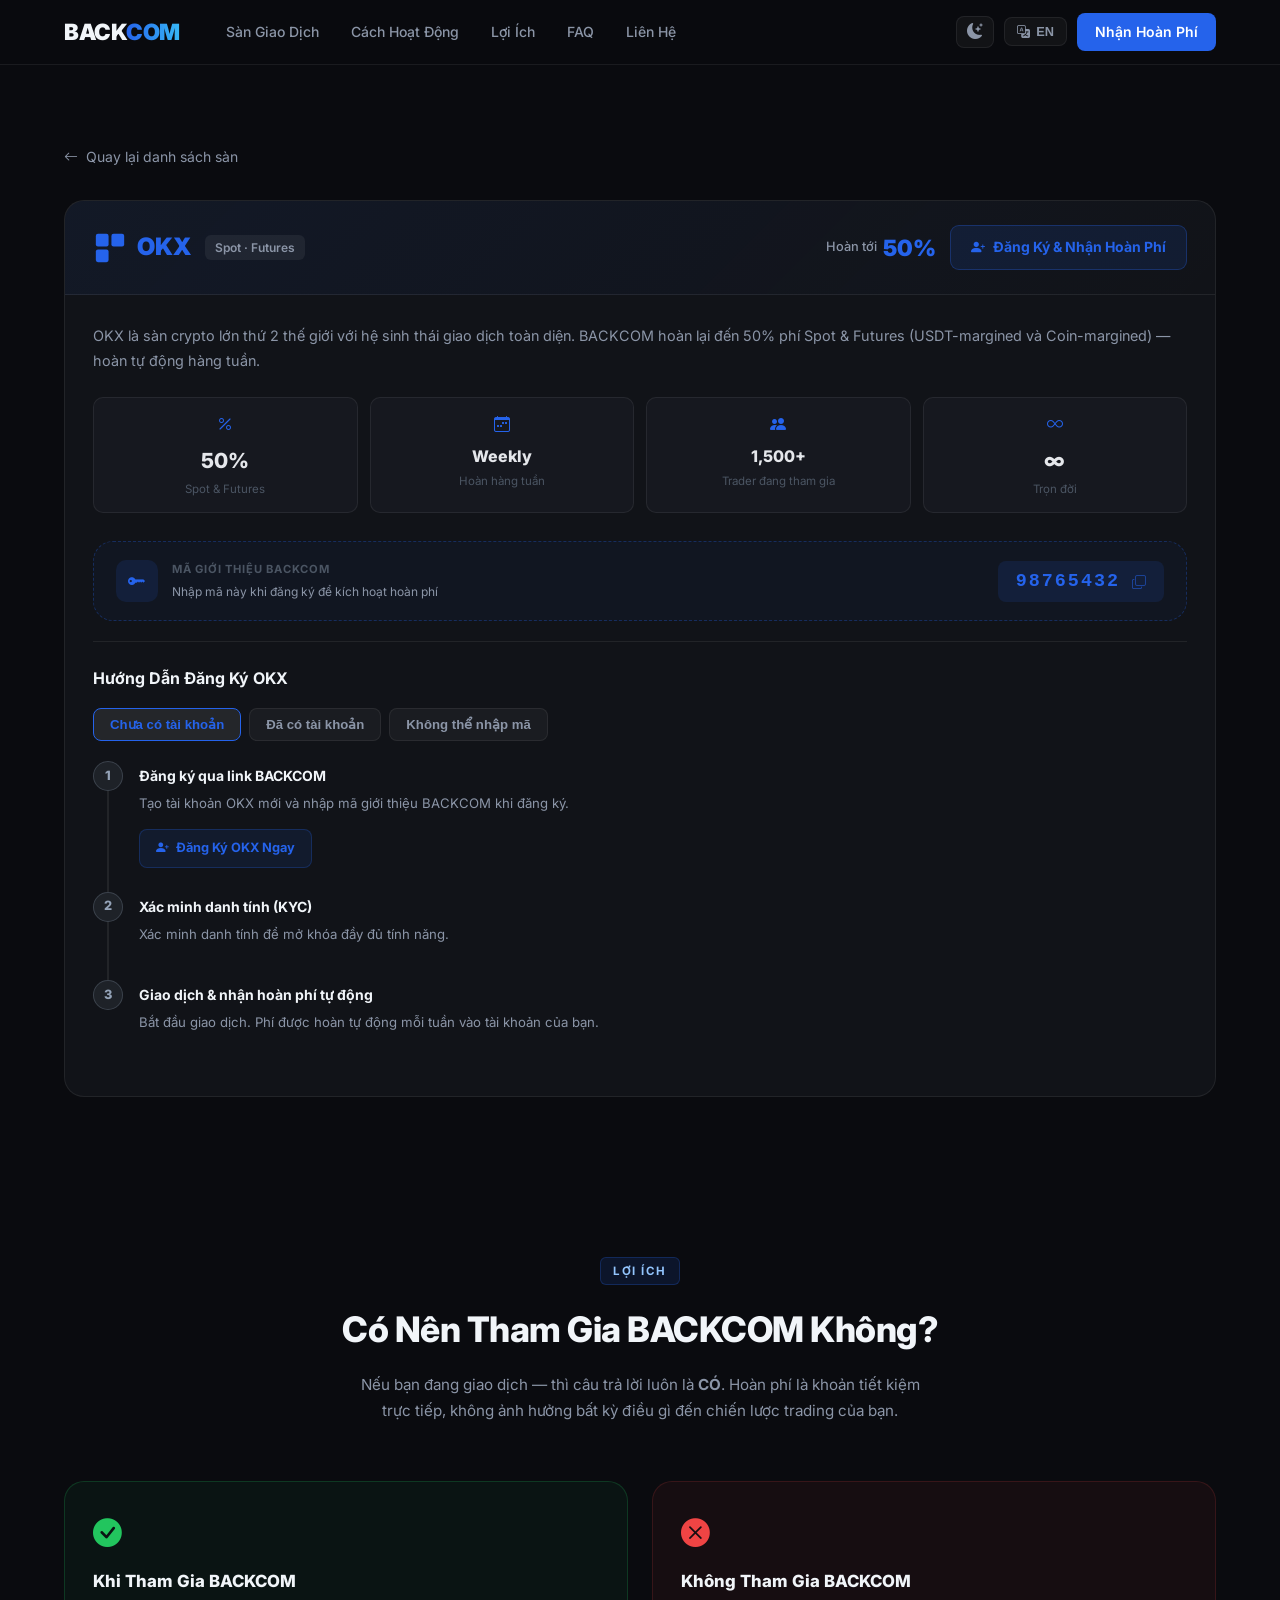
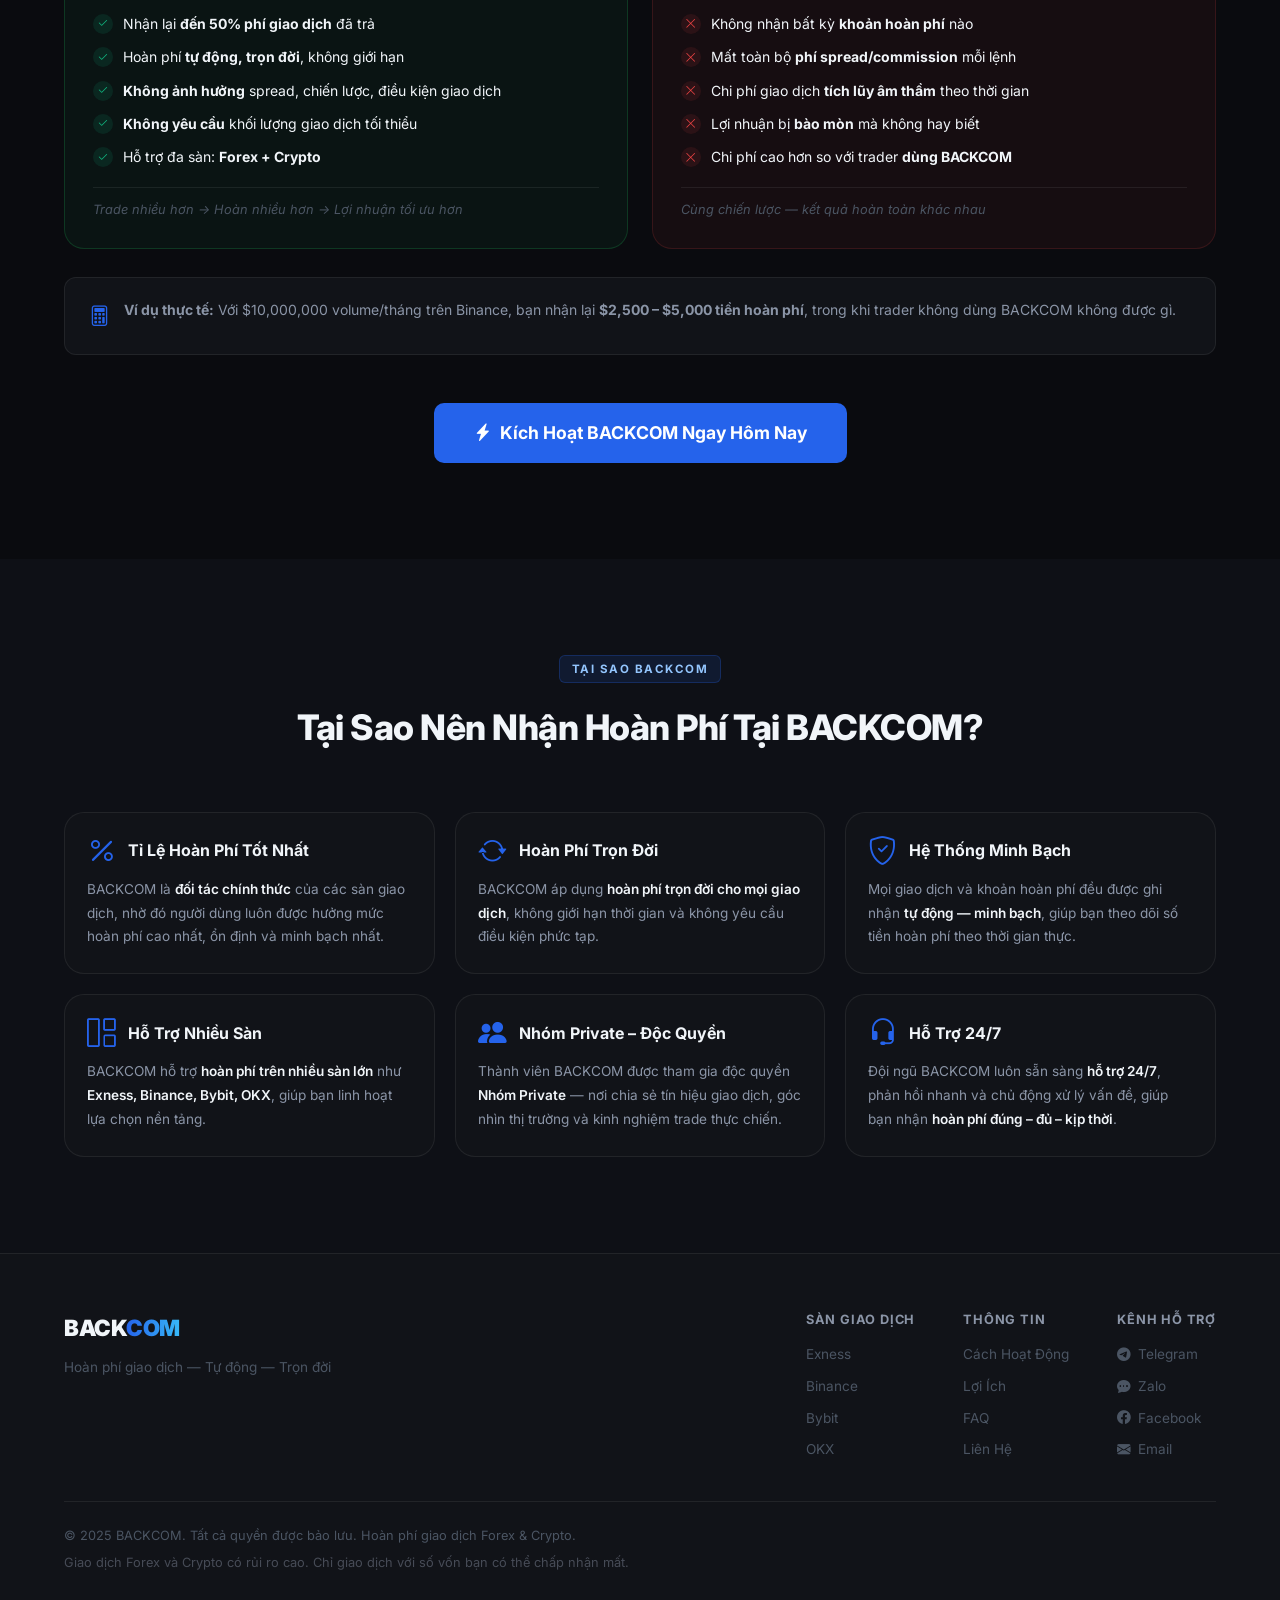
<file: brokers/okx.html>
<!DOCTYPE html>
<html lang="vi">
<head>
  <meta charset="UTF-8">
  <meta name="viewport" content="width=device-width, initial-scale=1.0">
  <title>OKX – Hoàn Phí BACKCOM</title>
  <meta name="description" content="Hoàn phí OKX đến 50% phí Spot & Futures. Tự động hàng tuần, trọn đời, không điều kiện. Đăng ký qua BACKCOM ngay.">
  <link rel="stylesheet" href="https://cdn.jsdelivr.net/npm/bootstrap-icons@1.11.3/font/bootstrap-icons.min.css">
  <link rel="preconnect" href="https://fonts.googleapis.com">
  <link rel="preconnect" href="https://fonts.gstatic.com" crossorigin>
  <link href="https://fonts.googleapis.com/css2?family=Inter:wght@300;400;500;600;700;800;900&display=swap" rel="stylesheet">
  <link rel="stylesheet" href="../style.css">
  <script>
    if (localStorage.getItem('backcom-theme') === 'light') {
      document.documentElement.classList.add('light');
    }
  </script>
</head>
<body>

<!-- ===== SVG BROKER LOGO DEFS ===== -->
<svg style="display:none" aria-hidden="true">
  <defs>
    <symbol id="logo-exness" viewBox="0 0 24 24">
      <path d="M20.66 7A10 10 0 1 0 20.66 17" fill="none" stroke="currentColor" stroke-width="2.2" stroke-linecap="round"/>
      <line x1="2" y1="12" x2="20.5" y2="12" fill="none" stroke="currentColor" stroke-width="2.2" stroke-linecap="round"/>
    </symbol>
    <symbol id="logo-binance" viewBox="0 0 50 50">
      <polygon points="25,17 33,25 25,33 17,25" fill="currentColor"/>
      <polygon points="25,9 29,13 25,17 21,13" fill="currentColor"/>
      <polygon points="37,21 41,25 37,29 33,25" fill="currentColor"/>
      <polygon points="25,33 29,37 25,41 21,37" fill="currentColor"/>
      <polygon points="13,21 17,25 13,29 9,25" fill="currentColor"/>
    </symbol>
    <symbol id="logo-bybit" viewBox="0 0 24 24">
      <path d="M4 3h8.5a4.5 4.5 0 0 1 0 9H4V3zm0 9h9.5a5.5 5.5 0 0 1 0 11H4V12z" fill="currentColor"/>
    </symbol>
    <symbol id="logo-okx" viewBox="0 0 24 24">
      <rect x="2" y="2" width="9" height="9" rx="1.5" fill="currentColor"/>
      <rect x="13" y="2" width="9" height="9" rx="1.5" fill="currentColor"/>
      <rect x="2" y="13" width="9" height="9" rx="1.5" fill="currentColor"/>
    </symbol>
  </defs>
</svg>

<!-- ===== NAVBAR ===== -->
<nav class="navbar" id="navbar">
  <div class="nav-inner">
    <a href="../index.html" class="nav-logo">
      <span class="logo-back">BACK</span><span class="logo-com">COM</span>
    </a>
    <div class="nav-links">
      <a href="../index.html#brokers" class="nav-link vi-text">Sàn Giao Dịch</a>
      <a href="../index.html#brokers" class="nav-link en-text" style="display:none;">Brokers</a>
      <a href="../index.html#how-it-works" class="nav-link vi-text">Cách Hoạt Động</a>
      <a href="../index.html#how-it-works" class="nav-link en-text" style="display:none;">How It Works</a>
      <a href="../index.html#why-backcom" class="nav-link vi-text">Lợi Ích</a>
      <a href="../index.html#why-backcom" class="nav-link en-text" style="display:none;">Benefits</a>
      <a href="../index.html#faq" class="nav-link vi-text">FAQ</a>
      <a href="../index.html#faq" class="nav-link en-text" style="display:none;">FAQ</a>
      <a href="../index.html#contact" class="nav-link vi-text">Liên Hệ</a>
      <a href="../index.html#contact" class="nav-link en-text" style="display:none;">Contact</a>
    </div>
    <div class="nav-right">
      <button class="theme-toggle" id="themeToggle" onclick="toggleTheme()" title="Chuyển giao diện">
        <i class="bi bi-sun-fill icon-sun"></i>
        <i class="bi bi-moon-stars-fill icon-moon"></i>
      </button>
      <button class="lang-toggle" id="langToggle" onclick="toggleLang()">
        <i class="bi bi-translate"></i>
        <span id="langLabel">EN</span>
      </button>
      <a href="#" class="btn-nav-cta vi-text" data-broker="okx" data-action="register">Nhận Hoàn Phí</a>
      <a href="#" class="btn-nav-cta en-text" style="display:none;" data-broker="okx" data-action="register">Get Rebates</a>
      <button class="nav-hamburger" id="navHamburger" onclick="toggleMenu()">
        <i class="bi bi-list"></i>
      </button>
    </div>
  </div>
  <div class="nav-mobile" id="navMobile">
    <a href="../index.html#brokers" class="nav-mobile-link vi-text" onclick="toggleMenu()">Sàn Giao Dịch</a>
    <a href="../index.html#brokers" class="nav-mobile-link en-text" style="display:none;" onclick="toggleMenu()">Brokers</a>
    <a href="../index.html#how-it-works" class="nav-mobile-link vi-text" onclick="toggleMenu()">Cách Hoạt Động</a>
    <a href="../index.html#how-it-works" class="nav-mobile-link en-text" style="display:none;" onclick="toggleMenu()">How It Works</a>
    <a href="../index.html#why-backcom" class="nav-mobile-link vi-text" onclick="toggleMenu()">Lợi Ích</a>
    <a href="../index.html#why-backcom" class="nav-mobile-link en-text" style="display:none;" onclick="toggleMenu()">Benefits</a>
    <a href="../index.html#faq" class="nav-mobile-link vi-text" onclick="toggleMenu()">FAQ</a>
    <a href="../index.html#faq" class="nav-mobile-link en-text" style="display:none;" onclick="toggleMenu()">FAQ</a>
    <a href="../index.html#contact" class="nav-mobile-link vi-text" onclick="toggleMenu()">Liên Hệ</a>
    <a href="../index.html#contact" class="nav-mobile-link en-text" style="display:none;" onclick="toggleMenu()">Contact</a>
  </div>
</nav>

<!-- ===== BROKER DETAIL SECTION ===== -->
<section class="section" style="padding: 80px 0 40px;">
  <div class="container">

    <a href="../index.html#brokers" class="back-link">
      <i class="bi bi-arrow-left"></i>
      <span class="vi-text">Quay lại danh sách sàn</span>
      <span class="en-text" style="display:none;">Back to broker list</span>
    </a>

    <!-- BROKER HEADER -->
    <div class="broker-block broker-panel active-broker" id="broker-okx">
      <div class="broker-block-header okx-header">
        <div class="broker-block-left">
          <div class="broker-logo-wrap">
            <svg class="broker-logo-svg" aria-hidden="true"><use href="#logo-okx"/></svg>
            <span class="broker-logo-name">OKX</span>
          </div>
          <span class="broker-type-pill">Spot · Futures</span>
        </div>
        <div class="broker-block-right">
          <div class="broker-pct-badge okx-pct">
            <span class="vi-text">Hoàn tới</span>
            <span class="en-text" style="display:none;">Up to</span>
            <span class="pct-num">50%</span>
          </div>
          <a href="#" class="btn-broker okx-btn" data-broker="okx" data-action="register">
            <i class="bi bi-person-plus-fill"></i>
            <span class="vi-text">Đăng Ký & Nhận Hoàn Phí</span>
            <span class="en-text" style="display:none;">Register & Get Rebates</span>
          </a>
        </div>
      </div>
      <div class="broker-block-body">
        <div class="broker-desc vi-text">
          OKX là sàn crypto lớn thứ 2 thế giới với hệ sinh thái giao dịch toàn diện. BACKCOM hoàn lại đến 50% phí Spot &amp; Futures (USDT-margined và Coin-margined) — hoàn tự động hàng tuần.
        </div>
        <div class="broker-desc en-text" style="display:none;">
          OKX is the world's 2nd largest crypto exchange with a comprehensive trading ecosystem. BACKCOM rebates up to 50% of Spot &amp; Futures fees (USDT-margined and Coin-margined) — automatic weekly rebates.
        </div>
        <div class="broker-stats-row">
          <div class="broker-stat">
            <div class="bstat-icon okx-icon"><i class="bi bi-percent"></i></div>
            <div class="bstat-val" style="color:#e5e7eb;">50%</div>
            <div class="bstat-label">Spot & Futures</div>
          </div>
          <div class="broker-stat">
            <div class="bstat-icon okx-icon"><i class="bi bi-calendar-week"></i></div>
            <div class="bstat-val" style="color:#e5e7eb;font-size:1rem;">Weekly</div>
            <div class="bstat-label vi-text">Hoàn hàng tuần</div>
            <div class="bstat-label en-text" style="display:none;">Weekly rebates</div>
          </div>
          <div class="broker-stat">
            <div class="bstat-icon okx-icon"><i class="bi bi-people-fill"></i></div>
            <div class="bstat-val" style="color:#e5e7eb;font-size:1rem;">1,500+</div>
            <div class="bstat-label vi-text">Trader đang tham gia</div>
            <div class="bstat-label en-text" style="display:none;">Traders joined</div>
          </div>
          <div class="broker-stat">
            <div class="bstat-icon okx-icon"><i class="bi bi-infinity"></i></div>
            <div class="bstat-val" style="color:#e5e7eb;">∞</div>
            <div class="bstat-label vi-text">Trọn đời</div>
            <div class="bstat-label en-text" style="display:none;">Lifetime</div>
          </div>
        </div>
        <div class="ref-bar">
          <div class="ref-bar-left">
            <div class="ref-bar-icon okx-icon"><i class="bi bi-key-fill"></i></div>
            <div>
              <div class="ref-bar-title vi-text">Mã giới thiệu BACKCOM</div>
              <div class="ref-bar-title en-text" style="display:none;">BACKCOM Referral Code</div>
              <div class="ref-bar-hint vi-text">Nhập mã này khi đăng ký để kích hoạt hoàn phí</div>
              <div class="ref-bar-hint en-text" style="display:none;">Enter this code when registering to activate rebates</div>
            </div>
          </div>
          <div class="ref-bar-right">
            <button class="ref-chip" data-copy-ref="okx" title="Sao chép mã">
              <span data-ref="okx"></span>
              <i class="bi bi-copy ref-chip-icon"></i>
            </button>
          </div>
        </div>
        <div class="reg-guide">
          <h3 class="reg-guide-title vi-text">Hướng Dẫn Đăng Ký OKX</h3>
          <h3 class="reg-guide-title en-text" style="display:none;">OKX Registration Guide</h3>
          <div class="reg-tabs">
            <button class="reg-tab active" onclick="switchTab('okx',1,this)">
              <span class="vi-text">Chưa có tài khoản</span>
              <span class="en-text" style="display:none;">New to OKX</span>
            </button>
            <button class="reg-tab" onclick="switchTab('okx',2,this)">
              <span class="vi-text">Đã có tài khoản</span>
              <span class="en-text" style="display:none;">Existing account</span>
            </button>
            <button class="reg-tab" onclick="switchTab('okx',3,this)">
              <span class="vi-text">Không thể nhập mã</span>
              <span class="en-text" style="display:none;">Cannot apply code</span>
            </button>
          </div>
          <div class="reg-panels">
            <div class="reg-panel active" id="okx-panel-1">
              <div class="timeline">
                <div class="t-step">
                  <div class="t-num okx-num">1</div>
                  <div class="t-body">
                    <div class="t-title vi-text">Đăng ký qua link BACKCOM</div>
                    <div class="t-title en-text" style="display:none;">Register via BACKCOM link</div>
                    <p class="t-desc vi-text">Tạo tài khoản OKX mới và nhập mã giới thiệu BACKCOM khi đăng ký.</p>
                    <p class="t-desc en-text" style="display:none;">Create a new OKX account and enter the BACKCOM referral code during registration.</p>
                    <a href="#" class="btn-step okx-btn-step" data-broker="okx" data-action="register">
                      <i class="bi bi-person-plus-fill"></i>
                      <span class="vi-text">Đăng Ký OKX Ngay</span>
                      <span class="en-text" style="display:none;">Register OKX Now</span>
                    </a>
                  </div>
                </div>
                <div class="t-step">
                  <div class="t-num okx-num">2</div>
                  <div class="t-body">
                    <div class="t-title vi-text">Xác minh danh tính (KYC)</div>
                    <div class="t-title en-text" style="display:none;">Complete KYC</div>
                    <p class="t-desc vi-text">Xác minh danh tính để mở khóa đầy đủ tính năng.</p>
                    <p class="t-desc en-text" style="display:none;">Verify your identity to unlock full features.</p>
                  </div>
                </div>
                <div class="t-step last">
                  <div class="t-num okx-num">3</div>
                  <div class="t-body">
                    <div class="t-title vi-text">Giao dịch & nhận hoàn phí tự động</div>
                    <div class="t-title en-text" style="display:none;">Trade & receive automatic rebates</div>
                    <p class="t-desc vi-text">Bắt đầu giao dịch. Phí được hoàn tự động mỗi tuần vào tài khoản của bạn.</p>
                    <p class="t-desc en-text" style="display:none;">Start trading. Fees are automatically rebated weekly to your account.</p>
                  </div>
                </div>
              </div>
            </div>
            <div class="reg-panel" id="okx-panel-2">
              <div class="reg-note-box">
                <i class="bi bi-info-circle-fill"></i>
                <span class="vi-text">Áp dụng khi tài khoản <strong>chưa đăng ký dưới bất kỳ mã giới thiệu nào</strong> trước đó. Nếu không thành công, thực hiện <strong>Tab 3</strong>.</span>
                <span class="en-text" style="display:none;">Applies when the account is <strong>not registered under any referral code</strong> previously. If unsuccessful, proceed to <strong>Tab 3</strong>.</span>
              </div>
              <div class="timeline">
                <div class="t-step">
                  <div class="t-num okx-num">1</div>
                  <div class="t-body">
                    <div class="t-title vi-text">Truy cập link nhập mã OKX</div>
                    <div class="t-title en-text" style="display:none;">Access OKX code application link</div>
                    <p class="t-desc vi-text">Đăng nhập vào tài khoản OKX hiện tại rồi truy cập link bên dưới để mở trang đăng ký broker mới.</p>
                    <p class="t-desc en-text" style="display:none;">Log into your existing OKX account, then access the link below to open the broker registration page.</p>
                    <a href="#" class="btn-step okx-btn-step" data-broker="okx" data-action="register">
                      <i class="bi bi-box-arrow-up-right"></i>
                      <span class="vi-text">Truy Cập Link Nhập Mã</span>
                      <span class="en-text" style="display:none;">Access Code Link</span>
                    </a>
                  </div>
                </div>
                <div class="t-step">
                  <div class="t-num okx-num">2</div>
                  <div class="t-body">
                    <div class="t-title vi-text">Nhập mã mới và lý do tham gia</div>
                    <div class="t-title en-text" style="display:none;">Enter new code and reason</div>
                    <p class="t-desc vi-text">Điền thông tin theo hướng dẫn:</p>
                    <p class="t-desc en-text" style="display:none;">Fill in the required information:</p>
                    <div class="t-code-row">
                      <span class="t-code-label vi-text">Mã Mới:</span>
                      <span class="t-code-label en-text" style="display:none;">New Code:</span>
                      <span class="t-code-val" data-ref="okx"></span>
                      <button class="t-code-copy" data-copy-ref="okx" title="Sao chép"><i class="bi bi-copy"></i></button>
                    </div>
                    <div class="t-code-row" style="margin-top:6px;">
                      <span class="t-code-label vi-text">Lý Do:</span>
                      <span class="t-code-label en-text" style="display:none;">Reason:</span>
                      <span class="t-code-val">I want to join Private Group</span>
                      <button class="t-code-copy" onclick="copyText('I want to join Private Group',this)" title="Sao chép"><i class="bi bi-copy"></i></button>
                    </div>
                  </div>
                </div>
                <div class="t-step last">
                  <div class="t-num okx-num">3</div>
                  <div class="t-body">
                    <div class="t-title vi-text">Bấm Submit và chờ kết quả</div>
                    <div class="t-title en-text" style="display:none;">Submit and wait for result</div>
                    <p class="t-desc vi-text">Kết quả xử lý trong ngày (~22h–23h). OKX thông báo qua App.</p>
                    <p class="t-desc en-text" style="display:none;">Result is processed same day (~10–11 PM). OKX will notify via App.</p>
                    <div class="reg-note-box warn-box" style="margin-top:10px;">
                      <i class="bi bi-exclamation-triangle-fill"></i>
                      <span class="vi-text">Nếu xuất hiện popup <strong>"Không thể tham gia ngay bây giờ"</strong> hoặc OKX không duyệt → thực hiện <strong>Tab 3</strong>.</span>
                      <span class="en-text" style="display:none;">If you see <strong>"Cannot join now"</strong> popup or OKX rejects → proceed to <strong>Tab 3</strong>.</span>
                    </div>
                  </div>
                </div>
              </div>
            </div>
            <div class="reg-panel" id="okx-panel-3">
              <div class="reg-note-box warn-box">
                <i class="bi bi-exclamation-triangle-fill"></i>
                <span class="vi-text">Áp dụng khi tài khoản cũ <strong>đã đăng ký dưới mã giới thiệu khác</strong> hoặc <strong>không thể nhập mã mới</strong> theo Tab 2. Cần tạo tài khoản OKX mới.</span>
                <span class="en-text" style="display:none;">Applies when old account is <strong>under another referral code</strong> or <strong>cannot apply new code</strong> per Tab 2. A new OKX account is required.</span>
              </div>
              <div class="timeline">
                <div class="t-step">
                  <div class="t-num okx-num">1</div>
                  <div class="t-body">
                    <div class="t-title vi-text">Chuyển tài sản & đóng tài khoản cũ</div>
                    <div class="t-title en-text" style="display:none;">Transfer assets & close old account</div>
                    <p class="t-desc vi-text">Chuyển toàn bộ tài sản sang sàn khác hoặc rút qua P2P. Sau đó <strong>"Đóng Tài Khoản"</strong> trong cài đặt OKX. Tiếp theo tạo tài khoản mới qua link BACKCOM — kiểm tra mã giới thiệu đã được nhập khi đăng ký.</p>
                    <p class="t-desc en-text" style="display:none;">Move all assets to another exchange or withdraw via P2P. Then do <strong>"Close Account"</strong> in OKX settings. Create a new account via BACKCOM link — ensure the referral code is entered during registration.</p>
                    <a href="#" class="btn-step okx-btn-step" data-broker="okx" data-action="register">
                      <i class="bi bi-person-plus-fill"></i>
                      <span class="vi-text">Đăng Ký Tài Khoản OKX Mới</span>
                      <span class="en-text" style="display:none;">Register New OKX Account</span>
                    </a>
                  </div>
                </div>
                <div class="t-step">
                  <div class="t-num okx-num">2</div>
                  <div class="t-body">
                    <div class="t-title vi-text">KYC bằng loại giấy tờ khác</div>
                    <div class="t-title en-text" style="display:none;">KYC with a different document</div>
                    <p class="t-desc vi-text">KYC tài khoản mới bằng <strong>loại giấy tờ khác với tài khoản cũ</strong>. Ví dụ: cũ dùng CCCD thì mới dùng Bằng Lái Xe hoặc Hộ Chiếu.</p>
                    <p class="t-desc en-text" style="display:none;">Complete KYC using a <strong>different document than the old account</strong>. E.g., if old used National ID, use Driver's License or Passport.</p>
                  </div>
                </div>
                <div class="t-step last">
                  <div class="t-num okx-num">3</div>
                  <div class="t-body">
                    <div class="t-title vi-text">Nạp tiền & giao dịch như bình thường</div>
                    <div class="t-title en-text" style="display:none;">Deposit & trade normally</div>
                    <p class="t-desc vi-text">Nạp tiền vào tài khoản và bắt đầu giao dịch để nhận hoàn phí tự động.</p>
                    <p class="t-desc en-text" style="display:none;">Deposit funds and start trading to receive automatic rebates.</p>
                  </div>
                </div>
              </div>
            </div>
          </div>
        </div>
      </div>
    </div>

  </div>
</section>

<!-- ===== WHY BACKCOM ===== -->
<section class="section" id="why-backcom">
  <div class="container">
    <div class="section-header">
      <div class="section-badge vi-text">LỢI ÍCH</div>
      <div class="section-badge en-text" style="display:none;">BENEFITS</div>
      <h2 class="section-title vi-text">Có Nên Tham Gia BACKCOM Không?</h2>
      <h2 class="section-title en-text" style="display:none;">Should You Join BACKCOM?</h2>
      <p class="section-subtitle vi-text">Nếu bạn đang giao dịch — thì câu trả lời luôn là <strong>CÓ</strong>. Hoàn phí là khoản tiết kiệm trực tiếp, không ảnh hưởng bất kỳ điều gì đến chiến lược trading của bạn.</p>
      <p class="section-subtitle en-text" style="display:none;">If you're trading — the answer is always <strong>YES</strong>. Rebates are direct savings with zero impact on your trading strategy.</p>
    </div>
    <div class="cmp-grid">
      <div class="cmp-box cmp-yes">
        <div class="cmp-icon-wrap yes-icon"><i class="bi bi-check-circle-fill"></i></div>
        <div class="cmp-title vi-text">Khi Tham Gia BACKCOM</div>
        <div class="cmp-title en-text" style="display:none;">With BACKCOM</div>
        <ul class="cmp-list">
          <li><i class="bi bi-check2"></i><span class="vi-text">Nhận lại <strong>đến 50% phí giao dịch</strong> đã trả</span><span class="en-text" style="display:none;">Get back <strong>up to 50% of trading fees</strong> paid</span></li>
          <li><i class="bi bi-check2"></i><span class="vi-text">Hoàn phí <strong>tự động, trọn đời</strong>, không giới hạn</span><span class="en-text" style="display:none;"><strong>Automatic, lifetime</strong> rebates — unlimited</span></li>
          <li><i class="bi bi-check2"></i><span class="vi-text"><strong>Không ảnh hưởng</strong> spread, chiến lược, điều kiện giao dịch</span><span class="en-text" style="display:none;"><strong>Zero impact</strong> on spreads, strategy, or trading conditions</span></li>
          <li><i class="bi bi-check2"></i><span class="vi-text"><strong>Không yêu cầu</strong> khối lượng giao dịch tối thiểu</span><span class="en-text" style="display:none;"><strong>No minimum</strong> trading volume required</span></li>
          <li><i class="bi bi-check2"></i><span class="vi-text">Hỗ trợ đa sàn: <strong>Forex + Crypto</strong></span><span class="en-text" style="display:none;">Multi-broker support: <strong>Forex + Crypto</strong></span></li>
        </ul>
        <div class="cmp-footer vi-text">Trade nhiều hơn → Hoàn nhiều hơn → Lợi nhuận tối ưu hơn</div>
        <div class="cmp-footer en-text" style="display:none;">Trade more → Earn more rebates → Optimize your profits</div>
      </div>
      <div class="cmp-box cmp-no">
        <div class="cmp-icon-wrap no-icon"><i class="bi bi-x-circle-fill"></i></div>
        <div class="cmp-title vi-text">Không Tham Gia BACKCOM</div>
        <div class="cmp-title en-text" style="display:none;">Without BACKCOM</div>
        <ul class="cmp-list">
          <li><i class="bi bi-x-lg"></i><span class="vi-text">Không nhận bất kỳ <strong>khoản hoàn phí</strong> nào</span><span class="en-text" style="display:none;">Receive <strong>zero rebates</strong> of any kind</span></li>
          <li><i class="bi bi-x-lg"></i><span class="vi-text">Mất toàn bộ <strong>phí spread/commission</strong> mỗi lệnh</span><span class="en-text" style="display:none;">Lose all <strong>spread/commission fees</strong> on every order</span></li>
          <li><i class="bi bi-x-lg"></i><span class="vi-text">Chi phí giao dịch <strong>tích lũy âm thầm</strong> theo thời gian</span><span class="en-text" style="display:none;">Trading costs silently <strong>accumulate</strong> over time</span></li>
          <li><i class="bi bi-x-lg"></i><span class="vi-text">Lợi nhuận bị <strong>bào mòn</strong> mà không hay biết</span><span class="en-text" style="display:none;">Profits are <strong>silently eroded</strong> without realizing</span></li>
          <li><i class="bi bi-x-lg"></i><span class="vi-text">Chi phí cao hơn so với trader <strong>dùng BACKCOM</strong></span><span class="en-text" style="display:none;">Higher costs than traders <strong>using BACKCOM</strong></span></li>
        </ul>
        <div class="cmp-footer vi-text">Cùng chiến lược — kết quả hoàn toàn khác nhau</div>
        <div class="cmp-footer en-text" style="display:none;">Same strategy — completely different results</div>
      </div>
    </div>
    <div class="example-box">
      <i class="bi bi-calculator" style="color:var(--accent);font-size:1.3rem;flex-shrink:0;"></i>
      <div>
        <p class="vi-text" style="margin:0;"><strong>Ví dụ thực tế:</strong> Với $10,000,000 volume/tháng trên Binance, bạn nhận lại <strong>$2,500 – $5,000 tiền hoàn phí</strong>, trong khi trader không dùng BACKCOM không được gì.</p>
        <p class="en-text" style="display:none;margin:0;"><strong>Real example:</strong> With $10M monthly volume on Binance, you earn back <strong>$2,500–$5,000 in rebates</strong>, while traders not using BACKCOM earn nothing.</p>
      </div>
    </div>
    <div style="text-align:center;margin-top:48px;">
      <a href="../index.html#brokers" class="btn-primary" style="font-size:1.1rem;padding:16px 40px;">
        <i class="bi bi-lightning-charge-fill"></i>
        <span class="vi-text">Kích Hoạt BACKCOM Ngay Hôm Nay</span>
        <span class="en-text" style="display:none;">Activate BACKCOM Today</span>
      </a>
    </div>
  </div>
</section>

<!-- ===== FEATURES ===== -->
<section class="section section-alt" id="features">
  <div class="container">
    <div class="section-header">
      <div class="section-badge vi-text">TẠI SAO BACKCOM</div>
      <div class="section-badge en-text" style="display:none;">WHY BACKCOM</div>
      <h2 class="section-title vi-text">Tại Sao Nên Nhận Hoàn Phí Tại BACKCOM?</h2>
      <h2 class="section-title en-text" style="display:none;">Why Choose BACKCOM For Rebates?</h2>
    </div>
    <div class="feat-grid">
      <div class="feat-card">
        <div class="feat-head"><div class="feat-icon"><i class="bi bi-percent"></i></div><div class="feat-title vi-text">Tỉ Lệ Hoàn Phí Tốt Nhất</div><div class="feat-title en-text" style="display:none;">Best Rebate Rate</div></div>
        <p class="feat-desc vi-text">BACKCOM là <strong>đối tác chính thức</strong> của các sàn giao dịch, nhờ đó người dùng luôn được hưởng mức hoàn phí cao nhất, ổn định và minh bạch nhất.</p>
        <p class="feat-desc en-text" style="display:none;">BACKCOM is an <strong>official broker partner</strong>, giving you the highest, most stable and transparent rebate rates available.</p>
      </div>
      <div class="feat-card">
        <div class="feat-head"><div class="feat-icon"><i class="bi bi-arrow-repeat"></i></div><div class="feat-title vi-text">Hoàn Phí Trọn Đời</div><div class="feat-title en-text" style="display:none;">Lifetime Rebates</div></div>
        <p class="feat-desc vi-text">BACKCOM áp dụng <strong>hoàn phí trọn đời cho mọi giao dịch</strong>, không giới hạn thời gian và không yêu cầu điều kiện phức tạp.</p>
        <p class="feat-desc en-text" style="display:none;">BACKCOM provides <strong>lifetime rebates on every trade</strong> — no time limits, no complex conditions.</p>
      </div>
      <div class="feat-card">
        <div class="feat-head"><div class="feat-icon"><i class="bi bi-shield-check"></i></div><div class="feat-title vi-text">Hệ Thống Minh Bạch</div><div class="feat-title en-text" style="display:none;">Transparent System</div></div>
        <p class="feat-desc vi-text">Mọi giao dịch và khoản hoàn phí đều được ghi nhận <strong>tự động — minh bạch</strong>, giúp bạn theo dõi số tiền hoàn phí theo thời gian thực.</p>
        <p class="feat-desc en-text" style="display:none;">Every trade and rebate is logged <strong>automatically and transparently</strong> — track your earnings in real time.</p>
      </div>
      <div class="feat-card">
        <div class="feat-head"><div class="feat-icon"><i class="bi bi-grid-1x2"></i></div><div class="feat-title vi-text">Hỗ Trợ Nhiều Sàn</div><div class="feat-title en-text" style="display:none;">Multi-Broker Support</div></div>
        <p class="feat-desc vi-text">BACKCOM hỗ trợ <strong>hoàn phí trên nhiều sàn lớn</strong> như <strong>Exness, Binance, Bybit, OKX</strong>, giúp bạn linh hoạt lựa chọn nền tảng.</p>
        <p class="feat-desc en-text" style="display:none;">BACKCOM supports <strong>rebates across major brokers</strong> including <strong>Exness, Binance, Bybit, OKX</strong>.</p>
      </div>
      <div class="feat-card">
        <div class="feat-head"><div class="feat-icon"><i class="bi bi-people-fill"></i></div><div class="feat-title vi-text">Nhóm Private – Độc Quyền</div><div class="feat-title en-text" style="display:none;">Exclusive Private Group</div></div>
        <p class="feat-desc vi-text">Thành viên BACKCOM được tham gia độc quyền <strong>Nhóm Private</strong> — nơi chia sẻ tín hiệu giao dịch, góc nhìn thị trường và kinh nghiệm trade thực chiến.</p>
        <p class="feat-desc en-text" style="display:none;">BACKCOM members get exclusive access to the <strong>Private Group</strong> — trading signals, market insights, and real trading experience.</p>
      </div>
      <div class="feat-card">
        <div class="feat-head"><div class="feat-icon"><i class="bi bi-headset"></i></div><div class="feat-title vi-text">Hỗ Trợ 24/7</div><div class="feat-title en-text" style="display:none;">24/7 Support</div></div>
        <p class="feat-desc vi-text">Đội ngũ BACKCOM luôn sẵn sàng <strong>hỗ trợ 24/7</strong>, phản hồi nhanh và chủ động xử lý vấn đề, giúp bạn nhận <strong>hoàn phí đúng – đủ – kịp thời</strong>.</p>
        <p class="feat-desc en-text" style="display:none;">BACKCOM's team is available <strong>24/7</strong> — responding fast so you receive rebates <strong>accurately and on time</strong>.</p>
      </div>
    </div>
  </div>
</section>

<!-- ===== FOOTER ===== -->
<footer class="footer">
  <div class="container">
    <div class="footer-inner">
      <div class="footer-brand">
        <div class="nav-logo" style="margin-bottom:12px;">
          <span class="logo-back">BACK</span><span class="logo-com">COM</span>
        </div>
        <p class="footer-tagline vi-text">Hoàn phí giao dịch — Tự động — Trọn đời</p>
        <p class="footer-tagline en-text" style="display:none;">Trading rebates — Automatic — Lifetime</p>
      </div>
      <div class="footer-links">
        <div class="footer-col">
          <div class="footer-col-title vi-text">Sàn Giao Dịch</div>
          <div class="footer-col-title en-text" style="display:none;">Brokers</div>
          <a href="exness.html" class="footer-link">Exness</a>
          <a href="binance.html" class="footer-link">Binance</a>
          <a href="bybit.html" class="footer-link">Bybit</a>
          <a href="okx.html" class="footer-link">OKX</a>
        </div>
        <div class="footer-col">
          <div class="footer-col-title vi-text">Thông Tin</div>
          <div class="footer-col-title en-text" style="display:none;">Information</div>
          <a href="../index.html#how-it-works" class="footer-link vi-text">Cách Hoạt Động</a>
          <a href="../index.html#how-it-works" class="footer-link en-text" style="display:none;">How It Works</a>
          <a href="../index.html#why-backcom" class="footer-link vi-text">Lợi Ích</a>
          <a href="../index.html#why-backcom" class="footer-link en-text" style="display:none;">Benefits</a>
          <a href="../index.html#faq" class="footer-link">FAQ</a>
          <a href="../index.html#contact" class="footer-link vi-text">Liên Hệ</a>
          <a href="../index.html#contact" class="footer-link en-text" style="display:none;">Contact</a>
        </div>
        <div class="footer-col">
          <div class="footer-col-title vi-text">Kênh Hỗ Trợ</div>
          <div class="footer-col-title en-text" style="display:none;">Support Channels</div>
          <a id="footer-telegram" href="#" target="_blank" rel="noopener noreferrer" class="footer-link footer-contact-link">
            <i class="bi bi-telegram"></i> Telegram
          </a>
          <a id="footer-zalo" href="#" target="_blank" rel="noopener noreferrer" class="footer-link footer-contact-link">
            <i class="bi bi-chat-dots-fill"></i> Zalo
          </a>
          <a id="footer-facebook" href="#" target="_blank" rel="noopener noreferrer" class="footer-link footer-contact-link">
            <i class="bi bi-facebook"></i> Facebook
          </a>
          <a id="footer-email" href="#" class="footer-link footer-contact-link">
            <i class="bi bi-envelope-fill"></i> Email
          </a>
        </div>
      </div>
    </div>
    <div class="footer-bottom">
      <p class="vi-text">© 2025 BACKCOM. Tất cả quyền được bảo lưu. Hoàn phí giao dịch Forex & Crypto.</p>
      <p class="en-text" style="display:none;">© 2025 BACKCOM. All rights reserved. Forex & Crypto trading rebates.</p>
      <p class="footer-disclaimer vi-text">Giao dịch Forex và Crypto có rủi ro cao. Chỉ giao dịch với số vốn bạn có thể chấp nhận mất.</p>
      <p class="footer-disclaimer en-text" style="display:none;">Forex and Crypto trading involves significant risk. Only trade with capital you can afford to lose.</p>
    </div>
  </div>
</footer>

<script src="../constants.js"></script>
<script src="../script.js"></script>
</body>
</html>
</file>
<file: style.css>
/* ===== RESET & BASE ===== */
*, *::before, *::after { box-sizing: border-box; margin: 0; padding: 0; }

:root {
  --bg: #0a0b0f;
  --bg-card: #111318;
  --bg-card2: #16181f;
  --bg-alt: #0e1016;
  --border: rgba(255,255,255,.07);
  --border-hover: rgba(255,255,255,.15);
  --text-main: #f1f5f9;
  --text-sub: #8b95a7;
  --text-muted: #4b5563;
  --accent: #2563eb;
  --accent-hover: #1d4ed8;
  --accent-glow: rgba(37,99,235,.2);
  --green: #22c55e;
  --red: #ef4444;
  --exness: #22c55e;
  --binance: #F0B90B;
  --bybit: #f97316;
  --okx: #e5e7eb;
  --radius: 12px;
  --radius-lg: 20px;
  --shadow: 0 4px 24px rgba(0,0,0,.4);
  --shadow-lg: 0 8px 48px rgba(0,0,0,.6);
  --transition: .2s ease;
  --navbar-bg: rgba(10,11,15,.92);
}

/* ===== LIGHT THEME ===== */
html.light {
  --bg: #f8fafc;
  --bg-card: #ffffff;
  --bg-card2: #f1f5f9;
  --bg-alt: #eef2f7;
  --border: rgba(0,0,0,.08);
  --border-hover: rgba(0,0,0,.18);
  --text-main: #0f172a;
  --text-sub: #475569;
  --text-muted: #94a3b8;
  --accent-glow: rgba(37,99,235,.15);
  --shadow: 0 4px 24px rgba(0,0,0,.08);
  --shadow-lg: 0 8px 48px rgba(0,0,0,.14);
  --navbar-bg: rgba(248,250,252,.93);
  --okx: #334155;
}

html { scroll-behavior: smooth; }

body {
  font-family: 'Inter', -apple-system, sans-serif;
  background: var(--bg);
  color: var(--text-main);
  line-height: 1.6;
  font-size: 15px;
  -webkit-font-smoothing: antialiased;
}

.container {
  max-width: 1200px;
  margin: 0 auto;
  padding: 0 24px;
}

a { text-decoration: none; color: inherit; }
img { max-width: 100%; }

/* ===== NAVBAR ===== */
.navbar {
  position: sticky;
  top: 0;
  z-index: 1000;
  background: var(--navbar-bg);
  backdrop-filter: blur(16px);
  border-bottom: 1px solid var(--border);
  transition: background .3s ease, border-color .3s ease;
}

.nav-inner {
  max-width: 1200px;
  margin: 0 auto;
  padding: 0 24px;
  height: 64px;
  display: flex;
  align-items: center;
  gap: 32px;
}

.nav-logo {
  font-size: 1.4rem;
  font-weight: 900;
  letter-spacing: -0.5px;
  flex-shrink: 0;
}
.logo-back { color: var(--text-main); }
.logo-com {
  background: linear-gradient(90deg, #2563eb 0%, #38bdf8 35%, #a78bfa 65%, #2563eb 100%);
  background-size: 300% auto;
  -webkit-background-clip: text;
  -webkit-text-fill-color: transparent;
  background-clip: text;
  color: transparent;
  animation: gradientShift 3s linear infinite;
}

.nav-links {
  display: flex;
  align-items: center;
  gap: 4px;
  flex: 1;
}

.nav-link {
  padding: 6px 14px;
  border-radius: 8px;
  font-size: .875rem;
  font-weight: 500;
  color: var(--text-sub);
  transition: var(--transition);
}
.nav-link:hover { color: var(--text-main); background: rgba(255,255,255,.06); }
.nav-link.active { color: var(--accent); background: rgba(37,99,235,.1); font-weight: 600; }
html.light .nav-link:hover { background: rgba(0,0,0,.05); }
html.light .nav-link.active { background: rgba(37,99,235,.08); }

.nav-right {
  display: flex;
  align-items: center;
  gap: 10px;
}

.lang-toggle,
.theme-toggle {
  display: flex;
  align-items: center;
  gap: 6px;
  padding: 6px 12px;
  border-radius: 8px;
  background: rgba(128,128,128,.08);
  border: 1px solid var(--border);
  color: var(--text-sub);
  font-size: .8rem;
  font-weight: 600;
  cursor: pointer;
}
.lang-toggle:hover,
.theme-toggle:hover { color: var(--text-main); border-color: var(--border-hover); }

.theme-toggle { font-size: 1rem; padding: 6px 10px; }
.theme-toggle .icon-sun  { display: none; }
.theme-toggle .icon-moon { display: inline; }
html.light .theme-toggle .icon-sun  { display: inline; }
html.light .theme-toggle .icon-moon { display: none; }

.btn-nav-cta {
  padding: 8px 18px;
  border-radius: 8px;
  background: var(--accent);
  color: #fff;
  font-size: .875rem;
  font-weight: 600;
  transition: var(--transition);
}
.btn-nav-cta:hover { background: var(--accent-hover); transform: translateY(-1px); }

.nav-hamburger {
  display: none;
  align-items: center;
  justify-content: center;
  width: 36px;
  height: 36px;
  border-radius: 8px;
  background: rgba(255,255,255,.06);
  border: 1px solid var(--border);
  color: var(--text-main);
  font-size: 1.2rem;
  cursor: pointer;
}

.nav-mobile {
  display: none;
  flex-direction: column;
  padding: 12px 24px 16px;
  border-top: 1px solid var(--border);
  gap: 4px;
}
.nav-mobile.open { display: flex; }

.nav-mobile-link {
  padding: 10px 14px;
  border-radius: 8px;
  font-size: .9rem;
  font-weight: 500;
  color: var(--text-sub);
  transition: var(--transition);
}
.nav-mobile-link:hover { color: var(--text-main); background: rgba(255,255,255,.06); }

/* ===== HERO ===== */
.hero {
  position: relative;
  padding: 96px 0 80px;
  overflow: hidden;
}

.hero-bg-glow {
  position: absolute;
  top: -200px;
  left: 50%;
  transform: translateX(-50%);
  width: 900px;
  height: 600px;
  background: radial-gradient(ellipse at center, rgba(37,99,235,.12) 0%, transparent 65%);
  pointer-events: none;
}

.hero-inner {
  display: grid;
  grid-template-columns: 1fr 1fr;
  gap: 64px;
  align-items: center;
}

.hero-badge {
  display: inline-flex;
  align-items: center;
  gap: 8px;
  padding: 6px 14px;
  border-radius: 100px;
  background: rgba(37,99,235,.12);
  border: 1px solid rgba(37,99,235,.3);
  color: #93c5fd;
  font-size: .8rem;
  font-weight: 600;
  margin-bottom: 24px;
}

.hero-title {
  font-size: clamp(2rem, 4vw, 3rem);
  font-weight: 900;
  line-height: 1.15;
  letter-spacing: -1px;
  margin-bottom: 20px;
}
.accent-text { color: var(--accent); }

.hero-desc {
  font-size: 1.05rem;
  color: var(--text-sub);
  line-height: 1.75;
  margin-bottom: 32px;
}

.hero-actions {
  display: flex;
  gap: 12px;
  flex-wrap: wrap;
  margin-bottom: 28px;
}

.btn-primary {
  display: inline-flex;
  align-items: center;
  gap: 8px;
  padding: 13px 28px;
  border-radius: 10px;
  background: var(--accent);
  color: #fff;
  font-weight: 700;
  font-size: .95rem;
  transition: var(--transition);
}
.btn-primary:hover { background: var(--accent-hover); transform: translateY(-2px); box-shadow: 0 8px 24px var(--accent-glow); }

.btn-outline {
  display: inline-flex;
  align-items: center;
  gap: 8px;
  padding: 13px 24px;
  border-radius: 10px;
  border: 1px solid var(--border-hover);
  color: var(--text-sub);
  font-weight: 600;
  font-size: .95rem;
  transition: var(--transition);
}
.btn-outline:hover { color: var(--text-main); border-color: var(--accent); }

.hero-trust {
  display: flex;
  align-items: center;
  gap: 12px;
  font-size: .825rem;
  color: var(--text-sub);
}
.trust-item { display: flex; align-items: center; gap: 5px; }
.trust-sep { color: var(--text-muted); }
.text-green { color: var(--green); }

/* Hero Card */
.hero-right { display: flex; justify-content: center; }

.hero-card {
  background: var(--bg-card);
  border: 1px solid var(--border);
  border-radius: var(--radius-lg);
  padding: 28px;
  width: 100%;
  max-width: 400px;
  box-shadow: var(--shadow-lg);
}

.hero-card-header {
  display: flex;
  align-items: center;
  gap: 8px;
  margin-bottom: 20px;
  font-size: .85rem;
  color: var(--text-sub);
}
.hc-brand { font-weight: 900; font-size: 1rem; color: var(--accent); }
.hc-sep { color: var(--text-muted); }
.hc-multi { font-weight: 600; }

.hc-brokers { display: flex; flex-direction: column; gap: 10px; margin-bottom: 20px; }
.hc-broker-row { display: flex; gap: 10px; }

.hc-broker-pill {
  flex: 1;
  display: flex;
  justify-content: space-between;
  align-items: center;
  padding: 10px 14px;
  border-radius: 10px;
  border: 1px solid var(--border);
}
.exness-pill  { border-color: rgba(34,197,94,.25); background: rgba(34,197,94,.07); }
.binance-pill { border-color: rgba(240,185,11,.25); background: rgba(240,185,11,.07); }
.bybit-pill   { border-color: rgba(249,115,22,.25); background: rgba(249,115,22,.07); }
.okx-pill     { border-color: rgba(229,231,235,.15); background: rgba(229,231,235,.05); }

.hc-broker-name { font-weight: 700; font-size: .875rem; }
.hc-broker-pct  { font-weight: 800; font-size: .875rem; color: var(--accent); }

.hc-divider { height: 1px; background: var(--border); margin-bottom: 16px; }

.hc-stats-row { display: flex; justify-content: space-between; margin-bottom: 16px; }
.hc-stat { text-align: center; }
.hc-stat-val { font-size: 1.1rem; font-weight: 800; color: var(--text-main); }
.hc-stat-label { font-size: .72rem; color: var(--text-muted); margin-top: 2px; }
.hc-stat-sep { width: 1px; background: var(--border); }

.hc-pulse {
  display: flex;
  align-items: center;
  gap: 8px;
  font-size: .775rem;
  color: var(--text-muted);
}
.pulse-dot {
  width: 8px; height: 8px;
  border-radius: 50%;
  background: var(--green);
  animation: pulse 1.5s infinite;
  flex-shrink: 0;
}
@keyframes pulse {
  0%,100% { opacity: 1; transform: scale(1); }
  50%      { opacity: .5; transform: scale(.8); }
}

/* ===== STATS BAR ===== */
.stats-bar {
  background: var(--bg-card);
  border-top: 1px solid var(--border);
  border-bottom: 1px solid var(--border);
  padding: 40px 0;
}
.stats-grid {
  display: grid;
  grid-template-columns: repeat(4, 1fr);
  gap: 32px;
}
.stat-box { text-align: center; }
.stat-icon { font-size: 1.5rem; color: var(--accent); margin-bottom: 8px; }
.stat-val  { font-size: 1.6rem; font-weight: 900; margin-bottom: 4px; }
.stat-label { font-size: .8rem; color: var(--text-sub); }

/* ===== SECTIONS ===== */
.section { padding: 96px 0; }
.section-alt { background: var(--bg-alt); }

.section-header { text-align: center; margin-bottom: 56px; }
.section-badge {
  display: inline-block;
  padding: 4px 12px;
  border-radius: 6px;
  background: rgba(37,99,235,.12);
  border: 1px solid rgba(37,99,235,.25);
  color: #93c5fd;
  font-size: .72rem;
  font-weight: 700;
  letter-spacing: 1.5px;
  margin-bottom: 16px;
}
.section-title {
  font-size: clamp(1.6rem, 3vw, 2.2rem);
  font-weight: 800;
  letter-spacing: -0.5px;
  margin-bottom: 14px;
}
.section-subtitle {
  font-size: .95rem;
  color: var(--text-sub);
  max-width: 580px;
  margin: 0 auto;
  line-height: 1.75;
}

/* ===== STEPS ===== */
.steps-grid {
  display: flex;
  align-items: flex-start;
  gap: 0;
}
.step-card {
  flex: 1;
  background: var(--bg-card);
  border: 1px solid var(--border);
  border-radius: var(--radius-lg);
  padding: 32px 28px;
  position: relative;
  overflow: hidden;
  transition: var(--transition);
}

.step-card:hover {
  border-color: rgba(37,99,235,.5);
  transform: translateY(-6px);
  box-shadow: 0 8px 24px rgba(37,99,235,.08), 0 2px 6px rgba(0,0,0,.12);
}
.step-card:hover .step-num {
  color: rgba(37,99,235,1);
  text-shadow: 0 0 20px rgba(37,99,235,.5);
}
.step-card:hover .step-icon {
  transform: scale(1.2) rotate(-8deg);
  filter: drop-shadow(0 0 8px rgba(37,99,235,.6));
}
.step-card:hover .step-title { color: var(--accent); }
.step-card:hover .step-desc  { color: var(--text-main); }

.step-arrow {
  display: flex;
  align-items: center;
  justify-content: center;
  flex-shrink: 0;
  width: 40px;
  color: var(--text-muted);
  font-size: 1.2rem;
  margin-top: 40px;
}
.step-head {
  display: flex;
  align-items: center;
  gap: 10px;
  margin-bottom: 14px;
}
.step-num {
  font-size: 2.2rem;
  font-weight: 900;
  color: rgba(37,99,235,.75);
  letter-spacing: -2px;
  line-height: 1;
  transition: color .3s ease, text-shadow .3s ease;
  margin-bottom: 12px;
}
.step-icon {
  font-size: 1.6rem;
  color: var(--accent);
  transition: transform .35s cubic-bezier(.34,1.56,.64,1), filter .3s ease;
}
.step-title {
  font-size: 1rem;
  font-weight: 700;
  margin-bottom: 0;
  line-height: 1.4;
  transition: color .3s ease;
}
.step-desc {
  font-size: .875rem;
  color: var(--text-sub);
  line-height: 1.7;
  transition: color .3s ease;
}

/* ===== BROKER SELECTOR TABS ===== */
.broker-selector {
  display: flex;
  gap: 10px;
  margin-bottom: 24px;
  background: var(--bg-card);
  border: 1px solid var(--border);
  border-radius: var(--radius-lg);
  padding: 8px;
  flex-wrap: wrap;
}

.broker-sel-btn {
  flex: 1;
  min-width: 130px;
  display: flex;
  flex-direction: column;
  align-items: center;
  gap: 4px;
  padding: 14px 16px;
  border-radius: 12px;
  border: 1px solid transparent;
  background: transparent;
  cursor: pointer;
  color: var(--text-main);
  transition: background .18s, border-color .18s, transform .18s;
  position: relative;
}
.broker-sel-btn:hover {
  background: rgba(255,255,255,.05);
  transform: translateY(-1px);
}
.broker-sel-btn.active {
  background: var(--bg-card2);
  border-color: var(--border-hover);
  box-shadow: 0 2px 12px rgba(0,0,0,.25);
}

.bsel-icon {
  width: 22px;
  height: 22px;
  color: var(--accent);
  flex-shrink: 0;
}
.bsel-logo {
  font-size: 1rem;
  font-weight: 900;
  line-height: 1;
  color: var(--text-sub);
}
.broker-sel-btn.active .bsel-logo { color: var(--text-main); }
.broker-sel-btn.active .bsel-icon { opacity: 1; }
.bsel-icon { opacity: .7; }
.broker-sel-btn:hover .bsel-icon { opacity: 1; }
.broker-sel-btn:hover .bsel-logo { color: var(--text-main); }
.bsel-type {
  font-size: .7rem;
  color: var(--text-muted);
  font-weight: 500;
}
.bsel-pct {
  font-size: .8rem;
  font-weight: 800;
  padding: 1px 8px;
  border-radius: 20px;
  background: rgba(255,255,255,.06);
  margin-top: 2px;
  color: var(--accent);
}

/* Active indicator — unified accent */
.broker-sel-btn.active::after {
  content: '';
  position: absolute;
  bottom: -9px;
  left: 50%;
  transform: translateX(-50%);
  width: 32px;
  height: 3px;
  border-radius: 2px;
  background: var(--accent);
  opacity: .8;
}

/* Broker panels show/hide */
.broker-panel { display: none; }
.broker-panel.active-broker { display: block; }

html.light .broker-sel-btn:hover { background: rgba(0,0,0,.04); }
html.light .broker-sel-btn.active { background: var(--bg-card2); box-shadow: 0 2px 10px rgba(0,0,0,.07); }

/* ===== BROKER BLOCKS ===== */
.broker-block {
  background: var(--bg-card);
  border: 1px solid var(--border);
  border-radius: var(--radius-lg);
  overflow: hidden;
  margin-bottom: 24px;
}

.broker-block-header {
  display: flex;
  align-items: center;
  justify-content: space-between;
  padding: 24px 28px;
  border-bottom: 1px solid var(--border);
  gap: 16px;
  flex-wrap: wrap;
}
.broker-block-left { display: flex; align-items: center; gap: 14px; }
.broker-block-right { display: flex; align-items: center; gap: 14px; flex-wrap: wrap; }

.exness-header, .binance-header, .bybit-header, .okx-header {
  background: linear-gradient(135deg, rgba(37,99,235,.07), transparent);
}

.broker-logo-wrap {
  display: flex;
  align-items: center;
  gap: 10px;
}
.broker-logo-img {
  height: 40px; width: 40px;
  object-fit: contain; border-radius: 10px;
}
.broker-logo-svg {
  width: 34px;
  height: 34px;
  color: var(--accent);
  flex-shrink: 0;
}
.broker-logo-name {
  font-size: 1.5rem;
  font-weight: 900;
  color: var(--accent);
}

.broker-type-pill {
  padding: 3px 10px;
  border-radius: 6px;
  background: rgba(255,255,255,.06);
  font-size: .75rem;
  font-weight: 600;
  color: var(--text-sub);
}

.broker-pct-badge {
  display: flex;
  align-items: center;
  gap: 6px;
  font-size: .8rem;
  color: var(--text-sub);
  font-weight: 500;
}
.pct-num { font-size: 1.4rem; font-weight: 900; }
.pct-num { color: var(--accent); }

/* ===== REF CODE BAR ===== */
.ref-bar {
  display: flex;
  align-items: center;
  justify-content: space-between;
  gap: 20px;
  padding: 18px 22px;
  border-radius: var(--radius-lg);
  border: 1.5px dashed var(--border);
  background: var(--bg-card2);
  margin: 20px 0;
  flex-wrap: wrap;
}
.ref-bar-left {
  display: flex;
  align-items: center;
  gap: 14px;
}
.ref-bar-icon {
  width: 42px;
  height: 42px;
  border-radius: 10px;
  display: flex;
  align-items: center;
  justify-content: center;
  font-size: 1.1rem;
  flex-shrink: 0;
}
.ref-bar-title {
  font-size: .7rem;
  font-weight: 700;
  color: var(--text-muted);
  margin-bottom: 3px;
  text-transform: uppercase;
  letter-spacing: .8px;
}
.ref-bar-hint {
  font-size: .75rem;
  color: var(--text-sub);
}
.ref-bar-right {
  display: flex;
  align-items: center;
  gap: 10px;
  flex-shrink: 0;
}
.ref-chip {
  display: inline-flex;
  align-items: center;
  gap: 12px;
  padding: 10px 18px;
  border-radius: 8px;
  font-size: 1.15rem;
  font-weight: 900;
  letter-spacing: 2px;
  font-family: 'Courier New', monospace;
  cursor: pointer;
  border: none;
  transition: opacity .15s, transform .1s;
}
.ref-chip:hover { opacity: .85; transform: scale(1.02); }
.ref-chip:active { transform: scale(.98); }
.ref-chip-icon {
  font-size: .85rem;
  opacity: .6;
  font-family: 'bootstrap-icons';
  letter-spacing: 0;
  font-weight: 400;
}
.ref-chip:hover .ref-chip-icon { opacity: 1; }

.ref-bar { border-color: rgba(37,99,235,.3); background: rgba(37,99,235,.04); }
.ref-bar-icon { background: rgba(37,99,235,.12); color: var(--accent); }
.ref-chip { background: rgba(37,99,235,.12); color: var(--accent); }

html.light .exness-ref-bar  { background: rgba(34,197,94,.04); }
html.light .binance-ref-bar { background: rgba(240,185,11,.04); }
html.light .bybit-ref-bar   { background: rgba(249,115,22,.04); }
html.light .okx-ref-bar     { background: rgba(148,163,184,.05); }

.btn-broker {
  display: inline-flex;
  align-items: center;
  gap: 8px;
  padding: 10px 20px;
  border-radius: 9px;
  font-weight: 700;
  font-size: .875rem;
  transition: var(--transition);
  white-space: nowrap;
}
.exness-btn, .binance-btn, .bybit-btn, .okx-btn {
  background: rgba(37,99,235,.12);
  color: var(--accent);
  border: 1px solid rgba(37,99,235,.3);
}
.exness-btn:hover, .binance-btn:hover, .bybit-btn:hover, .okx-btn:hover {
  background: var(--accent);
  color: #fff;
}

.broker-block-body { padding: 28px; }

.broker-desc {
  font-size: .9rem;
  color: var(--text-sub);
  line-height: 1.75;
  margin-bottom: 24px;
}

/* Broker Stats Row */
.broker-stats-row {
  display: flex;
  gap: 12px;
  margin-bottom: 28px;
  flex-wrap: wrap;
}
.broker-stat {
  flex: 1;
  min-width: 100px;
  background: var(--bg-card2);
  border: 1px solid var(--border);
  border-radius: 10px;
  padding: 14px 16px;
  text-align: center;
}
.bstat-icon { font-size: 1rem; margin-bottom: 6px; color: var(--accent); }
.bstat-val  { font-size: 1.3rem; font-weight: 800; margin-bottom: 3px; }
.bstat-label { font-size: .72rem; color: var(--text-muted); }

/* Mechanism Flow */
.mech-flow {
  display: flex;
  align-items: center;
  gap: 16px;
  padding: 20px 24px;
  background: var(--bg-card2);
  border: 1px solid var(--border);
  border-radius: 12px;
  margin-bottom: 28px;
  flex-wrap: wrap;
  justify-content: center;
}
.mech-src {
  text-align: center;
  padding: 12px 20px;
  border-radius: 10px;
  border: 1px solid var(--border);
}
.binance-mech { background: rgba(240,185,11,.06); border-color: rgba(240,185,11,.2); }
.backcom-mech { background: rgba(37,99,235,.08); border-color: rgba(37,99,235,.25); }
.mech-pct { font-size: 1.6rem; font-weight: 900; }
.mech-name { font-size: .75rem; color: var(--text-sub); margin-top: 4px; }
.mech-op { font-size: 1.8rem; font-weight: 900; color: var(--text-muted); }
.mech-total { text-align: center; padding: 12px 24px; background: rgba(37,99,235,.1); border: 2px solid rgba(37,99,235,.4); border-radius: 10px; }
.mech-total-num { font-size: 2rem; font-weight: 900; color: var(--accent); }
.mech-total-sub { font-size: .75rem; color: var(--text-sub); margin-top: 4px; }

/* Registration Guide */
.reg-guide {
  border-top: 1px solid var(--border);
  padding-top: 24px;
  margin-top: 4px;
}
.reg-guide-title {
  font-size: 1rem;
  font-weight: 700;
  margin-bottom: 16px;
}

.reg-tabs {
  display: flex;
  gap: 8px;
  margin-bottom: 20px;
  flex-wrap: wrap;
}
.reg-tab {
  padding: 8px 16px;
  border-radius: 8px;
  background: rgba(255,255,255,.04);
  border: 1px solid var(--border);
  color: var(--text-sub);
  font-size: .825rem;
  font-weight: 600;
  cursor: pointer;
  transition: var(--transition);
}
.reg-tab.active,
.reg-tab:hover { color: var(--text-main); background: rgba(255,255,255,.08); border-color: var(--border-hover); }
.reg-tab.active { border-color: var(--accent); color: var(--accent); font-weight: 700; }

.reg-panels {}
.reg-panel { display: none; }
.reg-panel.active { display: block; }

/* Timeline */
.timeline { display: flex; flex-direction: column; gap: 0; }

.t-step {
  display: flex;
  gap: 16px;
  padding-bottom: 24px;
  position: relative;
}
.t-step:not(.last)::before {
  content: '';
  position: absolute;
  left: 14px;
  top: 30px;
  bottom: 0;
  width: 2px;
  background: var(--border);
}

.t-num {
  width: 30px;
  height: 30px;
  border-radius: 50%;
  display: flex;
  align-items: center;
  justify-content: center;
  font-size: .8rem;
  font-weight: 800;
  flex-shrink: 0;
  position: relative;
  z-index: 1;
}
.exness-num  { background: rgba(34,197,94,.15);  color: #4ade80;  border: 1px solid rgba(34,197,94,.4); }
.binance-num { background: rgba(240,185,11,.15); color: #fbbf24; border: 1px solid rgba(240,185,11,.4); }
.bybit-num   { background: rgba(249,115,22,.15); color: #fb923c; border: 1px solid rgba(249,115,22,.4); }
.okx-num     { background: rgba(148,163,184,.1); color: #94a3b8; border: 1px solid rgba(148,163,184,.25); }

.t-body { flex: 1; padding-top: 4px; }
.t-title { font-size: .875rem; font-weight: 700; margin-bottom: 6px; }
.t-desc  { font-size: .825rem; color: var(--text-sub); line-height: 1.65; margin-bottom: 10px; }
.t-code-row { display: flex; align-items: center; gap: 8px; background: rgba(37,99,235,.06); border: 1px solid rgba(37,99,235,.2); border-radius: 8px; padding: 8px 12px; margin-top: 8px; }
.t-code-label { font-size: .78rem; color: var(--text-sub); white-space: nowrap; }
.t-code-val { font-size: .88rem; font-weight: 700; font-family: monospace; color: var(--accent); flex: 1; }
.t-code-copy { background: none; border: none; color: var(--text-sub); cursor: pointer; padding: 2px 4px; border-radius: 4px; }
.t-code-copy:hover { color: var(--accent); }

.btn-step {
  display: inline-flex;
  align-items: center;
  gap: 7px;
  padding: 8px 16px;
  border-radius: 8px;
  font-size: .8rem;
  font-weight: 700;
  transition: var(--transition);
  margin-top: 4px;
}
.exness-btn-step, .binance-btn-step, .bybit-btn-step, .okx-btn-step {
  background: rgba(37,99,235,.1);
  color: var(--accent);
  border: 1px solid rgba(37,99,235,.25);
}
.exness-btn-step:hover, .binance-btn-step:hover, .bybit-btn-step:hover, .okx-btn-step:hover {
  background: var(--accent);
  color: #fff;
}

.reg-note-box {
  display: flex;
  align-items: flex-start;
  gap: 10px;
  padding: 12px 16px;
  border-radius: 8px;
  background: rgba(37,99,235,.08);
  border: 1px solid rgba(37,99,235,.2);
  font-size: .82rem;
  color: var(--text-sub);
  margin-bottom: 16px;
  line-height: 1.6;
}
.reg-note-box i { color: var(--accent); flex-shrink: 0; margin-top: 1px; }
.warn-box { background: rgba(245,158,11,.07); border-color: rgba(245,158,11,.25); }
.warn-box i { color: #f59e0b; }

/* ===== FEATURES GRID ===== */
.feat-grid {
  display: grid;
  grid-template-columns: repeat(3, 1fr);
  gap: 20px;
}
.feat-card {
  background: var(--bg-card);
  border: 1px solid var(--border);
  border-radius: var(--radius-lg);
  padding: 24px 22px;
  transition: border-color .2s, transform .2s, box-shadow .2s;
}
.feat-card:hover {
  border-color: rgba(37,99,235,.4);
  transform: translateY(-4px);
  box-shadow: 0 8px 30px rgba(37,99,235,.12);
}
.feat-head {
  display: flex;
  align-items: center;
  gap: 12px;
  margin-bottom: 12px;
}
.feat-icon {
  font-size: 1.8rem;
  color: var(--accent);
  line-height: 1;
  flex-shrink: 0;
}
.feat-title {
  font-size: 1rem;
  font-weight: 700;
  color: var(--text-main);
  flex: 1;
}
.feat-desc {
  font-size: .85rem;
  color: var(--text-sub);
  line-height: 1.75;
  margin: 0;
}
.feat-desc strong { color: var(--text-main); font-weight: 600; }

html.light .feat-card { background: var(--bg-card); border-color: var(--border); }

/* ===== COMPARISON ===== */
.cmp-grid {
  display: grid;
  grid-template-columns: 1fr 1fr;
  gap: 24px;
  margin-bottom: 28px;
}

.cmp-box {
  padding: 28px;
  border-radius: var(--radius-lg);
  border: 1px solid var(--border);
}
.cmp-yes { background: rgba(34,197,94,.05); border-color: rgba(34,197,94,.2); }
.cmp-no  { background: rgba(239,68,68,.05);  border-color: rgba(239,68,68,.15); }

.cmp-icon-wrap { font-size: 1.8rem; margin-bottom: 12px; }
.yes-icon { color: var(--green); }
.no-icon  { color: var(--red); }

.cmp-title { font-size: 1.05rem; font-weight: 800; margin-bottom: 18px; }

.cmp-list { list-style: none; display: flex; flex-direction: column; gap: 11px; margin-bottom: 18px; }
.cmp-list li { display: flex; gap: 10px; align-items: flex-start; font-size: .875rem; line-height: 1.6; }
.cmp-list li i {
  flex-shrink: 0;
  width: 20px;
  height: 20px;
  border-radius: 50%;
  display: flex;
  align-items: center;
  justify-content: center;
  font-size: .72rem;
  margin-top: 1px;
}
.cmp-yes .cmp-list li i { background: rgba(16,185,129,.12); color: #10b981; }
.cmp-no  .cmp-list li i { background: rgba(239,68,68,.1);   color: #ef4444; }

.cmp-footer {
  font-size: .8rem;
  color: var(--text-muted);
  font-style: italic;
  border-top: 1px solid var(--border);
  padding-top: 12px;
}

.example-box {
  display: flex;
  align-items: flex-start;
  gap: 14px;
  padding: 20px 24px;
  background: var(--bg-card);
  border: 1px solid var(--border);
  border-radius: 12px;
  font-size: .875rem;
  line-height: 1.7;
  color: var(--text-sub);
}

/* ===== FAQ ===== */
.faq-list { max-width: 720px; margin: 0 auto; display: flex; flex-direction: column; gap: 8px; }

.faq-item {
  background: var(--bg-card);
  border: 1px solid var(--border);
  border-radius: var(--radius);
  overflow: hidden;
  cursor: pointer;
  transition: border-color .2s, box-shadow .2s, transform .2s;
}
.faq-item:hover {
  border-color: rgba(37,99,235,.4);
  box-shadow: 0 4px 20px rgba(37,99,235,.08);
  transform: translateY(-2px);
}
.faq-item:hover .faq-q { color: var(--accent); }
.faq-item:hover .faq-arrow { color: var(--accent); }

.faq-item.open {
  border-color: rgba(37,99,235,.45);
  box-shadow: 0 4px 24px rgba(37,99,235,.1);
}
.faq-item.open .faq-q { color: var(--accent); }

.faq-q {
  display: flex;
  align-items: center;
  justify-content: space-between;
  padding: 18px 20px;
  font-weight: 600;
  font-size: .9rem;
  gap: 12px;
  transition: color .2s;
}
.faq-arrow {
  flex-shrink: 0;
  color: var(--text-muted);
  transition: transform .25s, color .2s;
  width: 20px;
  height: 20px;
  border-radius: 50%;
  display: flex;
  align-items: center;
  justify-content: center;
}
.faq-item.open .faq-arrow {
  transform: rotate(-180deg);
  color: var(--accent);
  background: rgba(37,99,235,.1);
}

.faq-a {
  padding: 0 20px;
  font-size: .875rem;
  color: var(--text-sub);
  line-height: 1.75;
  border-top: 1px solid rgba(37,99,235,.12);
}

/* ===== CTA SECTION ===== */
.cta-section {
  background: linear-gradient(135deg, rgba(37,99,235,.12) 0%, rgba(37,99,235,.04) 100%);
  border-top: 1px solid rgba(37,99,235,.2);
  border-bottom: 1px solid var(--border);
  padding: 80px 0;
}
.cta-inner { text-align: center; }
.cta-title { font-size: clamp(1.5rem, 3vw, 2rem); font-weight: 900; margin-bottom: 14px; }
.cta-desc { font-size: .95rem; color: var(--text-sub); margin-bottom: 36px; max-width: 520px; margin-left: auto; margin-right: auto; line-height: 1.75; }

.cta-btns {
  display: flex;
  gap: 12px;
  justify-content: center;
  flex-wrap: wrap;
}
.btn-cta-broker {
  display: inline-flex;
  align-items: center;
  gap: 10px;
  padding: 13px 24px;
  border-radius: 10px;
  font-weight: 800;
  font-size: .9rem;
  transition: var(--transition);
  border: 1px solid transparent;
}
.cta-pct {
  padding: 2px 8px;
  border-radius: 6px;
  font-size: .75rem;
  background: rgba(255,255,255,.15);
}

.exness-cta, .binance-cta, .bybit-cta, .okx-cta {
  background: rgba(37,99,235,.1);
  color: var(--accent);
  border-color: rgba(37,99,235,.25);
}
.exness-cta:hover, .binance-cta:hover, .bybit-cta:hover, .okx-cta:hover {
  background: var(--accent);
  color: #fff;
  transform: translateY(-2px);
}

/* ===== FOOTER ===== */
.footer {
  background: var(--bg-card);
  border-top: 1px solid var(--border);
  padding: 56px 0 32px;
}
.footer-inner {
  display: flex;
  justify-content: space-between;
  gap: 48px;
  margin-bottom: 40px;
  flex-wrap: wrap;
}
.footer-tagline { font-size: .85rem; color: var(--text-muted); }
.footer-links { display: flex; gap: 48px; flex-wrap: wrap; }
.footer-col { display: flex; flex-direction: column; gap: 10px; }
.footer-col-title { font-size: .8rem; font-weight: 700; color: var(--text-sub); text-transform: uppercase; letter-spacing: .8px; margin-bottom: 4px; }
.footer-link { font-size: .85rem; color: var(--text-muted); transition: var(--transition); }
.footer-link:hover { color: var(--text-main); }
.footer-bottom { border-top: 1px solid var(--border); padding-top: 24px; }
.footer-bottom p { font-size: .8rem; color: var(--text-muted); margin-bottom: 6px; }
.footer-disclaimer { font-size: .75rem; color: rgba(107,114,128,.6) !important; }

/* ===== CONTACT ===== */
.contact-grid {
  display: grid;
  grid-template-columns: repeat(4, 1fr);
  gap: 16px;
  margin-bottom: 24px;
}

.contact-card {
  display: flex;
  flex-direction: column;
  align-items: center;
  text-align: center;
  gap: 12px;
  padding: 28px 20px 24px;
  border-radius: var(--radius-lg);
  border: 1px solid var(--border);
  background: var(--bg-card);
  cursor: pointer;
  transition: transform .18s, border-color .18s, box-shadow .18s;
  text-decoration: none;
  color: inherit;
  position: relative;
}
.contact-card:hover {
  transform: translateY(-4px);
  box-shadow: var(--shadow);
}

.contact-icon {
  width: 52px;
  height: 52px;
  border-radius: 14px;
  display: flex;
  align-items: center;
  justify-content: center;
  font-size: 1.5rem;
  flex-shrink: 0;
}
.telegram-card { border-color: rgba(40,168,234,.2); }
.telegram-card:hover { border-color: rgba(40,168,234,.5); }
.telegram-icon { background: rgba(40,168,234,.12); color: #29a8ea; }

.zalo-card { border-color: rgba(0,104,255,.2); }
.zalo-card:hover { border-color: rgba(0,104,255,.45); }
.zalo-icon { background: rgba(0,104,255,.1); color: #0068ff; }

.facebook-card { border-color: rgba(24,119,242,.2); }
.facebook-card:hover { border-color: rgba(24,119,242,.45); }
.facebook-icon { background: rgba(24,119,242,.1); color: #1877f2; }

.email-card { border-color: rgba(37,99,235,.2); }
.email-card:hover { border-color: rgba(37,99,235,.45); }
.email-icon { background: rgba(37,99,235,.1); color: var(--accent); }

.contact-body { width: 100%; }
.contact-name {
  font-size: .72rem;
  font-weight: 700;
  color: var(--text-muted);
  text-transform: uppercase;
  letter-spacing: 1px;
  margin-bottom: 6px;
}
.contact-handle {
  font-size: .9rem;
  font-weight: 700;
  color: var(--text-main);
  margin-bottom: 5px;
  word-break: break-all;
}
.contact-desc {
  font-size: .75rem;
  color: var(--text-muted);
  line-height: 1.5;
}

.contact-arrow {
  position: absolute;
  top: 14px;
  right: 14px;
  font-size: .85rem;
  color: var(--text-muted);
  opacity: 0;
  transition: opacity .18s, transform .18s;
}
.contact-card:hover .contact-arrow {
  opacity: 1;
  transform: translate(2px, -2px);
}

.contact-note {
  display: flex;
  align-items: center;
  gap: 10px;
  padding: 14px 20px;
  background: var(--bg-card);
  border: 1px solid var(--border);
  border-radius: 10px;
  font-size: .85rem;
  color: var(--text-sub);
}
.contact-note i { color: var(--accent); flex-shrink: 0; }

.footer-contact-link {
  display: flex;
  align-items: center;
  gap: 7px;
}

html.light .contact-card { box-shadow: 0 1px 6px rgba(0,0,0,.05); }
html.light .contact-card:hover { box-shadow: 0 4px 16px rgba(0,0,0,.1); }

/* ===== LIGHT MODE OVERRIDES ===== */
html.light .hero-badge {
  background: rgba(37,99,235,.1);
  border-color: rgba(37,99,235,.25);
}
html.light .section-badge {
  background: rgba(37,99,235,.08);
  border-color: rgba(37,99,235,.2);
}
html.light .hc-broker-pill {
  border-color: var(--border);
  background: var(--bg-card2);
}
html.light .exness-pill  { border-color: rgba(34,197,94,.3);  background: rgba(34,197,94,.06); }
html.light .binance-pill { border-color: rgba(240,185,11,.3); background: rgba(240,185,11,.06); }
html.light .bybit-pill   { border-color: rgba(249,115,22,.3); background: rgba(249,115,22,.06); }
html.light .okx-pill     { border-color: rgba(51,65,85,.2);   background: rgba(51,65,85,.05); }
html.light .hvc-brand-row { color: var(--text-main); }
html.light .step-card { background: var(--bg-card); }
html.light .broker-block { box-shadow: 0 2px 12px rgba(0,0,0,.06); }
html.light .exness-header, html.light .binance-header,
html.light .bybit-header,  html.light .okx-header {
  background: linear-gradient(135deg, rgba(37,99,235,.05), transparent);
}
html.light .cmp-yes { background: rgba(34,197,94,.04); }
html.light .cmp-no  { background: rgba(239,68,68,.04); }
html.light .mech-flow { background: var(--bg-card2); }
html.light .reg-note-box { background: rgba(37,99,235,.06); }
html.light .warn-box { background: rgba(245,158,11,.06); }
html.light .example-box { background: var(--bg-card2); }
html.light .faq-item:hover { background: var(--bg-card2); border-color: rgba(37,99,235,.35); }
html.light .cta-section {
  background: linear-gradient(135deg, rgba(37,99,235,.07) 0%, rgba(37,99,235,.02) 100%);
  border-color: rgba(37,99,235,.15);
}
html.light .footer { background: var(--bg-card); }
html.light .lang-toggle,
html.light .theme-toggle { background: rgba(0,0,0,.05); }
html.light .btn-outline { color: var(--text-sub); }
html.light .btn-outline:hover { color: var(--accent); }
html.light .reg-tab { background: rgba(0,0,0,.04); }
html.light .reg-tab.active,
html.light .reg-tab:hover { background: rgba(0,0,0,.07); }
html.light .hero-card { box-shadow: 0 8px 40px rgba(0,0,0,.1); }
html.light .hc-pulse { color: var(--text-muted); }
html.light .nav-mobile { background: var(--bg-card); }
html.light .nav-mobile-link:hover { background: rgba(0,0,0,.05); }

/* ===== RESPONSIVE ===== */
@media (max-width: 900px) {
  .hero-inner { grid-template-columns: 1fr; gap: 48px; }
  .hero-right { order: -1; }
  .hero-card { max-width: 100%; }
  .stats-grid { grid-template-columns: repeat(2, 1fr); }
  .steps-grid { flex-direction: column; }
  .step-arrow { display: none; }
  .cmp-grid { grid-template-columns: 1fr; }
  .nav-links { display: none; }
  .nav-hamburger { display: flex; }
  .contact-grid { grid-template-columns: repeat(2, 1fr); }
  .feat-grid { grid-template-columns: repeat(2, 1fr); }
}

@media (max-width: 600px) {
  .hero { padding: 64px 0 56px; }
  .section { padding: 64px 0; }
  .stats-grid { grid-template-columns: 1fr 1fr; }
  .broker-block-header { flex-direction: column; align-items: flex-start; }
  .broker-stats-row { flex-direction: column; }
  .feat-grid { grid-template-columns: 1fr; }
  .broker-stat { min-width: auto; }
  .hc-stats-row { gap: 12px; }
  .mech-flow { flex-direction: column; }
  .footer-inner { flex-direction: column; }
  .hero-actions { flex-direction: column; }
  .btn-primary, .btn-outline { justify-content: center; }
}

/* ===== KEYFRAMES ===== */
@keyframes fadeUp {
  from { opacity: 0; transform: translateY(32px); }
  to   { opacity: 1; transform: translateY(0); }
}
@keyframes fadeLeft {
  from { opacity: 0; transform: translateX(-40px); }
  to   { opacity: 1; transform: translateX(0); }
}
@keyframes fadeRight {
  from { opacity: 0; transform: translateX(40px); }
  to   { opacity: 1; transform: translateX(0); }
}
@keyframes scaleIn {
  from { opacity: 0; transform: scale(.88); }
  to   { opacity: 1; transform: scale(1); }
}
@keyframes floatY {
  0%, 100% { transform: translateY(0); }
  50%       { transform: translateY(-10px); }
}
@keyframes pulseGlow {
  0%, 100% { box-shadow: 0 0 0 0 rgba(37,99,235,.5), 0 8px 24px rgba(37,99,235,.25); }
  50%       { box-shadow: 0 0 0 8px rgba(37,99,235,.0), 0 8px 32px rgba(37,99,235,.45); }
}
@keyframes gradientShift {
  0%   { background-position: 0% 50%; }
  50%  { background-position: 100% 50%; }
  100% { background-position: 0% 50%; }
}
@keyframes orbPulse {
  0%, 100% { opacity: .4; transform: scale(1); }
  50%       { opacity: .7; transform: scale(1.08); }
}

/* ===== HERO ENHANCEMENTS ===== */
.hero-title .accent-text {
  background: linear-gradient(90deg, #2563eb 0%, #38bdf8 30%, #a78bfa 60%, #2563eb 100%);
  background-size: 300% auto;
  -webkit-background-clip: text;
  -webkit-text-fill-color: transparent;
  background-clip: text;
  color: transparent;
  animation: gradientShift 3s linear infinite;
}
.hero-card {
  animation: floatY 5s ease-in-out infinite;
}
.btn-primary {
  animation: pulseGlow 3s ease-in-out infinite;
}
.btn-primary:hover {
  animation: none;
}

/* Hero orb background */
.hero::before {
  content: '';
  position: absolute;
  top: -80px; left: 50%; transform: translateX(-50%);
  width: 600px; height: 600px;
  background: radial-gradient(circle, rgba(37,99,235,.12) 0%, transparent 65%);
  pointer-events: none;
  animation: orbPulse 6s ease-in-out infinite;
  z-index: 0;
}
.hero { position: relative; overflow: hidden; }
.hero .container { position: relative; z-index: 1; }

/* ===== SCROLL ANIMATION CLASSES ===== */
.anim-el {
  opacity: 0;
  transition: opacity .6s cubic-bezier(.22,1,.36,1), transform .6s cubic-bezier(.22,1,.36,1);
  transition-delay: var(--delay, 0ms);
}
.anim-up    { transform: translateY(36px); }
.anim-left  { transform: translateX(-40px); }
.anim-right { transform: translateX(40px); }
.anim-scale { transform: scale(.9); }
.anim-el.in-view {
  opacity: 1 !important;
  transform: none !important;
}

/* ===== FAQ SMOOTH HEIGHT ===== */
.faq-a {
  display: block !important;
  max-height: 0;
  overflow: hidden;
  padding-top: 0;
  padding-bottom: 0;
  transition: max-height .35s cubic-bezier(.22,1,.36,1), padding .3s ease, opacity .3s ease;
  opacity: 0;
}
.faq-item.open .faq-a {
  max-height: 600px;
  padding-top: 16px;
  padding-bottom: 18px;
  opacity: 1;
}

/* ===== BROKER LISTING (card grid) ===== */
.blist-tabs { display: flex; gap: 8px; margin-bottom: 28px; flex-wrap: wrap; }
.blist-tab {
  padding: 8px 20px; border-radius: 20px; border: 1px solid var(--border);
  background: transparent; color: var(--text-main); font-size: .875rem;
  font-weight: 700; cursor: pointer; transition: .2s;
}
.blist-tab:hover { border-color: var(--border-hover); color: var(--text-main); }
.blist-tab.active { background: var(--accent); color: #fff; border-color: var(--accent); }

.broker-cards-grid {
  display: grid;
  grid-template-columns: repeat(4, 1fr);
  gap: 20px;
}

.broker-card {
  background: var(--bg-card);
  border: 1px solid rgba(37,99,235,.22);
  border-radius: var(--radius-lg);
  overflow: hidden;
  text-decoration: none;
  color: inherit;
  display: flex;
  flex-direction: column;
  box-shadow: 0 2px 12px rgba(37,99,235,.06), 0 1px 3px rgba(0,0,0,.12);
  transition: border-color .25s, transform .25s, box-shadow .25s;
}
.broker-card:hover {
  border-color: rgba(37,99,235,.65);
  transform: translateY(-6px);
  box-shadow: 0 0 0 1px rgba(37,99,235,.35), 0 16px 40px rgba(37,99,235,.18), 0 4px 12px rgba(0,0,0,.15);
}
.bcard-logo-wrap {
  background: var(--bg-alt);
  display: flex; align-items: center; justify-content: center;
  padding: 28px;
  aspect-ratio: 16/9;
  position: relative; overflow: hidden;
}
.bcard-logo-wrap::before {
  content: '';
  position: absolute; inset: 0;
  background: radial-gradient(circle at center, var(--logo-glow, rgba(37,99,235,.08)) 0%, transparent 68%);
  pointer-events: none;
}
.bcard-logo-svg { width: 64px; height: 64px; color: var(--accent); position: relative; z-index: 1; }
.bcard-logo-img {
  height: 72px; width: 72px;
  object-fit: contain; border-radius: 14px;
  position: relative; z-index: 1;
}
.bcard-body { padding: 16px; flex: 1; }
.bcard-name { font-size: 1.1rem; font-weight: 800; margin-bottom: 12px; }
.bcard-meta { display: flex; flex-direction: column; gap: 6px; }
.bcard-row { display: flex; align-items: center; gap: 6px; font-size: .8rem; }
.bcard-lbl { color: var(--text-muted); min-width: 90px; }
.bcard-val { color: var(--text-sub); font-weight: 500; flex: 1; }
.bcard-code { font-family: monospace; color: var(--accent); font-weight: 700; }
.bcard-copy { background: none; border: none; color: var(--text-muted); cursor: pointer; padding: 2px 4px; }
.bcard-copy:hover { color: var(--accent); }
.bcard-footer {
  display: flex; align-items: center; justify-content: space-between;
  padding: 10px 16px;
  background: rgba(37,99,235,.06);
  border-top: 1px solid rgba(37,99,235,.12);
}
.bcard-footer-label { font-size: .8rem; color: var(--text-sub); }
.bcard-footer-pct { font-size: 1rem; font-weight: 800; color: var(--accent); }
.bcard-detail {
  display: flex; align-items: center; justify-content: center; gap: 2px;
  padding: 8px 16px;
  font-size: .78rem; font-weight: 600; color: var(--accent);
  border-top: 1px solid rgba(37,99,235,.1);
  transition: gap .2s ease, opacity .2s ease;
  opacity: .65;
}
.broker-card:hover .bcard-detail { gap: 6px; opacity: 1; }

@media (max-width: 900px) { .broker-cards-grid { grid-template-columns: repeat(2, 1fr); } }
@media (max-width: 500px) { .broker-cards-grid { grid-template-columns: 1fr; } }

/* ===== BROKER DETAIL BACK LINK ===== */
.back-link {
  display: inline-flex; align-items: center; gap: 8px;
  color: var(--text-sub); font-size: .875rem; text-decoration: none;
  margin-bottom: 32px; transition: color .2s;
}
.back-link:hover { color: var(--accent); }
</file>
